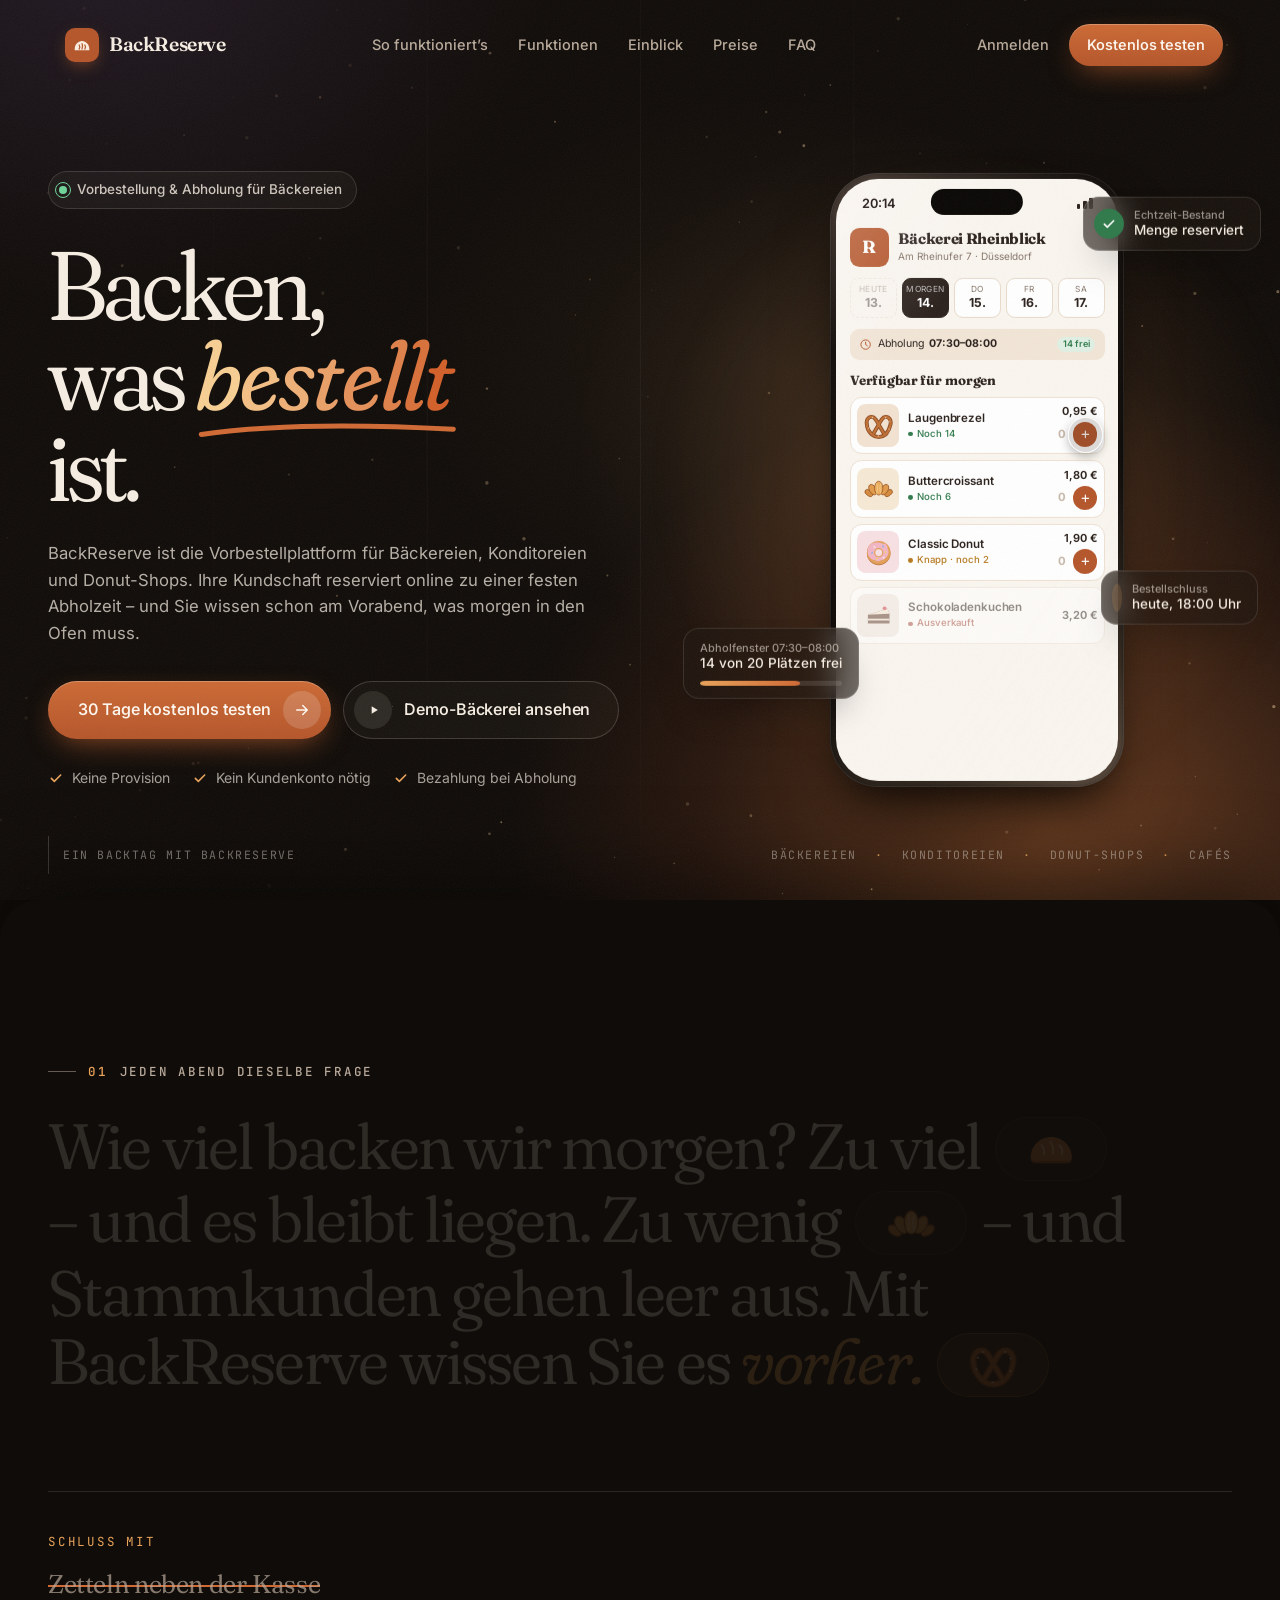
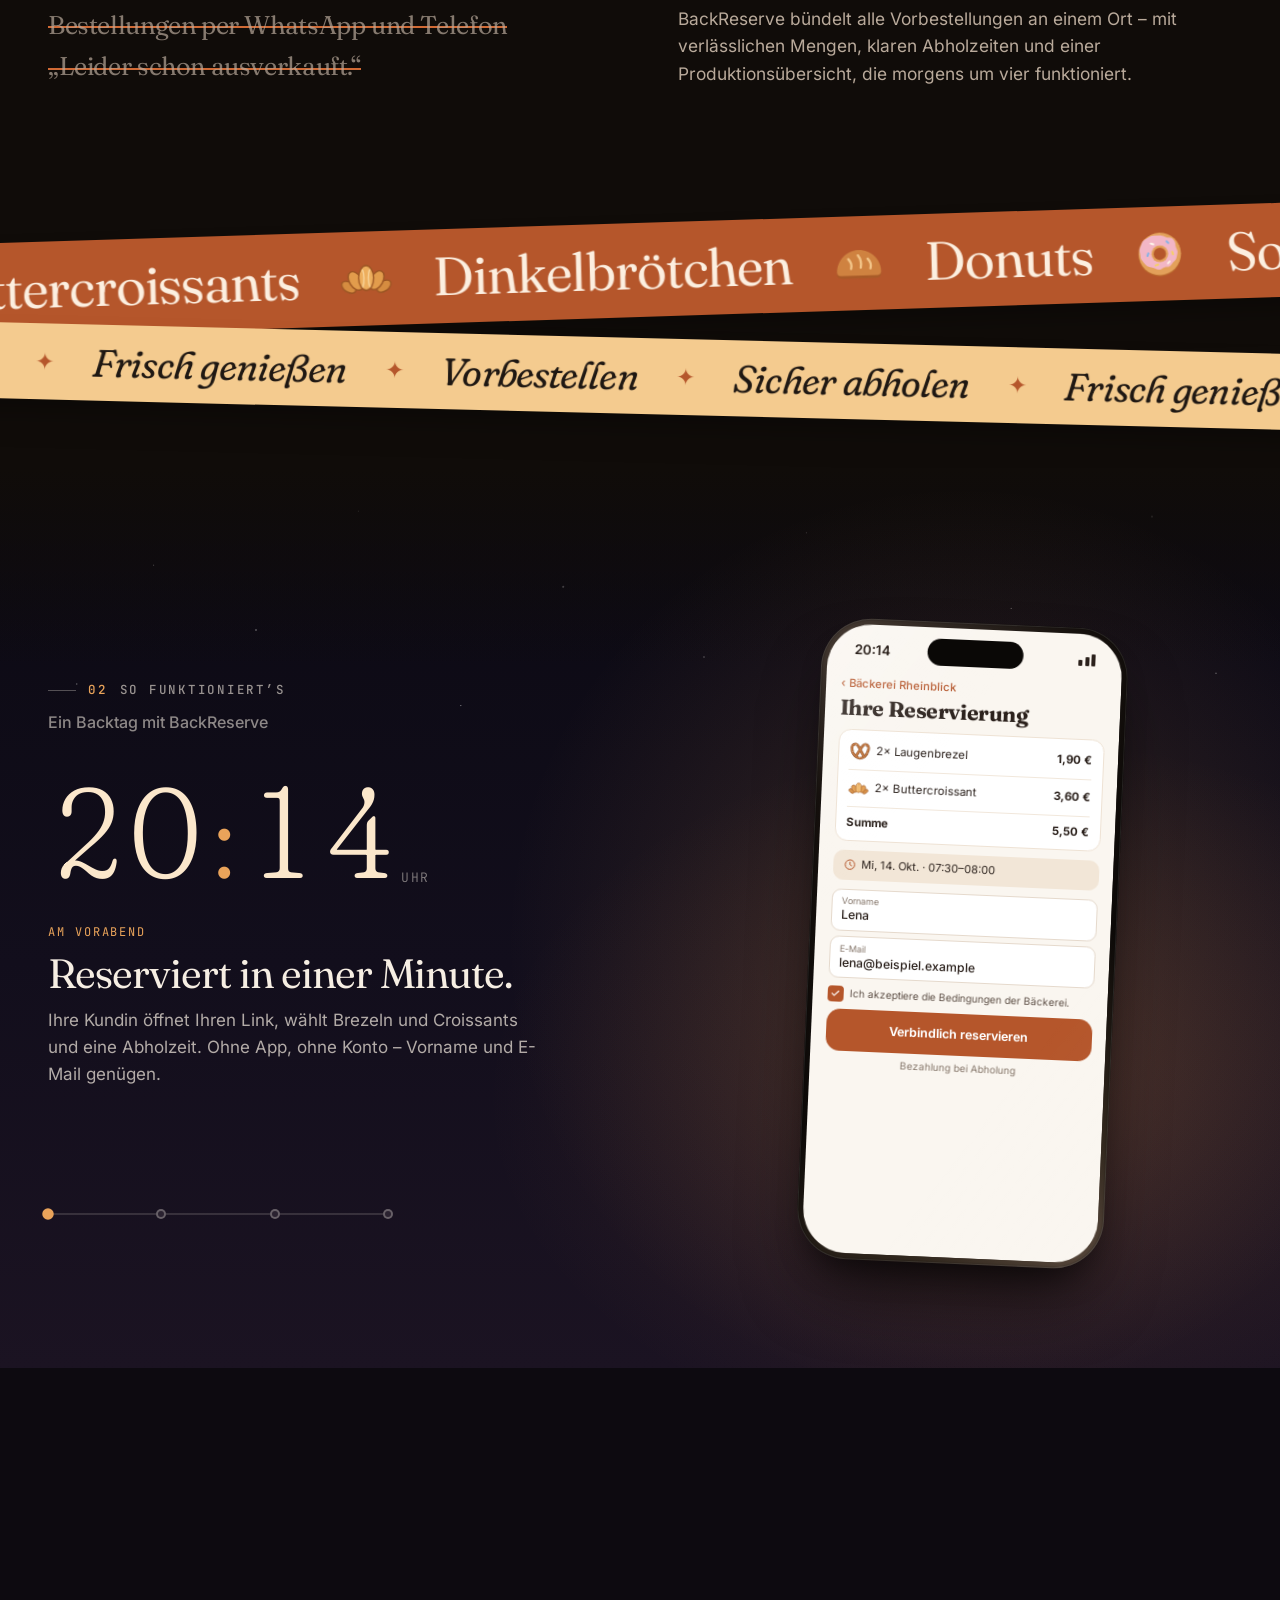
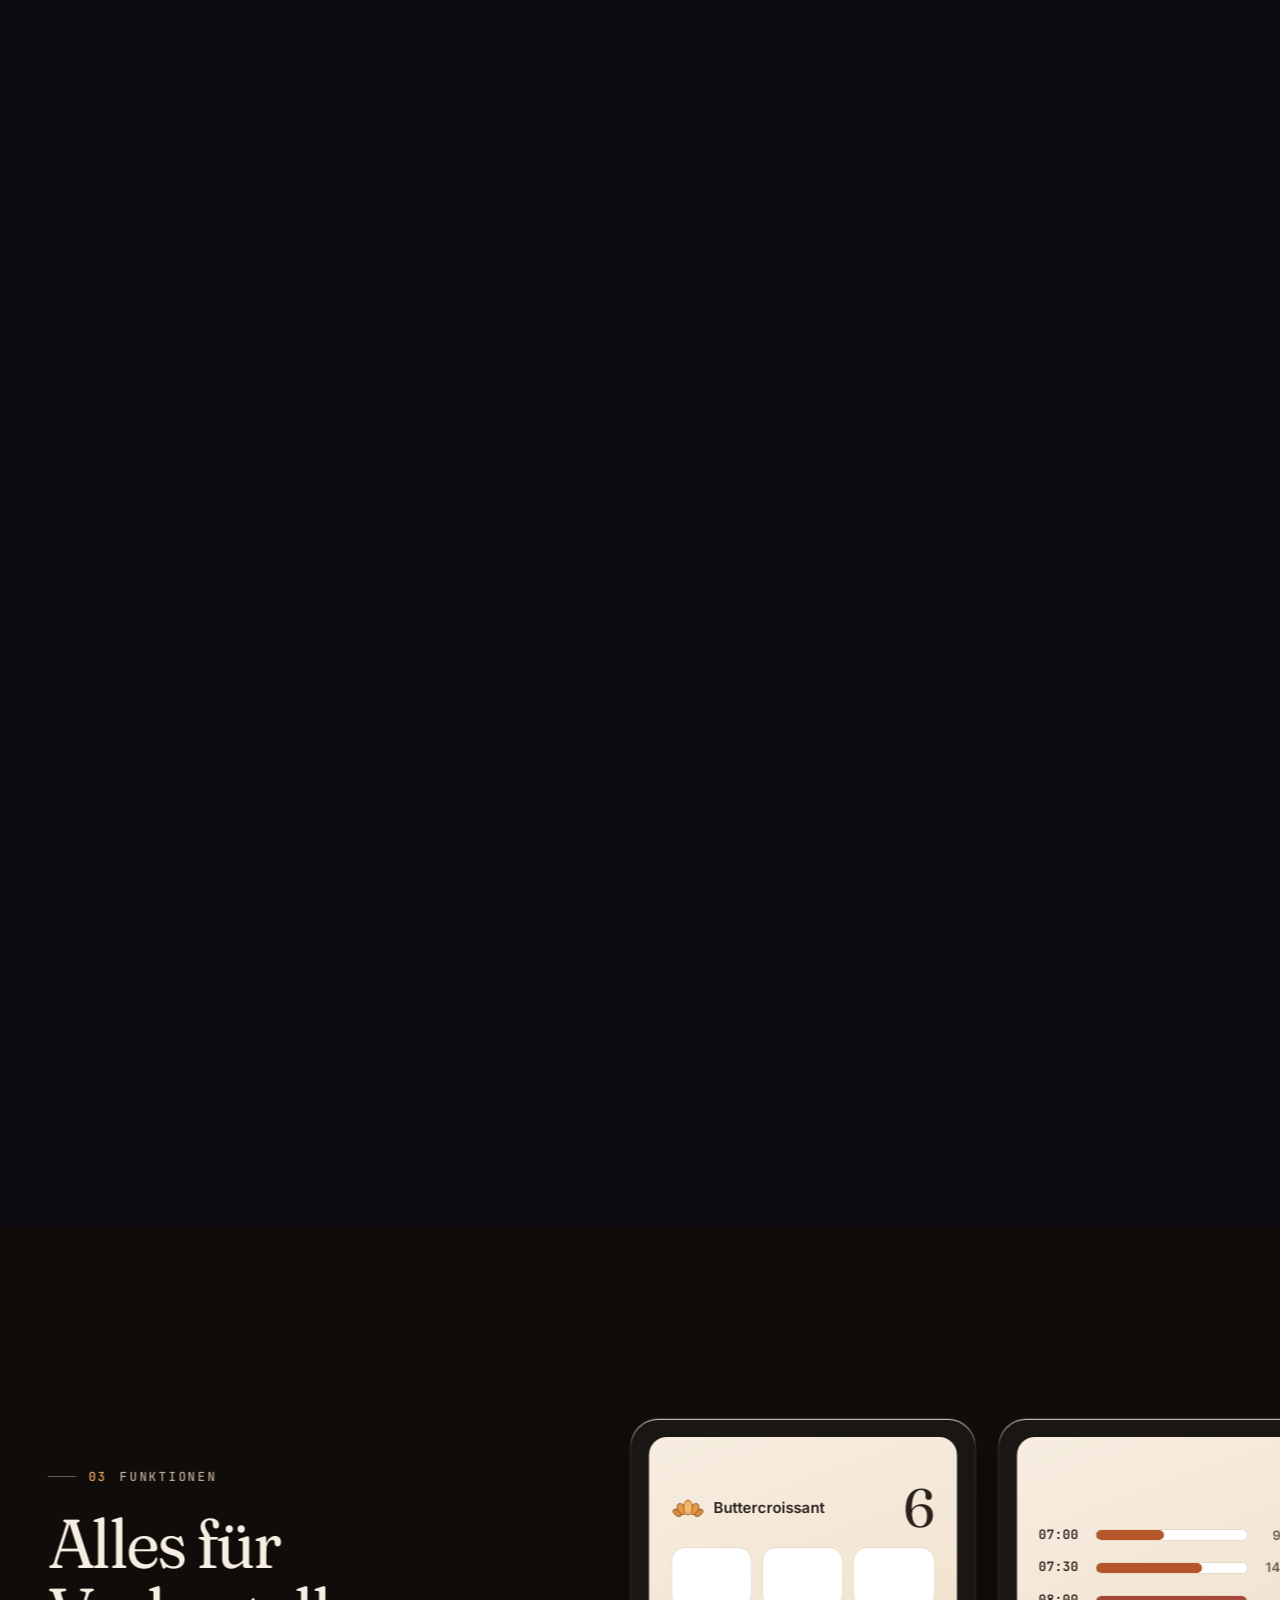
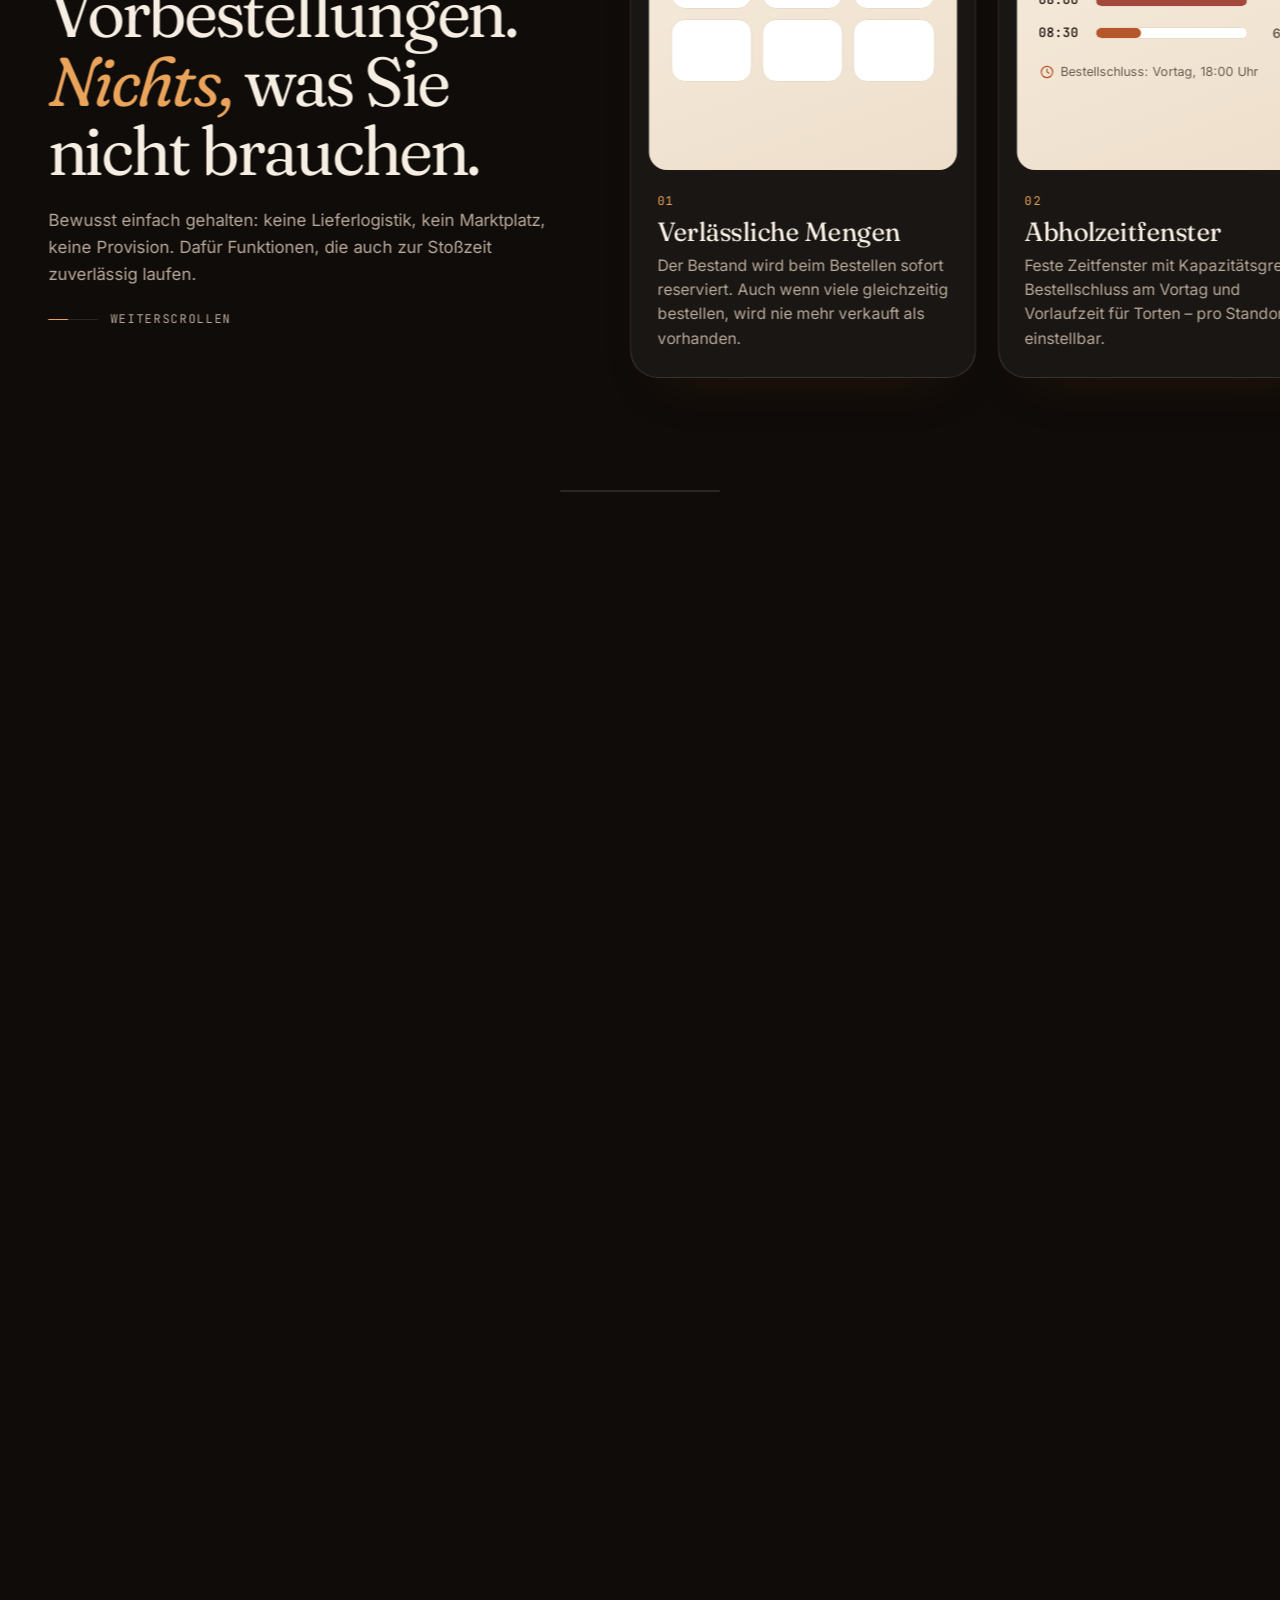
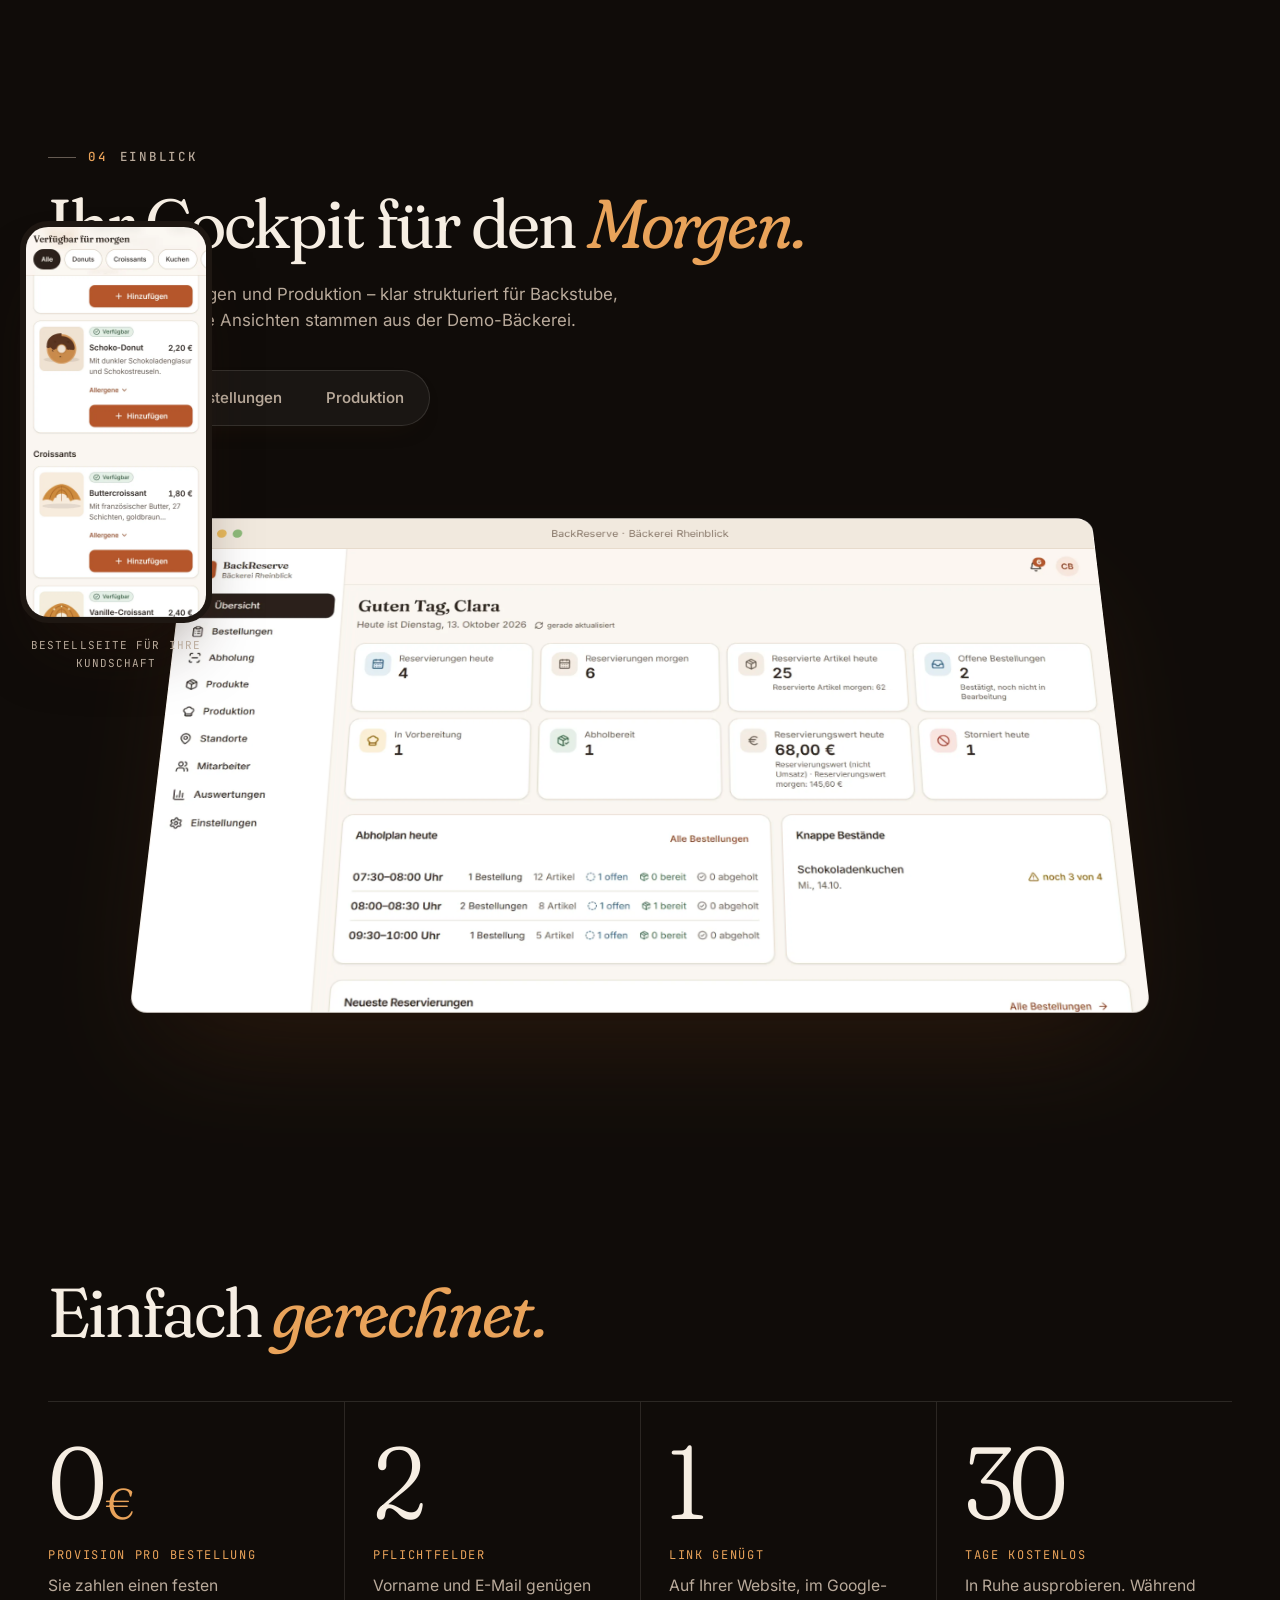
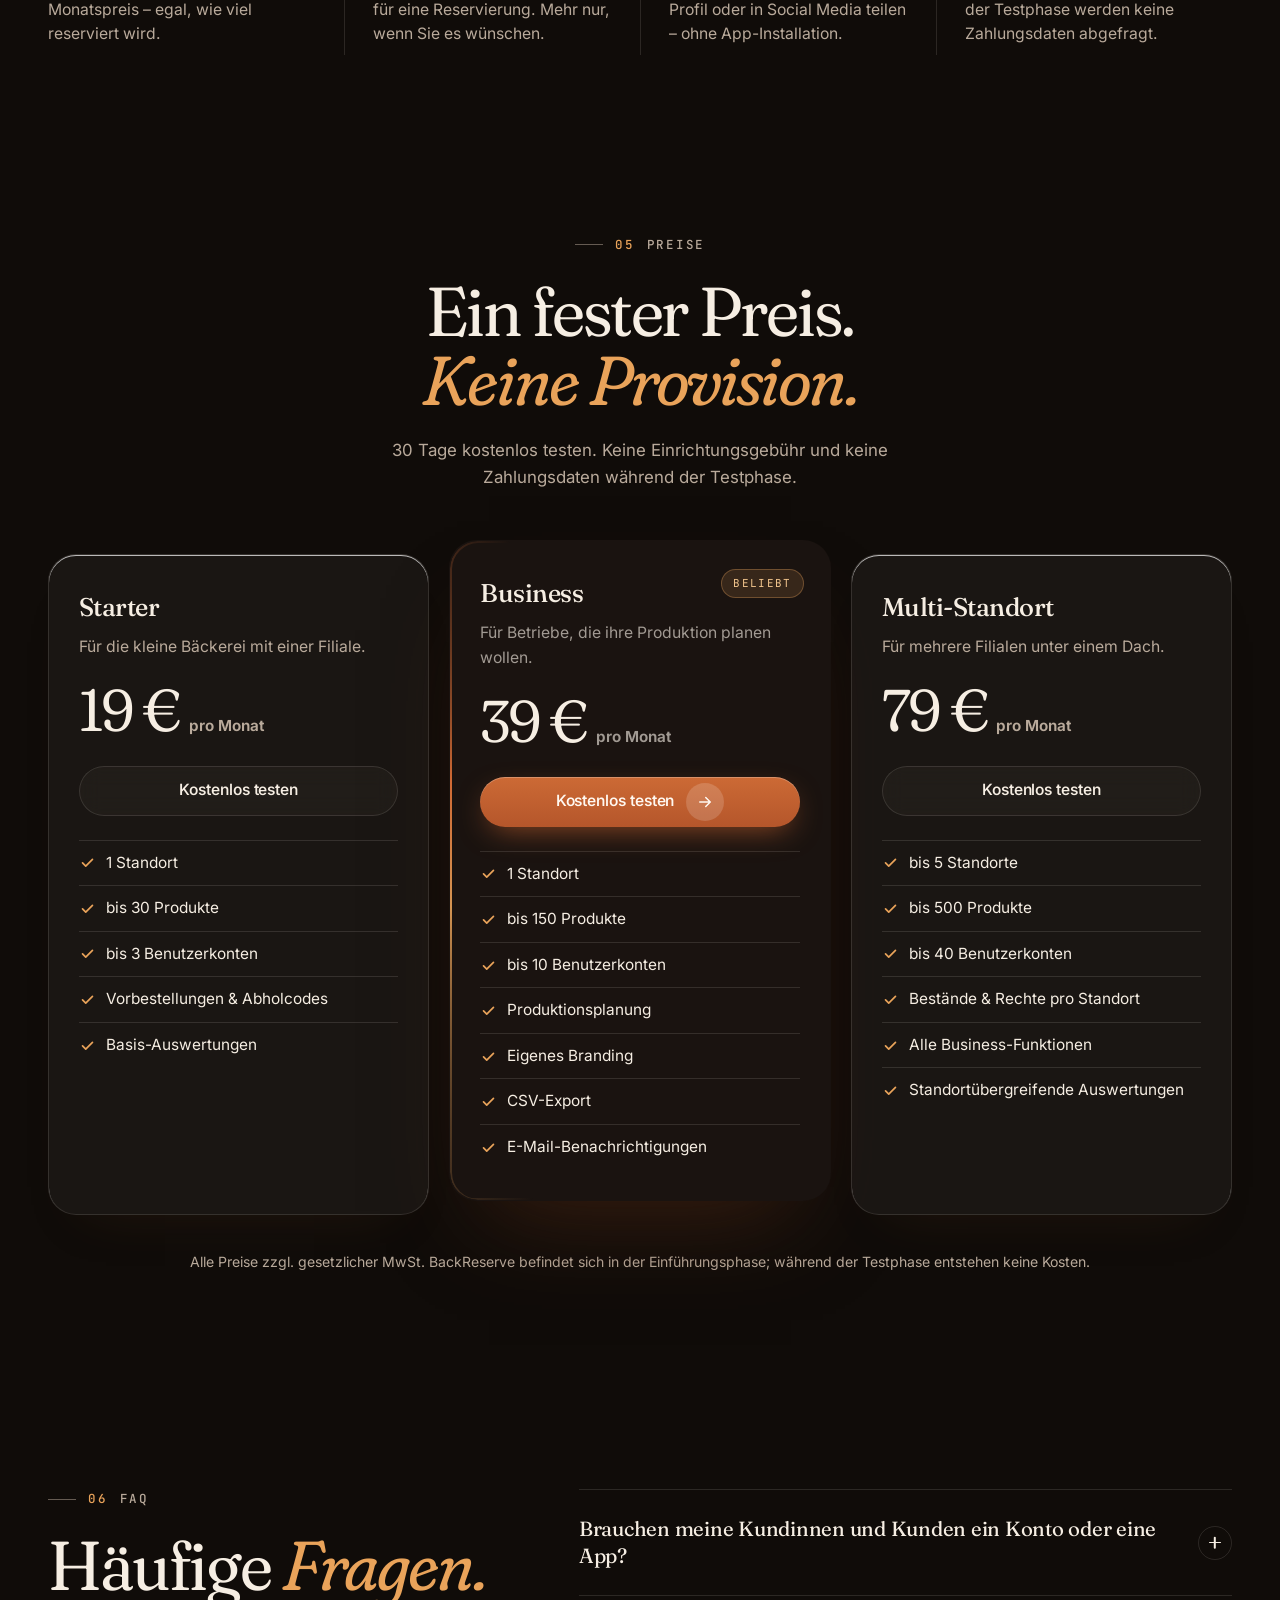
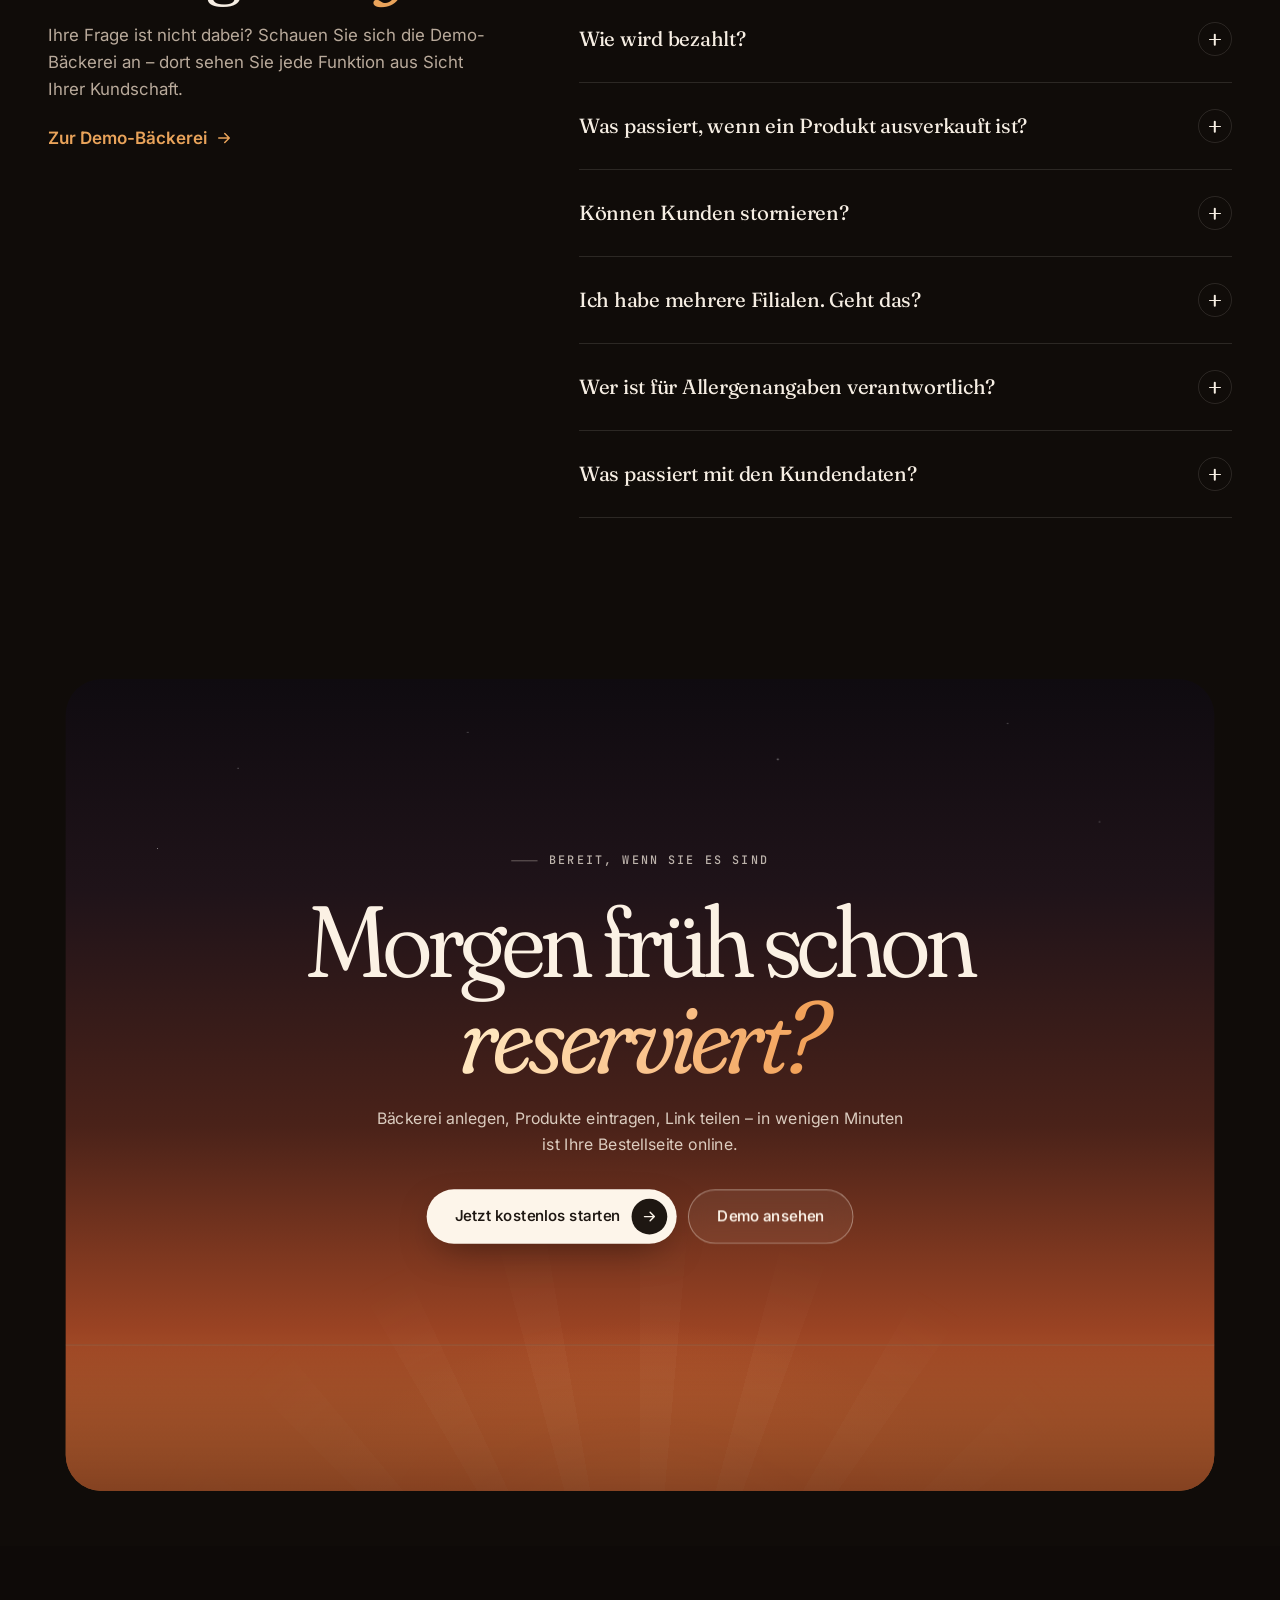
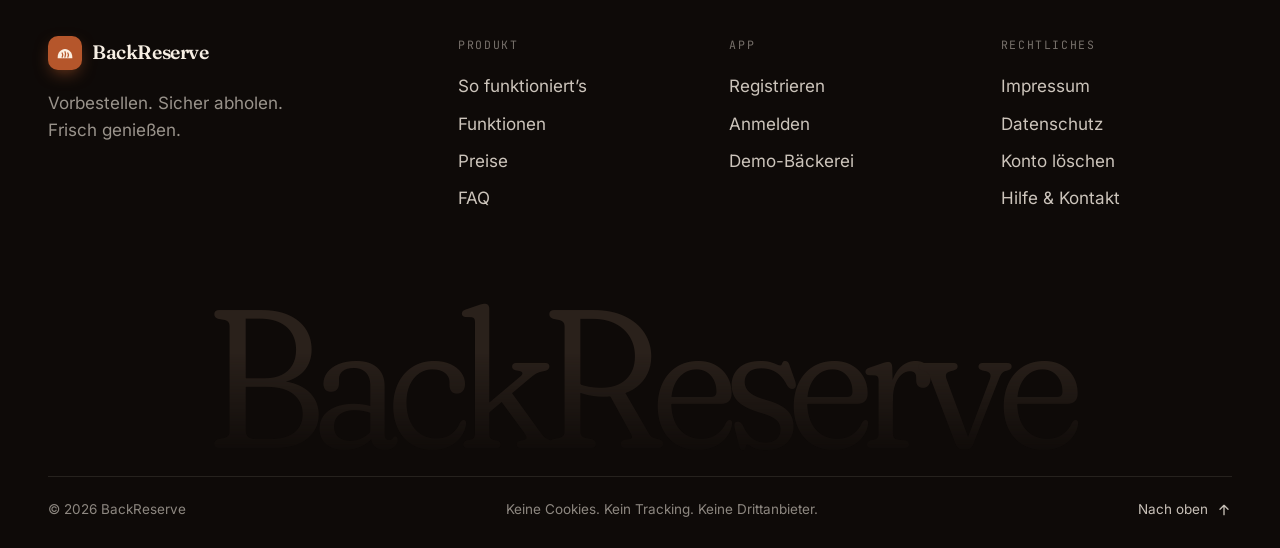
<file: index.html>
<!doctype html>
<html lang="de">
<head>
  <meta charset="utf-8" />
  <meta name="viewport" content="width=device-width, initial-scale=1, viewport-fit=cover" />
  <title>BackReserve – Vorbestellung und Abholung für Bäckereien</title>
  <meta name="description" content="BackReserve: Ihre Kundschaft reserviert Brötchen, Croissants und Kuchen online und holt sie zur gewählten Zeit ab. Ohne Provision, ohne Kundenkonto, Bezahlung bei Abholung." />
  <meta name="referrer" content="no-referrer" />
  <meta name="theme-color" content="#100C09" />
  <meta name="color-scheme" content="dark light" />
  <link rel="canonical" href="https://metur100.github.io/Back.Reserver.Landing/" />
  <meta property="og:title" content="BackReserve – Backen, was bestellt ist." />
  <meta property="og:description" content="Die Vorbestell- und Abholplattform für Bäckereien, Konditoreien und Donut-Shops." />
  <meta property="og:type" content="website" />
  <meta property="og:locale" content="de_DE" />
  <meta property="og:url" content="https://metur100.github.io/Back.Reserver.Landing/" />
  <meta property="og:image" content="https://metur100.github.io/Back.Reserver.Landing/assets/img/og.png" />
  <meta property="og:image:width" content="1200" />
  <meta property="og:image:height" content="630" />
  <meta name="twitter:card" content="summary_large_image" />
  <link rel="icon" type="image/svg+xml" href="assets/img/favicon.svg" />
  <link rel="preload" href="assets/fonts/fraunces-full.woff2" as="font" type="font/woff2" crossorigin />
  <link rel="preload" href="assets/fonts/fraunces-full-italic.woff2" as="font" type="font/woff2" crossorigin />
  <link rel="preload" href="assets/fonts/inter-var.woff2" as="font" type="font/woff2" crossorigin />
  <script>
    // Runs before first paint: enables the animated layout only when JavaScript is available.
    (function (d) {
      var c = d.documentElement.classList;
      c.add('js');
      if (window.matchMedia && matchMedia('(prefers-reduced-motion: reduce)').matches) c.add('reduced');
      try { if (sessionStorage.getItem('br-intro') === '1') c.add('no-intro'); } catch (e) { c.add('no-intro'); }
      // Failsafe: never keep content hidden if the main script fails to load.
      setTimeout(function () { c.add('is-ready'); }, 5000);
    })(document);
  </script>
  <link rel="stylesheet" href="assets/styles.css" />
</head>
<body data-theme="night">
  <a class="skip-link" href="#main">Zum Inhalt springen</a>

  <!-- Illustrations (decorative, reused via <use>) -->
  <svg class="sprite" aria-hidden="true" focusable="false">
    <symbol id="i-brezel" viewBox="0 0 64 64">
      <path d="M22 47L32 30C36 22 40 14 46 14C54 14 58 22 56 30C54 40 52 44 46 50C38 57 26 57 18 50C12 44 8 38 8 30C6 22 10 14 18 14C24 14 28 22 32 30L42 47" fill="none" stroke="#8A4A22" stroke-width="8" stroke-linecap="round" stroke-linejoin="round"/>
      <path d="M22 47L32 30C36 22 40 14 46 14C54 14 58 22 56 30C54 40 52 44 46 50C38 57 26 57 18 50C12 44 8 38 8 30C6 22 10 14 18 14C24 14 28 22 32 30L42 47" fill="none" stroke="#C27236" stroke-width="4.6" stroke-linecap="round" stroke-linejoin="round"/>
      <g fill="#FFF6EA"><rect x="12" y="22" width="2.6" height="1.8" rx=".9"/><rect x="18" y="15" width="2.6" height="1.8" rx=".9"/><rect x="45" y="15" width="2.6" height="1.8" rx=".9"/><rect x="52" y="23" width="2.6" height="1.8" rx=".9"/><rect x="10" y="36" width="2.6" height="1.8" rx=".9"/><rect x="52" y="38" width="2.6" height="1.8" rx=".9"/><rect x="30" y="52" width="2.6" height="1.8" rx=".9"/></g>
    </symbol>
    <symbol id="i-croissant" viewBox="0 0 64 64">
      <g stroke="#9A5422" stroke-width="1.6">
        <ellipse cx="12" cy="41" rx="5.5" ry="9" transform="rotate(-55 12 41)" fill="#D58C40"/>
        <ellipse cx="52" cy="41" rx="5.5" ry="9" transform="rotate(55 52 41)" fill="#D58C40"/>
        <ellipse cx="20" cy="34" rx="7" ry="11.5" transform="rotate(-30 20 34)" fill="#E29C4C"/>
        <ellipse cx="44" cy="34" rx="7" ry="11.5" transform="rotate(30 44 34)" fill="#E29C4C"/>
        <ellipse cx="32" cy="31" rx="8.5" ry="14" fill="#EDAE5D"/>
      </g>
      <path d="M28 22c2 4 2 14 0 19M36 22c-2 4-2 14 0 19" stroke="#F8D49A" stroke-width="1.6" stroke-linecap="round" fill="none"/>
    </symbol>
    <symbol id="i-donut" viewBox="0 0 64 64">
      <defs><mask id="donut-hole"><rect width="64" height="64" fill="#fff"/><circle cx="32" cy="32" r="7" fill="#000"/></mask></defs>
      <g mask="url(#donut-hole)">
        <circle cx="32" cy="33.5" r="24" fill="#B9692C"/>
        <circle cx="32" cy="32" r="24" fill="#E3A15A"/>
        <path d="M32 11c5 0 7 3 11 3s7 4 7 8 3 6 2 10-1 7-4 9-3 6-8 6-6 3-9 3-6-3-9-3-6-2-8-5-4-4-4-8-2-6 0-10 2-7 6-9 6-4 10-4z" fill="#F2B6C6"/>
        <circle cx="32" cy="32" r="9.5" fill="#E3A15A"/>
      </g>
      <g stroke-linecap="round" stroke-width="2.2">
        <path d="M22 20l3 1" stroke="#FFF6EA"/><path d="M40 18l2 2" stroke="#7DB3E8"/><path d="M46 30l1 3" stroke="#F6D25E"/>
        <path d="M18 34l1-3" stroke="#7DB3E8"/><path d="M27 45l3-1" stroke="#F6D25E"/><path d="M41 43l2-2" stroke="#FFF6EA"/>
      </g>
    </symbol>
    <symbol id="i-loaf" viewBox="0 0 64 64">
      <path d="M7 44c0-15 11-26 25-26s25 11 25 26c0 3-2 5-5 5H12c-3 0-5-2-5-5z" fill="#A85A27"/>
      <path d="M7 42c0-14 11-25 25-25s25 11 25 25c0 2-2 4-4 4H11c-2 0-4-2-4-4z" fill="#CF8240"/>
      <path d="M20 27c3 3 4 7 3 11M31 23c3 4 4 9 3 14M42 27c3 3 4 7 3 11" stroke="#F3C68A" stroke-width="2.6" stroke-linecap="round" fill="none"/>
    </symbol>
    <symbol id="i-cake" viewBox="0 0 64 64">
      <path d="M10 30l40-12 4 10v20H10z" fill="#5A3322"/>
      <path d="M10 30l40-12 4 10-44 2z" fill="#F4E3CF"/>
      <path d="M10 38h44v4H10z" fill="#F4E3CF"/>
      <circle cx="44" cy="17" r="4" fill="#C9333F"/>
    </symbol>
    <symbol id="i-arrow" viewBox="0 0 24 24"><path d="M5 12h13M13 6l6 6-6 6" fill="none" stroke="currentColor" stroke-width="2" stroke-linecap="round" stroke-linejoin="round"/></symbol>
    <symbol id="i-check" viewBox="0 0 24 24"><path d="M5 12.5l4.5 4.5L19 7.5" fill="none" stroke="currentColor" stroke-width="2.4" stroke-linecap="round" stroke-linejoin="round"/></symbol>
    <symbol id="i-clock" viewBox="0 0 24 24"><circle cx="12" cy="12" r="8.5" fill="none" stroke="currentColor" stroke-width="1.8"/><path d="M12 7.5V12l3 2" fill="none" stroke="currentColor" stroke-width="1.8" stroke-linecap="round"/></symbol>
    <symbol id="i-play" viewBox="0 0 24 24"><path d="M8 5.5v13l10.5-6.5z" fill="currentColor"/></symbol>
    <symbol id="i-plus" viewBox="0 0 24 24"><path d="M12 6v12M6 12h12" fill="none" stroke="currentColor" stroke-width="2.2" stroke-linecap="round"/></symbol>
    <symbol id="i-search" viewBox="0 0 24 24"><circle cx="11" cy="11" r="6.5" fill="none" stroke="currentColor" stroke-width="2"/><path d="M16 16l4 4" stroke="currentColor" stroke-width="2" stroke-linecap="round"/></symbol>
    <symbol id="i-mark" viewBox="0 0 32 32"><path d="M7 21c0-5.5 4-10 9-10s9 4.5 9 10v1.5H7z" fill="currentColor"/><path d="M12.5 16c1 1.5 1 3.5 0 5M16 14.5c1 2 1 4.5 0 6.5M19.5 16c1 1.5 1 3.5 0 5" stroke="var(--mark-cut, #100C09)" stroke-width="1.6" stroke-linecap="round" fill="none"/></symbol>
  </svg>

  <!-- Intro: the bakery wakes up (shown once per session, skipped for reduced motion) -->
  <div class="intro" aria-hidden="true">
    <div class="intro-center">
      <p class="intro-clock"><span data-intro-clock>03:56</span></p>
      <p class="intro-label">Die Backstube erwacht</p>
    </div>
    <div class="intro-bar"><span></span></div>
  </div>

  <div class="grain" aria-hidden="true"></div>
  <div class="scroll-progress" aria-hidden="true"><span></span></div>

  <header class="nav" data-nav>
    <div class="nav-pill">
      <a class="brand" href="#top" aria-label="BackReserve – zum Seitenanfang">
        <span class="brand-mark" aria-hidden="true"><svg viewBox="0 0 32 32"><use href="#i-mark"/></svg></span>
        <span class="brand-name">BackReserve</span>
      </a>
      <nav class="nav-links" aria-label="Hauptnavigation">
        <a href="#ablauf">So funktioniert’s</a>
        <a href="#funktionen">Funktionen</a>
        <a href="#einblick">Einblick</a>
        <a href="#preise">Preise</a>
        <a href="#faq">FAQ</a>
      </nav>
      <div class="nav-actions">
        <a class="nav-login" href="https://metur100.github.io/Back.Reserver.App/login">Anmelden</a>
        <a class="btn btn-primary btn-sm" data-magnetic href="https://metur100.github.io/Back.Reserver.App/registrieren"><span class="btn-label">Kostenlos testen</span></a>
        <button class="menu-toggle" type="button" aria-expanded="false" aria-controls="menu">
          <span class="sr-only" data-menu-label>Menü öffnen</span>
          <span class="menu-icon" aria-hidden="true"><i></i><i></i></span>
        </button>
      </div>
    </div>
  </header>

  <div class="menu" id="menu" hidden>
    <nav aria-label="Mobile Navigation">
      <a href="#ablauf"><span>01</span>So funktioniert’s</a>
      <a href="#funktionen"><span>02</span>Funktionen</a>
      <a href="#einblick"><span>03</span>Einblick</a>
      <a href="#preise"><span>04</span>Preise</a>
      <a href="#faq"><span>05</span>FAQ</a>
    </nav>
    <div class="menu-foot">
      <a class="btn btn-primary" href="https://metur100.github.io/Back.Reserver.App/registrieren"><span class="btn-label">30 Tage kostenlos testen</span></a>
      <a class="btn btn-ghost" href="https://metur100.github.io/Back.Reserver.App/login"><span class="btn-label">Anmelden</span></a>
    </div>
  </div>

  <main id="main">
    <!-- ============ HERO ============ -->
    <section class="hero" id="top" data-theme-section="night" aria-labelledby="hero-title">
      <div class="hero-bg" aria-hidden="true">
        <div class="hero-glow"></div>
        <div class="hero-light"></div>
        <canvas class="hero-dust" data-dust></canvas>
        <div class="hero-lines"></div>
      </div>

      <div class="hero-inner">
        <div class="hero-copy">
          <p class="hero-eyebrow" data-hero-in style="--hi:0"><span class="live-dot" aria-hidden="true"></span>Vorbestellung &amp; Abholung für Bäckereien</p>
          <h1 class="hero-title" id="hero-title" data-split="chars" data-proximity>
            <span class="ln">Backen,</span>
            <span class="ln">was <em>bestellt<svg class="swash" viewBox="0 0 300 26" preserveAspectRatio="none" aria-hidden="true"><path d="M6 18C70 7 170 3 294 11"/></svg></em></span>
            <span class="ln">ist.</span>
          </h1>
          <p class="hero-lead" data-hero-in style="--hi:6">BackReserve ist die Vorbestellplattform für Bäckereien, Konditoreien und Donut-Shops. Ihre Kundschaft reserviert online zu einer festen Abholzeit – und Sie wissen schon am Vorabend, was morgen in den Ofen muss.</p>
          <div class="hero-actions" data-hero-in style="--hi:7">
            <a class="btn btn-primary btn-lg" data-magnetic href="https://metur100.github.io/Back.Reserver.App/registrieren">
              <span class="btn-label">30 Tage kostenlos testen</span>
              <span class="btn-icon" aria-hidden="true"><svg><use href="#i-arrow"/></svg></span>
            </a>
            <a class="btn btn-ghost btn-lg" data-magnetic href="https://metur100.github.io/Back.Reserver.App/b/baeckerei-rheinblick">
              <span class="btn-icon btn-icon-play" aria-hidden="true"><svg><use href="#i-play"/></svg></span>
              <span class="btn-label">Demo-Bäckerei ansehen</span>
            </a>
          </div>
          <ul class="hero-proof" data-hero-in style="--hi:8" aria-label="Vorteile auf einen Blick">
            <li><svg aria-hidden="true"><use href="#i-check"/></svg>Keine Provision</li>
            <li><svg aria-hidden="true"><use href="#i-check"/></svg>Kein Kundenkonto nötig</li>
            <li><svg aria-hidden="true"><use href="#i-check"/></svg>Bezahlung bei Abholung</li>
          </ul>
        </div>

        <!-- Animated product demo (decorative) -->
        <div class="hero-stage" data-hero-stage aria-hidden="true">
          <div class="stage-halo"></div>

          <div class="receipt" data-depth="0.5">
            <div class="receipt-paper">
              <p class="r-head">Bäckerei Rheinblick</p>
              <p class="r-sub">Reservierung · Mi, 14.10.</p>
              <p class="r-rule"></p>
              <p class="r-row"><span>1× Laugenbrezel</span><span>0,95</span></p>
              <p class="r-row"><span>2× Buttercroissant</span><span>3,60</span></p>
              <p class="r-row"><span>1× Classic Donut</span><span>1,90</span></p>
              <p class="r-rule"></p>
              <p class="r-row r-total"><span>Summe</span><span>6,45 €</span></p>
              <p class="r-row"><span>Abholung</span><span>07:30–08:00</span></p>
              <p class="r-note">Bezahlung bei Abholung</p>
              <div class="r-code"><span class="qr" data-qr="BR-7K4M9X"></span><span><small>Abholcode</small><b>BR-7K4M9X</b></span></div>
            </div>
          </div>

          <div class="phone phone-hero" data-depth="1">
            <div class="phone-frame">
              <div class="phone-screen">
                <div class="status"><span>20:14</span><i class="island"></i><span class="status-r"><i></i><i></i><i></i></span></div>
                <div class="app shop" data-shop>
                  <div class="shop-head">
                    <span class="shop-logo">R</span>
                    <span><b class="shop-name">Bäckerei Rheinblick</b><small>Am Rheinufer 7 · Düsseldorf</small></span>
                  </div>
                  <div class="shop-days">
                    <span class="day is-off"><small>Heute</small><b>13.</b></span>
                    <span class="day is-on"><small>Morgen</small><b>14.</b></span>
                    <span class="day"><small>Do</small><b>15.</b></span>
                    <span class="day"><small>Fr</small><b>16.</b></span>
                    <span class="day"><small>Sa</small><b>17.</b></span>
                  </div>
                  <p class="shop-slot"><svg><use href="#i-clock"/></svg>Abholung <b>07:30–08:00</b><span class="slot-free">14 frei</span></p>
                  <p class="shop-h">Verfügbar für morgen</p>
                  <ul class="shop-list">
                    <li class="item" data-item data-price="0.95" data-stock="14">
                      <span class="item-img tint-a"><svg><use href="#i-brezel"/></svg></span>
                      <span class="item-body"><b>Laugenbrezel</b><span class="stock"><i></i><span data-stock-label>Noch 14</span></span></span>
                      <span class="item-side"><span class="price">0,95 €</span><span class="stepper"><span class="qty" data-qty>0</span><span class="plus" data-plus><svg><use href="#i-plus"/></svg></span></span></span>
                    </li>
                    <li class="item" data-item data-price="1.80" data-stock="6">
                      <span class="item-img tint-b"><svg><use href="#i-croissant"/></svg></span>
                      <span class="item-body"><b>Buttercroissant</b><span class="stock"><i></i><span data-stock-label>Noch 6</span></span></span>
                      <span class="item-side"><span class="price">1,80 €</span><span class="stepper"><span class="qty" data-qty>0</span><span class="plus" data-plus><svg><use href="#i-plus"/></svg></span></span></span>
                    </li>
                    <li class="item is-low" data-item data-price="1.90" data-stock="2">
                      <span class="item-img tint-c"><svg><use href="#i-donut"/></svg></span>
                      <span class="item-body"><b>Classic Donut</b><span class="stock"><i></i><span data-stock-label>Knapp · noch 2</span></span></span>
                      <span class="item-side"><span class="price">1,90 €</span><span class="stepper"><span class="qty" data-qty>0</span><span class="plus" data-plus><svg><use href="#i-plus"/></svg></span></span></span>
                    </li>
                    <li class="item is-out">
                      <span class="item-img tint-d"><svg><use href="#i-cake"/></svg></span>
                      <span class="item-body"><b>Schokoladenkuchen</b><span class="stock"><i></i><span>Ausverkauft</span></span></span>
                      <span class="item-side"><span class="price">3,20 €</span></span>
                    </li>
                  </ul>
                  <div class="cart" data-cart>
                    <span class="cart-bag"><span data-cart-count>0</span></span>
                    <span class="cart-info"><small>Warenkorb</small><b data-cart-total>0,00 €</b></span>
                    <span class="cart-btn" data-cart-btn>Reservieren</span>
                  </div>
                  <div class="toast" data-toast><svg><use href="#i-check"/></svg><span>Reserviert · <b>BR-7K4M9X</b></span></div>
                  <span class="tap" data-tap></span>
                </div>
              </div>
            </div>
          </div>

          <div class="chip chip-a" data-depth="1.6"><i class="chip-ok"><svg><use href="#i-check"/></svg></i><span><small>Echtzeit-Bestand</small>Menge reserviert</span></div>
          <div class="chip chip-b" data-depth="1.3"><span><small>Abholfenster 07:30–08:00</small>14 von 20 Plätzen frei</span><i class="chip-bar"><i></i></i></div>
          <div class="chip chip-c" data-depth="2"><svg class="chip-clock"><use href="#i-clock"/></svg><span><small>Bestellschluss</small>heute, 18:00 Uhr</span></div>
        </div>
      </div>

      <div class="hero-foot" data-hero-in style="--hi:9">
        <a class="scroll-cue" href="#problem"><span class="scroll-cue-line" aria-hidden="true"></span>Ein Backtag mit BackReserve</a>
        <p class="hero-foot-note"><span>Bäckereien</span><span>Konditoreien</span><span>Donut-Shops</span><span>Cafés</span></p>
      </div>
    </section>

    <!-- ============ STATEMENT ============ -->
    <section class="statement" id="problem" data-theme-section="night" aria-labelledby="problem-title">
      <div class="container">
        <p class="eyebrow" data-reveal><span class="eyebrow-no">01</span>Jeden Abend dieselbe Frage</p>
        <h2 class="sr-only" id="problem-title">Das Problem: Wie viel backen wir morgen?</h2>
        <p class="statement-text" data-words data-scene data-start="0.85" data-end="0.45">
          Wie viel backen wir morgen? Zu viel <span class="pill-ic" aria-hidden="true"><svg><use href="#i-loaf"/></svg></span> – und es bleibt liegen. Zu wenig <span class="pill-ic" aria-hidden="true"><svg><use href="#i-croissant"/></svg></span> – und Stammkunden gehen leer aus. Mit BackReserve wissen Sie es <em>vorher.</em> <span class="pill-ic pill-ic-accent" aria-hidden="true"><svg><use href="#i-brezel"/></svg></span>
        </p>

        <div class="statement-grid">
          <div class="strike-list" data-reveal>
            <p class="strike-title">Schluss mit</p>
            <ul>
              <li data-strike style="--sd:0"><span>Zetteln neben der Kasse</span></li>
              <li data-strike style="--sd:1"><span>Bestellungen per WhatsApp und Telefon</span></li>
              <li data-strike style="--sd:2"><span>„Leider schon ausverkauft.“</span></li>
            </ul>
          </div>
          <p class="statement-aside" data-reveal style="--rd:200">BackReserve bündelt alle Vorbestellungen an einem Ort – mit verlässlichen Mengen, klaren Abholzeiten und einer Produktionsübersicht, die morgens um vier funktioniert.</p>
        </div>
      </div>
    </section>

    <!-- ============ MARQUEE ============ -->
    <div class="marquee" aria-hidden="true" data-marquee>
      <div class="marquee-row" data-marquee-row="1">
        <div class="marquee-track">
          <span>Laugenbrezeln</span><svg><use href="#i-brezel"/></svg><span>Buttercroissants</span><svg><use href="#i-croissant"/></svg><span>Dinkelbrötchen</span><svg><use href="#i-loaf"/></svg><span>Donuts</span><svg><use href="#i-donut"/></svg><span>Sonntagstorten</span><svg><use href="#i-cake"/></svg><span>Zimtschnecken</span><svg><use href="#i-croissant"/></svg>
        </div>
      </div>
      <div class="marquee-row marquee-row-alt" data-marquee-row="-1">
        <div class="marquee-track">
          <span>Vorbestellen</span><i>✦</i><span>Sicher abholen</span><i>✦</i><span>Frisch genießen</span><i>✦</i><span>Vorbestellen</span><i>✦</i><span>Sicher abholen</span><i>✦</i><span>Frisch genießen</span><i>✦</i>
        </div>
      </div>
    </div>

    <!-- ============ STORY (pinned) ============ -->
    <section class="story" id="ablauf" data-theme-section="night" data-story data-step="0" aria-labelledby="story-title">
      <div class="story-sticky">
        <div class="story-sky" aria-hidden="true">
          <div class="sky sky-0"><i class="stars"></i></div>
          <div class="sky sky-1"><i class="stars"></i></div>
          <div class="sky sky-2"></div>
          <div class="sky sky-3"></div>
        </div>

        <div class="story-inner">
          <div class="story-text">
            <p class="eyebrow"><span class="eyebrow-no">02</span>So funktioniert’s</p>
            <h2 class="story-title" id="story-title">Ein Backtag mit BackReserve</h2>

            <div class="story-clock" aria-hidden="true">
              <span class="roll" data-roll="0"><span>0<br>1<br>2<br>3<br>4<br>5<br>6<br>7<br>8<br>9</span></span><span class="roll" data-roll="1"><span>0<br>1<br>2<br>3<br>4<br>5<br>6<br>7<br>8<br>9</span></span><span class="colon">:</span><span class="roll" data-roll="2"><span>0<br>1<br>2<br>3<br>4<br>5<br>6<br>7<br>8<br>9</span></span><span class="roll" data-roll="3"><span>0<br>1<br>2<br>3<br>4<br>5<br>6<br>7<br>8<br>9</span></span>
              <span class="clock-unit">Uhr</span>
            </div>

            <ol class="story-steps">
              <li class="step" data-time="20:14">
                <p class="step-kicker">Am Vorabend</p>
                <h3>Reserviert in einer Minute.</h3>
                <p>Ihre Kundin öffnet Ihren Link, wählt Brezeln und Croissants und eine Abholzeit. Ohne App, ohne Konto – Vorname und E-Mail genügen.</p>
              </li>
              <li class="step" data-time="20:15">
                <p class="step-kicker">Im selben Moment</p>
                <h3>Reserviert ist reserviert.</h3>
                <p>Die Ware wird sofort fest eingeplant – auch wenn viele gleichzeitig bestellen. Die Bestätigung mit Abholcode und QR-Code kommt per E-Mail.</p>
              </li>
              <li class="step" data-time="04:00">
                <p class="step-kicker">In der Backstube</p>
                <h3>Gebacken wird, was bestellt ist.</h3>
                <p>Die Produktionsübersicht zeigt je Produkt und Abholfenster, was reserviert ist. Planen statt schätzen – und weniger, das abends übrig bleibt.</p>
              </li>
              <li class="step" data-time="07:32">
                <p class="step-kicker">An der Theke</p>
                <h3>Übergabe in Sekunden.</h3>
                <p>Code nennen oder QR scannen, prüfen, als abgeholt markieren. Bezahlt wird wie gewohnt an der Kasse.</p>
              </li>
            </ol>

            <div class="story-rail" aria-hidden="true">
              <span class="rail-fill"></span>
              <i></i><i></i><i></i><i></i>
            </div>
          </div>

          <div class="story-device" aria-hidden="true">
            <div class="phone phone-story">
              <div class="phone-frame">
                <div class="phone-screen">
                  <div class="status"><span data-status-time>20:14</span><i class="island"></i><span class="status-r"><i></i><i></i><i></i></span></div>

                  <!-- Screen 0: checkout -->
                  <div class="app screen" data-s="0">
                    <p class="scr-back">‹ Bäckerei Rheinblick</p>
                    <p class="scr-title">Ihre Reservierung</p>
                    <div class="co-items">
                      <p><span><svg><use href="#i-brezel"/></svg>2× Laugenbrezel</span><b>1,90 €</b></p>
                      <p><span><svg><use href="#i-croissant"/></svg>2× Buttercroissant</span><b>3,60 €</b></p>
                      <p class="co-sum"><span>Summe</span><b>5,50 €</b></p>
                    </div>
                    <p class="co-slot"><svg><use href="#i-clock"/></svg>Mi, 14. Okt. · 07:30–08:00</p>
                    <div class="field"><small>Vorname</small><span class="type" style="--ch:4">Lena</span></div>
                    <div class="field"><small>E-Mail</small><span class="type type-2" style="--ch:19">lena@beispiel.example</span></div>
                    <p class="co-consent"><i><svg><use href="#i-check"/></svg></i>Ich akzeptiere die Bedingungen der Bäckerei.</p>
                    <span class="co-btn">Verbindlich reservieren</span>
                    <p class="co-note">Bezahlung bei Abholung</p>
                  </div>

                  <!-- Screen 1: confirmation -->
                  <div class="app screen screen-confirm" data-s="1">
                    <svg class="big-check" viewBox="0 0 64 64"><circle cx="32" cy="32" r="28"/><path d="M20 33l8 8 16-17"/></svg>
                    <p class="scr-title center">Reserviert!</p>
                    <p class="scr-sub center">Wir haben Ihnen eine Bestätigung per E-Mail gesendet.</p>
                    <div class="code-card">
                      <small>Ihr Abholcode</small>
                      <b>BR-7K4M9X</b>
                      <span class="qr qr-lg" data-qr="BR-7K4M9X-L"></span>
                      <p><svg><use href="#i-clock"/></svg>Mi, 14. Okt. · 07:30–08:00</p>
                    </div>
                    <span class="cf-btn">Zum Kalender hinzufügen</span>
                    <p class="cf-note">Stornieren möglich bis Di, 18:00 Uhr</p>
                  </div>

                  <!-- Screen 2: production -->
                  <div class="app screen screen-prod" data-s="2">
                    <p class="scr-title">Produktion</p>
                    <p class="scr-sub">Mittwoch, 14. Oktober</p>
                    <div class="prod-stats"><p><small>Reserviert</small><b>230</b></p><p><small>Geplant</small><b>314</b></p><p><small>Frei</small><b>84</b></p></div>
                    <div class="prod-legend"><span><i class="lg-a"></i>reserviert</span><span><i class="lg-b"></i>geplant</span></div>
                    <ul class="prod-list">
                      <li style="--r:.72; --pi:0"><p><b>Laugenbrezel</b><span>86 / 120</span></p><i><i></i></i></li>
                      <li style="--r:.84; --pi:1"><p><b>Buttercroissant</b><span>42 / 50</span></p><i><i></i></i></li>
                      <li style="--r:.58; --pi:2"><p><b>Classic Donut</b><span>35 / 60</span></p><i><i></i></i></li>
                      <li style="--r:.8; --pi:3"><p><b>Dinkelbrötchen</b><span>64 / 80</span></p><i><i></i></i></li>
                      <li class="is-low" style="--r:.75; --pi:4"><p><b>Schokoladenkuchen</b><span>3 / 4</span></p><i><i></i></i></li>
                    </ul>
                    <p class="prod-slots"><span>07:00</span><span class="on">07:30</span><span>08:00</span><span>08:30</span></p>
                    <div class="tabbar"><span><i></i>Übersicht</span><span><i></i>Bestellungen</span><span><i></i>Abholung</span><span class="on"><i></i>Produktion</span></div>
                  </div>

                  <!-- Screen 3: pickup -->
                  <div class="app screen screen-pickup" data-s="3">
                    <p class="scr-title">Abholung</p>
                    <p class="scr-sub">Abholcode eingeben oder QR-Code scannen.</p>
                    <div class="pick-input"><span class="type type-code" style="--ch:9">BR-7K4M9X</span></div>
                    <span class="pick-btn"><svg><use href="#i-search"/></svg>Suchen</span>
                    <div class="pick-card">
                      <small>BR-7K4M9X</small>
                      <b>Lena Schneider</b>
                      <p><svg><use href="#i-clock"/></svg>Mi, 14. Okt. · 07:30–08:00</p>
                      <p class="pick-items">2× Laugenbrezel · 2× Buttercroissant</p>
                      <span class="pick-done"><svg><use href="#i-check"/></svg>Als abgeholt markieren</span>
                      <span class="stamp">Abgeholt</span>
                    </div>
                    <div class="tabbar"><span><i></i>Übersicht</span><span><i></i>Bestellungen</span><span class="on"><i></i>Abholung</span><span><i></i>Produktion</span></div>
                  </div>
                </div>
              </div>
            </div>
          </div>
        </div>
      </div>
    </section>

    <!-- ============ FEATURES (horizontal) ============ -->
    <section class="features" id="funktionen" data-theme-section="day" aria-labelledby="features-title">
      <div class="hscroll" data-hscroll>
        <div class="hscroll-sticky">
          <div class="hscroll-track" data-hscroll-track>
            <div class="h-intro">
              <p class="eyebrow"><span class="eyebrow-no">03</span>Funktionen</p>
              <h2 id="features-title" class="h2">Alles für Vorbestellungen. <em>Nichts,</em> was Sie nicht brauchen.</h2>
              <p class="lead">Bewusst einfach gehalten: keine Lieferlogistik, kein Marktplatz, keine Provision. Dafür Funktionen, die auch zur Stoßzeit zuverlässig laufen.</p>
              <p class="h-hint" aria-hidden="true"><span></span>Weiterscrollen</p>
            </div>

            <article class="fcard" data-fcard>
              <div class="fviz viz-stock" aria-hidden="true">
                <div class="vs-head"><span><svg><use href="#i-croissant"/></svg>Buttercroissant</span><b class="vs-count"><span>6<br>5<br>4<br>3<br>2<br>1<br>0</span></b></div>
                <div class="vs-grid"><i style="--k:0"></i><i style="--k:1"></i><i style="--k:2"></i><i style="--k:3"></i><i style="--k:4"></i><i style="--k:5"></i></div>
                <p class="vs-sold">Ausverkauft – nichts überbucht</p>
              </div>
              <p class="fno">01</p>
              <h3>Verlässliche Mengen</h3>
              <p>Der Bestand wird beim Bestellen sofort reserviert. Auch wenn viele gleichzeitig bestellen, wird nie mehr verkauft als vorhanden.</p>
            </article>

            <article class="fcard" data-fcard>
              <div class="fviz viz-slots" aria-hidden="true">
                <p><span>07:00</span><i style="--w:.45"><i></i></i><b>9/20</b></p>
                <p><span>07:30</span><i style="--w:.7"><i></i></i><b>14/20</b></p>
                <p class="full"><span>08:00</span><i style="--w:1"><i></i></i><b>voll</b></p>
                <p><span>08:30</span><i style="--w:.3"><i></i></i><b>6/20</b></p>
                <p class="vsl-note"><svg><use href="#i-clock"/></svg>Bestellschluss: Vortag, 18:00 Uhr</p>
              </div>
              <p class="fno">02</p>
              <h3>Abholzeitfenster</h3>
              <p>Feste Zeitfenster mit Kapazitätsgrenze, Bestellschluss am Vortag und Vorlaufzeit für Torten – pro Standort einstellbar.</p>
            </article>

            <article class="fcard" data-fcard>
              <div class="fviz viz-code" aria-hidden="true">
                <span class="qr qr-anim" data-qr="FEATURE-QR"></span>
                <p class="vc-code"><span>BR-</span><span>7</span><span>K</span><span>4</span><span>M</span><span>9</span><span>X</span></p>
                <p class="vc-mail"><i>@</i>Bestätigung gesendet</p>
              </div>
              <p class="fno">03</p>
              <h3>Abholcode &amp; QR-Code</h3>
              <p>Jede Reservierung erhält einen gut lesbaren Code und einen QR-Code per E-Mail. Das Team findet die Bestellung in Sekunden.</p>
            </article>

            <article class="fcard" data-fcard>
              <div class="fviz viz-bars" aria-hidden="true">
                <div class="vb-chart">
                  <span style="--h:.62; --g:.9"><i></i></span><span style="--h:.84; --g:.95"><i></i></span><span style="--h:.48; --g:.7"><i></i></span><span style="--h:.92; --g:1"><i></i></span><span style="--h:.7; --g:.85"><i></i></span><span style="--h:.36; --g:.55"><i></i></span>
                </div>
                <p class="vb-legend"><span><i class="a"></i>reserviert</span><span><i class="b"></i>geplant</span></p>
              </div>
              <p class="fno">04</p>
              <h3>Produktionsübersicht</h3>
              <p>Geplant, reserviert, noch verfügbar – je Produkt und Abholfenster. Mengen vom Vortag übernehmen Sie mit einem Klick.</p>
            </article>

            <article class="fcard" data-fcard>
              <div class="fviz viz-locs" aria-hidden="true">
                <div class="vl-map"><i class="pin p1"></i><i class="pin p2"></i><i class="pin p3"></i><svg viewBox="0 0 200 120" preserveAspectRatio="none"><path d="M0 70C40 60 60 90 100 74S160 40 200 52" /></svg></div>
                <p><b>Altstadt</b><span>Bestand 120</span></p>
                <p><b>Oberkassel</b><span>Bestand 80</span></p>
                <p><b>Bilk</b><span>Bestand 60</span></p>
              </div>
              <p class="fno">05</p>
              <h3>Mehrere Filialen</h3>
              <p>Bestände, Abholzeiten und Rechte pro Standort. Filialleitungen sehen nur, was sie betrifft.</p>
            </article>

            <article class="fcard" data-fcard>
              <div class="fviz viz-team" aria-hidden="true">
                <p style="--t:0"><i class="av av1">CB</i><b>Inhaberin</b><span class="tg on"></span></p>
                <p style="--t:1"><i class="av av2">JM</i><b>Filialleitung</b><span class="tg on"></span></p>
                <p style="--t:2"><i class="av av3">TK</i><b>Theke</b><span class="tg"></span></p>
                <span class="vt-invite">Einladung per E-Mail</span>
              </div>
              <p class="fno">06</p>
              <h3>Team &amp; Rollen</h3>
              <p>Inhaber, Filialleitung und Mitarbeitende mit passenden Rechten. Einladung per E-Mail – ohne Passwörter weiterzugeben.</p>
            </article>

            <article class="fcard" data-fcard>
              <div class="fviz viz-chart" aria-hidden="true">
                <svg viewBox="0 0 240 120" preserveAspectRatio="none"><defs><linearGradient id="vch-fill" x1="0" x2="0" y1="0" y2="1"><stop offset="0" stop-color="#B5562B" stop-opacity=".28"/><stop offset="1" stop-color="#B5562B" stop-opacity="0"/></linearGradient></defs><path class="area" d="M0 96L30 84 60 88 90 62 120 70 150 44 180 52 210 30 240 22V120H0z"/><path class="line" d="M0 96L30 84 60 88 90 62 120 70 150 44 180 52 210 30 240 22"/></svg>
                <span class="vch-csv">CSV exportieren</span>
              </div>
              <p class="fno">07</p>
              <h3>Auswertungen</h3>
              <p>Reservierungen pro Tag, Produkt und Zeitfenster, Stornierungen und Nicht-Abholungen. Export als CSV.</p>
            </article>

            <article class="fcard" data-fcard>
              <div class="fviz viz-privacy" aria-hidden="true">
                <svg class="shield" viewBox="0 0 24 24"><path d="M12 3l8 3v6c0 4.5-3.4 8.2-8 9-4.6-.8-8-4.5-8-9V6z"/><path d="M9 12l2 2 4-4"/></svg>
                <p class="anon"><span class="anon-a">Lena Schneider</span><span class="anon-b">L••• S•••••••</span></p>
                <p class="anon-note">automatisch anonymisiert nach Frist</p>
              </div>
              <p class="fno">08</p>
              <h3>Datensparsam</h3>
              <p>Vorname und E-Mail genügen. Kontaktdaten abgeschlossener Bestellungen werden nach einer einstellbaren Frist automatisch anonymisiert.</p>
            </article>

            <article class="fcard fcard-end" data-fcard>
              <div class="end-art" aria-hidden="true"><svg class="ea-1"><use href="#i-donut"/></svg><svg class="ea-2"><use href="#i-croissant"/></svg><svg class="ea-3"><use href="#i-brezel"/></svg></div>
              <p class="fno">09</p>
              <h3>Web &amp; App</h3>
              <p>Die Bestellseite läuft in jedem Browser. Für das Team gibt es zusätzlich eine App mit QR-Scanner – für Android und iOS, in Vorbereitung.</p>
              <a class="btn btn-dark" data-magnetic href="https://metur100.github.io/Back.Reserver.App/b/baeckerei-rheinblick"><span class="btn-label">Demo ausprobieren</span><span class="btn-icon" aria-hidden="true"><svg><use href="#i-arrow"/></svg></span></a>
            </article>
          </div>
          <div class="hscroll-progress" aria-hidden="true"><span></span></div>
        </div>
      </div>
    </section>

    <!-- ============ SHOWCASE ============ -->
    <section class="showcase" id="einblick" data-theme-section="day" aria-labelledby="showcase-title">
      <div class="container">
        <div class="section-head">
          <p class="eyebrow" data-reveal><span class="eyebrow-no">04</span>Einblick</p>
          <h2 class="h2" id="showcase-title" data-split="words" data-reveal-words>Ihr Cockpit für den <em>Morgen.</em></h2>
          <p class="lead" data-reveal style="--rd:150">Übersicht, Bestellungen und Produktion – klar strukturiert für Backstube, Theke und Büro. Alle Ansichten stammen aus der Demo-Bäckerei.</p>
        </div>

        <div class="tabs" role="tablist" aria-label="Ansichten" data-tabs data-reveal style="--rd:250">
          <button type="button" role="tab" id="tab-0" aria-selected="true" aria-controls="shot-panel" data-tab="0"><span>Übersicht</span><i></i></button>
          <button type="button" role="tab" id="tab-1" aria-selected="false" aria-controls="shot-panel" data-tab="1" tabindex="-1"><span>Bestellungen</span><i></i></button>
          <button type="button" role="tab" id="tab-2" aria-selected="false" aria-controls="shot-panel" data-tab="2" tabindex="-1"><span>Produktion</span><i></i></button>
        </div>
      </div>

      <div class="showcase-stage" data-scene data-start="1" data-end="0.55">
        <div class="browser">
          <div class="browser-bar" aria-hidden="true"><i></i><i></i><i></i><span>BackReserve · Bäckerei Rheinblick</span></div>
          <div class="browser-view" id="shot-panel" role="tabpanel" aria-labelledby="tab-0" data-shots>
            <img class="is-on" src="assets/img/app-dashboard.webp" width="2400" height="1267" alt="Übersicht im Bäckerei-Dashboard: Reservierungen heute und morgen, Abholplan nach Zeitfenstern und knappe Bestände" />
            <img src="assets/img/app-orders.webp" width="2400" height="1267" loading="lazy" alt="Bestellliste mit Abholcode, Zeitfenster, Kunde, Summe und Status sowie Schaltflächen zum Vorbereiten und Übergeben" />
            <img src="assets/img/app-production.webp" width="2400" height="1267" loading="lazy" alt="Produktionsübersicht mit geplanten, reservierten, abgeholten und verfügbaren Mengen je Produkt" />
          </div>
        </div>
        <figure class="float-phone float-phone-l" data-parallax="-0.12">
          <img src="assets/img/app-shop-mobile.webp" width="780" height="1688" loading="lazy" alt="Bestellseite auf dem Smartphone mit Produkten, Preisen und Verfügbarkeit" />
          <figcaption>Bestellseite für Ihre Kundschaft</figcaption>
        </figure>
        <figure class="float-phone float-phone-r" data-parallax="0.16">
          <img src="assets/img/app-pickup-mobile.webp" width="780" height="1688" loading="lazy" alt="Abholbildschirm mit eingegebenem Abholcode und gefundener Bestellung" />
          <figcaption>Abholung an der Theke</figcaption>
        </figure>
      </div>
    </section>

    <!-- ============ FACTS ============ -->
    <section class="facts" data-theme-section="day" aria-labelledby="facts-title">
      <div class="container">
        <h2 class="h2 facts-title" id="facts-title" data-split="words" data-reveal-words>Einfach <em>gerechnet.</em></h2>
        <div class="facts-grid">
          <div class="fact" data-reveal>
            <p class="fact-num"><span data-count data-from="25" data-to="0">0</span><small>€</small></p>
            <p class="fact-label">Provision pro Bestellung</p>
            <p class="fact-text">Sie zahlen einen festen Monatspreis – egal, wie viel reserviert wird.</p>
          </div>
          <div class="fact" data-reveal style="--rd:100">
            <p class="fact-num"><span data-count data-from="12" data-to="2">2</span></p>
            <p class="fact-label">Pflichtfelder</p>
            <p class="fact-text">Vorname und E-Mail genügen für eine Reservierung. Mehr nur, wenn Sie es wünschen.</p>
          </div>
          <div class="fact" data-reveal style="--rd:200">
            <p class="fact-num"><span data-count data-from="9" data-to="1">1</span></p>
            <p class="fact-label">Link genügt</p>
            <p class="fact-text">Auf Ihrer Website, im Google-Profil oder in Social Media teilen – ohne App-Installation.</p>
          </div>
          <div class="fact" data-reveal style="--rd:300">
            <p class="fact-num"><span data-count data-from="0" data-to="30">30</span></p>
            <p class="fact-label">Tage kostenlos</p>
            <p class="fact-text">In Ruhe ausprobieren. Während der Testphase werden keine Zahlungsdaten abgefragt.</p>
          </div>
        </div>
      </div>
    </section>

    <!-- ============ PRICING ============ -->
    <section class="pricing" id="preise" data-theme-section="day" aria-labelledby="pricing-title">
      <div class="container">
        <div class="section-head center">
          <p class="eyebrow" data-reveal><span class="eyebrow-no">05</span>Preise</p>
          <h2 class="h2" id="pricing-title" data-split="words" data-reveal-words>Ein fester Preis. <em>Keine Provision.</em></h2>
          <p class="lead" data-reveal style="--rd:150">30 Tage kostenlos testen. Keine Einrichtungsgebühr und keine Zahlungsdaten während der Testphase.</p>
        </div>

        <div class="plans">
          <article class="plan" data-spot data-reveal>
            <h3>Starter</h3>
            <p class="plan-desc">Für die kleine Bäckerei mit einer Filiale.</p>
            <p class="price"><span class="amount">19&nbsp;€</span><span class="per">pro Monat</span></p>
            <a class="btn btn-ghost btn-block" href="https://metur100.github.io/Back.Reserver.App/registrieren"><span class="btn-label">Kostenlos testen</span></a>
            <ul>
              <li><svg aria-hidden="true"><use href="#i-check"/></svg>1 Standort</li>
              <li><svg aria-hidden="true"><use href="#i-check"/></svg>bis 30 Produkte</li>
              <li><svg aria-hidden="true"><use href="#i-check"/></svg>bis 3 Benutzerkonten</li>
              <li><svg aria-hidden="true"><use href="#i-check"/></svg>Vorbestellungen &amp; Abholcodes</li>
              <li><svg aria-hidden="true"><use href="#i-check"/></svg>Basis-Auswertungen</li>
            </ul>
          </article>
          <article class="plan plan-featured" data-spot data-reveal style="--rd:120">
            <p class="badge">Beliebt</p>
            <h3>Business</h3>
            <p class="plan-desc">Für Betriebe, die ihre Produktion planen wollen.</p>
            <p class="price"><span class="amount">39&nbsp;€</span><span class="per">pro Monat</span></p>
            <a class="btn btn-primary btn-block" data-magnetic href="https://metur100.github.io/Back.Reserver.App/registrieren"><span class="btn-label">Kostenlos testen</span><span class="btn-icon" aria-hidden="true"><svg><use href="#i-arrow"/></svg></span></a>
            <ul>
              <li><svg aria-hidden="true"><use href="#i-check"/></svg>1 Standort</li>
              <li><svg aria-hidden="true"><use href="#i-check"/></svg>bis 150 Produkte</li>
              <li><svg aria-hidden="true"><use href="#i-check"/></svg>bis 10 Benutzerkonten</li>
              <li><svg aria-hidden="true"><use href="#i-check"/></svg>Produktionsplanung</li>
              <li><svg aria-hidden="true"><use href="#i-check"/></svg>Eigenes Branding</li>
              <li><svg aria-hidden="true"><use href="#i-check"/></svg>CSV-Export</li>
              <li><svg aria-hidden="true"><use href="#i-check"/></svg>E-Mail-Benachrichtigungen</li>
            </ul>
          </article>
          <article class="plan" data-spot data-reveal style="--rd:240">
            <h3>Multi-Standort</h3>
            <p class="plan-desc">Für mehrere Filialen unter einem Dach.</p>
            <p class="price"><span class="amount">79&nbsp;€</span><span class="per">pro Monat</span></p>
            <a class="btn btn-ghost btn-block" href="https://metur100.github.io/Back.Reserver.App/registrieren"><span class="btn-label">Kostenlos testen</span></a>
            <ul>
              <li><svg aria-hidden="true"><use href="#i-check"/></svg>bis 5 Standorte</li>
              <li><svg aria-hidden="true"><use href="#i-check"/></svg>bis 500 Produkte</li>
              <li><svg aria-hidden="true"><use href="#i-check"/></svg>bis 40 Benutzerkonten</li>
              <li><svg aria-hidden="true"><use href="#i-check"/></svg>Bestände &amp; Rechte pro Standort</li>
              <li><svg aria-hidden="true"><use href="#i-check"/></svg>Alle Business-Funktionen</li>
              <li><svg aria-hidden="true"><use href="#i-check"/></svg>Standortübergreifende Auswertungen</li>
            </ul>
          </article>
        </div>
        <p class="fine-print" data-reveal>Alle Preise zzgl. gesetzlicher MwSt. BackReserve befindet sich in der Einführungsphase; während der Testphase entstehen keine Kosten.</p>
      </div>
    </section>

    <!-- ============ FAQ ============ -->
    <section class="faq" id="faq" data-theme-section="day" aria-labelledby="faq-title">
      <div class="container faq-grid">
        <div class="faq-side">
          <p class="eyebrow" data-reveal><span class="eyebrow-no">06</span>FAQ</p>
          <h2 class="h2" id="faq-title" data-split="words" data-reveal-words>Häufige <em>Fragen.</em></h2>
          <p class="lead" data-reveal style="--rd:150">Ihre Frage ist nicht dabei? Schauen Sie sich die Demo-Bäckerei an – dort sehen Sie jede Funktion aus Sicht Ihrer Kundschaft.</p>
          <a class="text-link" data-reveal style="--rd:250" href="https://metur100.github.io/Back.Reserver.App/b/baeckerei-rheinblick">Zur Demo-Bäckerei<svg aria-hidden="true"><use href="#i-arrow"/></svg></a>
        </div>
        <div class="faq-list" data-faq>
          <details data-reveal>
            <summary>Brauchen meine Kundinnen und Kunden ein Konto oder eine App?<i aria-hidden="true"></i></summary>
            <div class="faq-a"><p>Nein. Die Bestellseite funktioniert in jedem Browser. Für eine Reservierung reichen Vorname und E-Mail-Adresse; Nachname und Telefonnummer können Sie optional verlangen.</p></div>
          </details>
          <details data-reveal>
            <summary>Wie wird bezahlt?<i aria-hidden="true"></i></summary>
            <div class="faq-a"><p>Ganz klassisch bei der Abholung in Ihrer Bäckerei. BackReserve wickelt keine Zahlungen ab und speichert keine Kartendaten.</p></div>
          </details>
          <details data-reveal>
            <summary>Was passiert, wenn ein Produkt ausverkauft ist?<i aria-hidden="true"></i></summary>
            <div class="faq-a"><p>Sobald die freigegebene Menge reserviert ist, wird das Produkt für diesen Tag als ausverkauft angezeigt. Bereits bestätigte Reservierungen bleiben selbstverständlich gültig.</p></div>
          </details>
          <details data-reveal>
            <summary>Können Kunden stornieren?<i aria-hidden="true"></i></summary>
            <div class="faq-a"><p>Ja, bis zu einer von Ihnen festgelegten Frist – zum Beispiel bis 18:00 Uhr am Vortag. Die Menge steht danach automatisch wieder zur Verfügung.</p></div>
          </details>
          <details data-reveal>
            <summary>Ich habe mehrere Filialen. Geht das?<i aria-hidden="true"></i></summary>
            <div class="faq-a"><p>Ja. Jede Filiale hat eigene Abholzeiten, Kapazitäten und Tagesmengen. Mitarbeitende sehen nur die Standorte, denen sie zugeordnet sind.</p></div>
          </details>
          <details data-reveal>
            <summary>Wer ist für Allergenangaben verantwortlich?<i aria-hidden="true"></i></summary>
            <div class="faq-a"><p>Sie als Bäckerei. BackReserve zeigt Ihre Angaben zu Allergenen und Zutaten genau so an, wie Sie sie hinterlegen, und ergänzt Ihren Hinweistext – es werden keine Angaben automatisch erzeugt.</p></div>
          </details>
          <details data-reveal>
            <summary>Was passiert mit den Kundendaten?<i aria-hidden="true"></i></summary>
            <div class="faq-a"><p>Kundendaten werden nur für die Reservierung genutzt. Nach einer von Ihnen einstellbaren Frist werden Kontaktdaten abgeschlossener Bestellungen automatisch anonymisiert.</p></div>
          </details>
        </div>
      </div>
    </section>

    <!-- ============ FINALE ============ -->
    <section class="finale" data-theme-section="day" aria-labelledby="finale-title">
      <div class="finale-card" data-scene data-start="1" data-end="0.5">
      <div class="finale-sky" aria-hidden="true">
        <div class="sun"><i class="rays"></i></div>
        <div class="horizon"></div>
      </div>
      <div class="container finale-inner">
        <p class="eyebrow eyebrow-light" data-reveal>Bereit, wenn Sie es sind</p>
        <h2 class="finale-title" id="finale-title" data-split="chars" data-reveal-chars><span class="ln">Morgen früh schon</span> <span class="ln"><em>reserviert?</em></span></h2>
        <p class="finale-lead" data-reveal style="--rd:200">Bäckerei anlegen, Produkte eintragen, Link teilen – in wenigen Minuten ist Ihre Bestellseite online.</p>
        <div class="finale-actions" data-reveal style="--rd:320">
          <a class="btn btn-light btn-lg" data-magnetic href="https://metur100.github.io/Back.Reserver.App/registrieren"><span class="btn-label">Jetzt kostenlos starten</span><span class="btn-icon" aria-hidden="true"><svg><use href="#i-arrow"/></svg></span></a>
          <a class="btn btn-ghost-light btn-lg" data-magnetic href="https://metur100.github.io/Back.Reserver.App/b/baeckerei-rheinblick"><span class="btn-label">Demo ansehen</span></a>
        </div>
      </div>
      </div>
    </section>
  </main>

  <footer class="footer">
    <div class="container">
      <div class="footer-top">
        <div class="footer-brand">
          <a class="brand" href="#top" aria-label="BackReserve – zum Seitenanfang">
            <span class="brand-mark" aria-hidden="true"><svg viewBox="0 0 32 32"><use href="#i-mark"/></svg></span>
            <span class="brand-name">BackReserve</span>
          </a>
          <p>Vorbestellen. Sicher abholen. Frisch genießen.</p>
        </div>
        <nav class="footer-col" aria-label="Produkt">
          <p>Produkt</p>
          <a href="#ablauf">So funktioniert’s</a>
          <a href="#funktionen">Funktionen</a>
          <a href="#preise">Preise</a>
          <a href="#faq">FAQ</a>
        </nav>
        <nav class="footer-col" aria-label="App">
          <p>App</p>
          <a href="https://metur100.github.io/Back.Reserver.App/registrieren">Registrieren</a>
          <a href="https://metur100.github.io/Back.Reserver.App/login">Anmelden</a>
          <a href="https://metur100.github.io/Back.Reserver.App/b/baeckerei-rheinblick">Demo-Bäckerei</a>
        </nav>
        <nav class="footer-col" aria-label="Rechtliches">
          <p>Rechtliches</p>
          <a href="impressum.html">Impressum</a>
          <a href="datenschutz.html">Datenschutz</a>
          <a href="konto-loeschen.html">Konto löschen</a>
          <a href="support.html">Hilfe &amp; Kontakt</a>
        </nav>
      </div>
      <p class="footer-word" aria-hidden="true" data-split="chars" data-reveal-chars>BackReserve</p>
      <div class="footer-bottom">
        <p>© <span data-year>2026</span> BackReserve</p>
        <p>Keine Cookies. Kein Tracking. Keine Drittanbieter.</p>
        <a class="to-top" href="#top">Nach oben<svg aria-hidden="true"><use href="#i-arrow"/></svg></a>
      </div>
    </div>
  </footer>

  <script src="assets/main.js" defer></script>
</body>
</html>
</file>
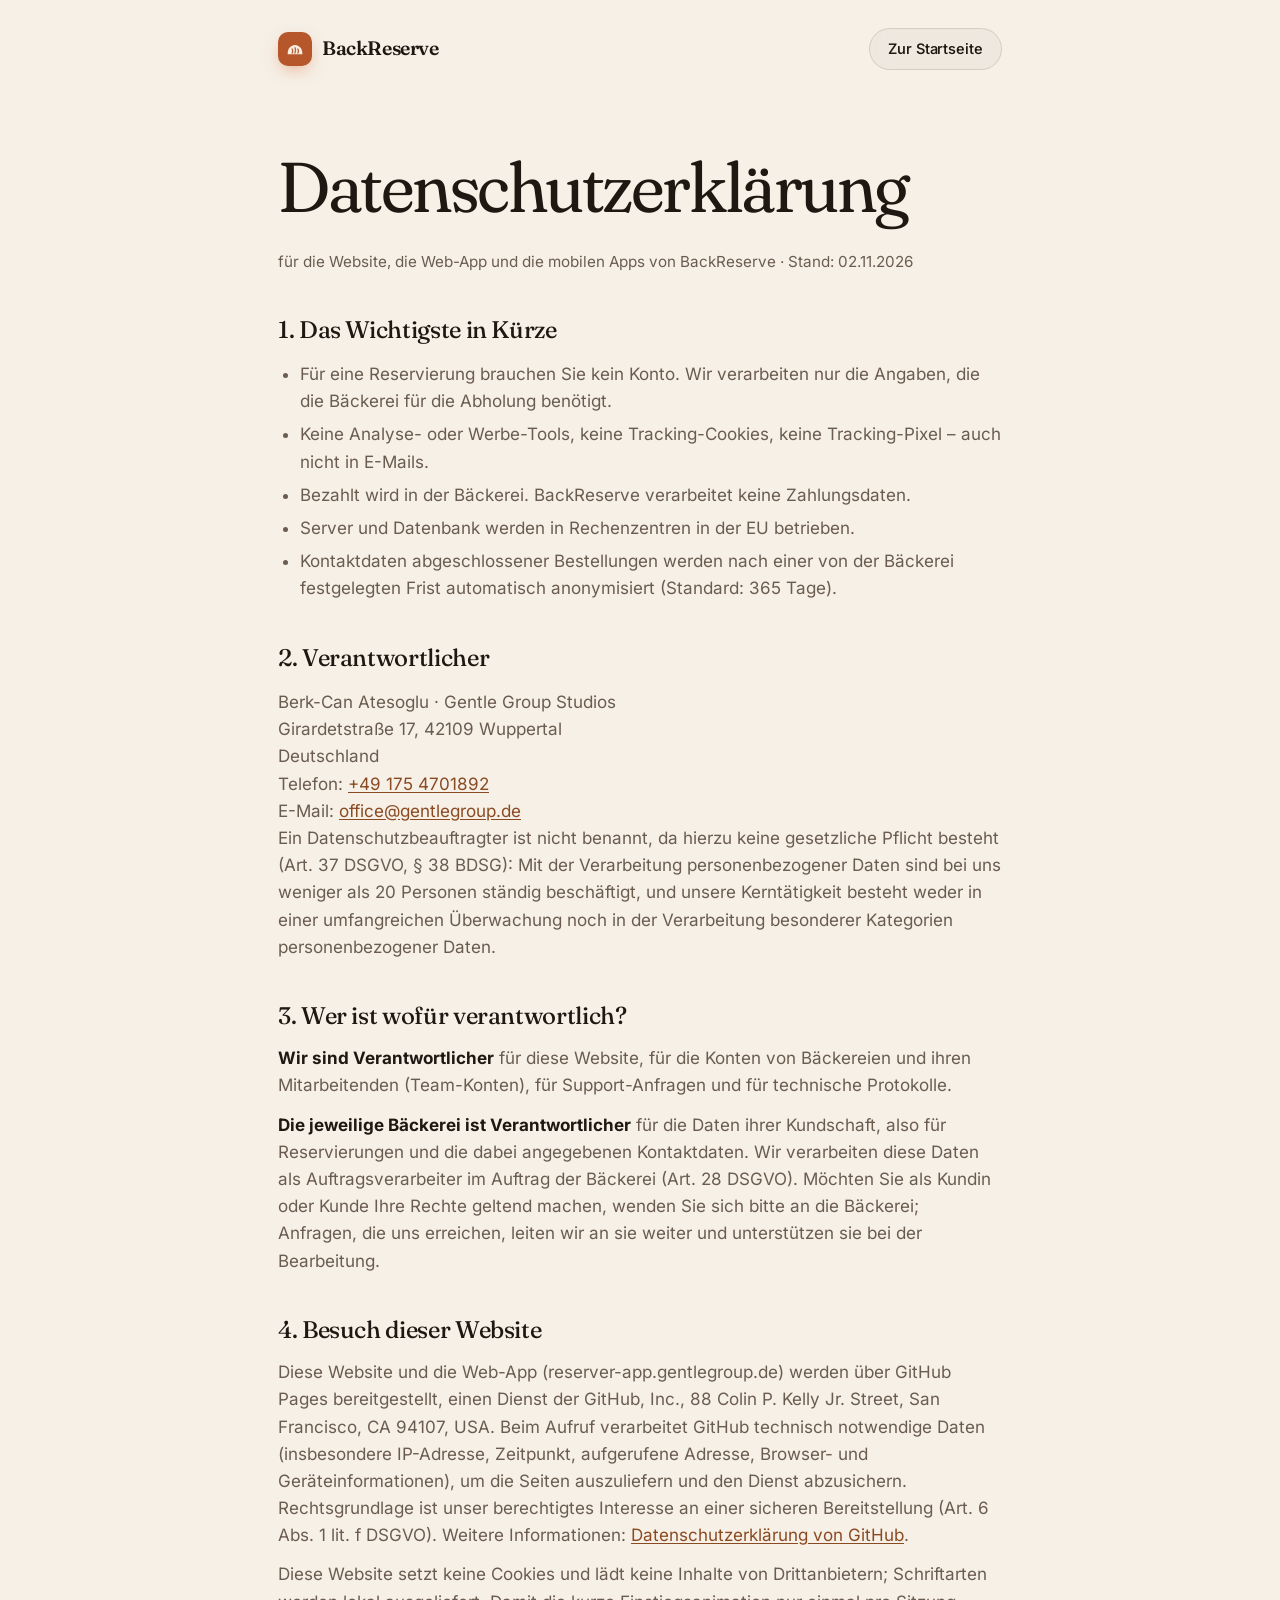
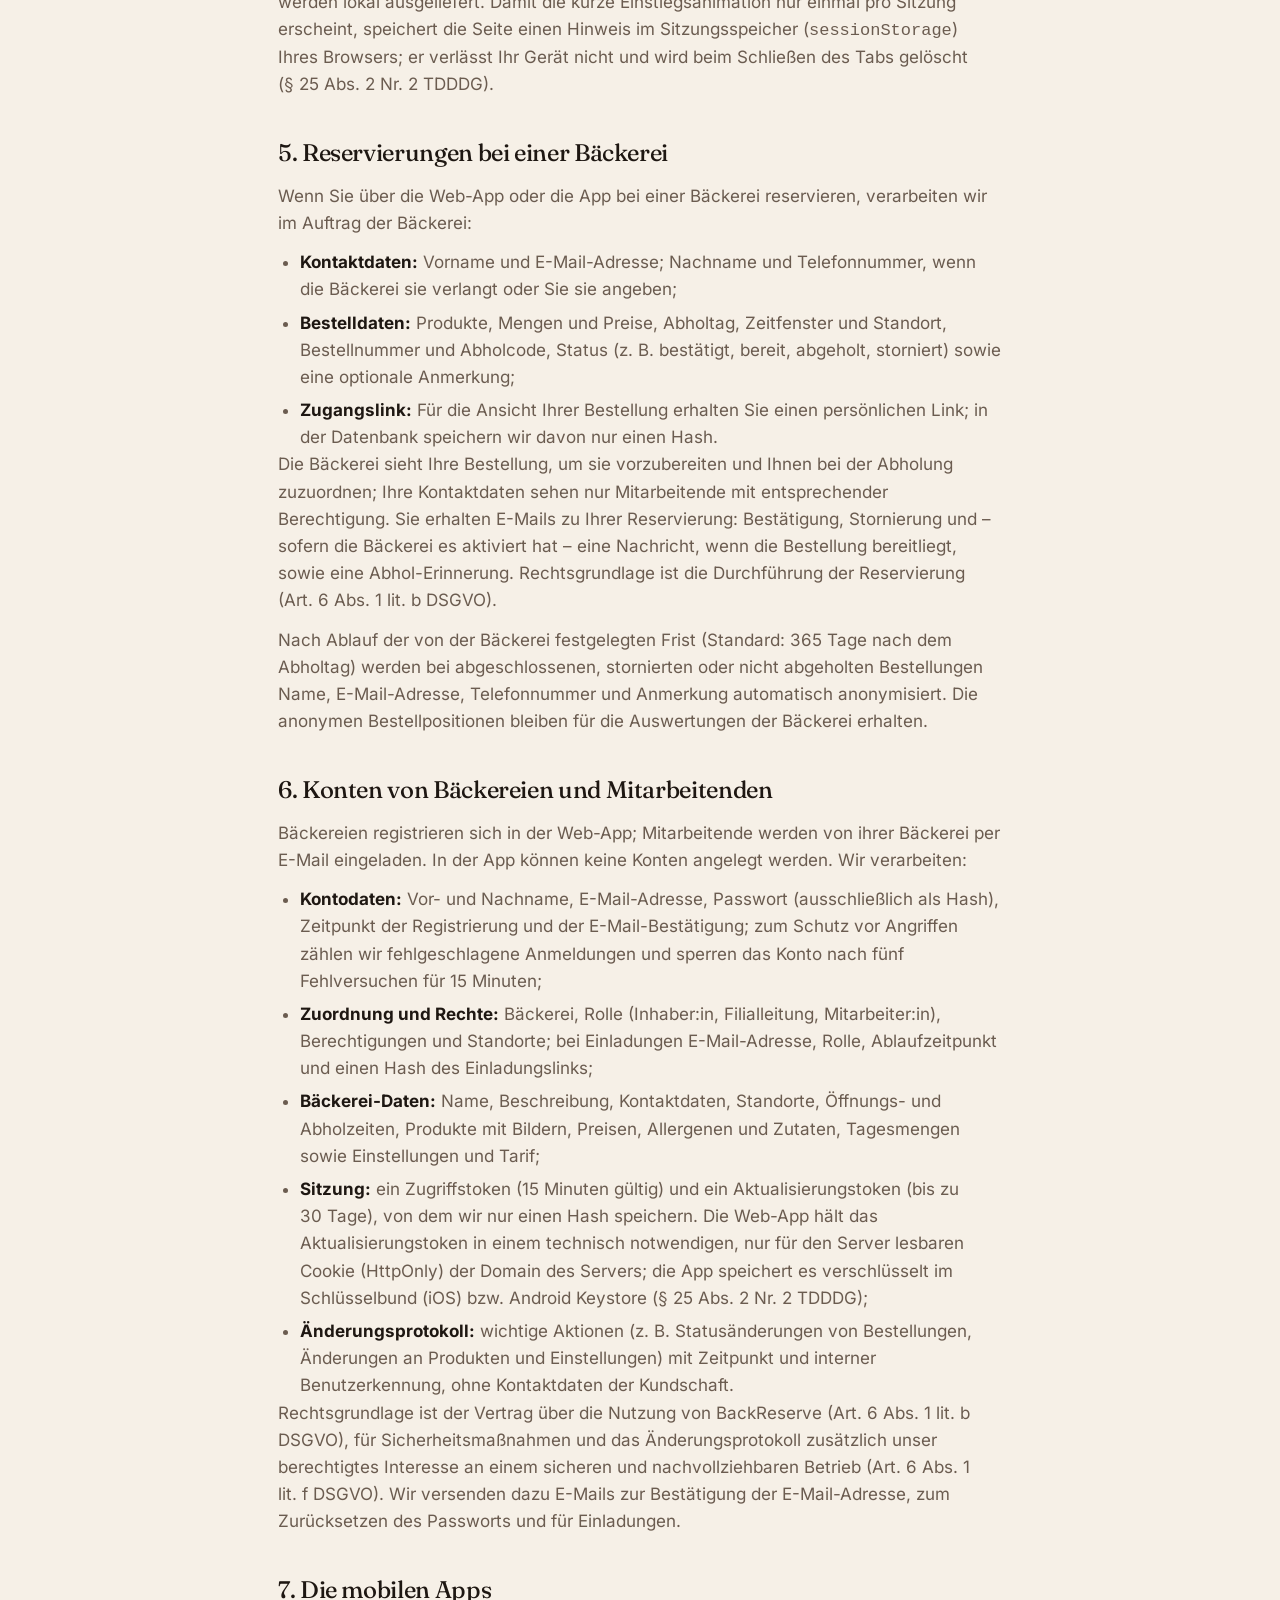
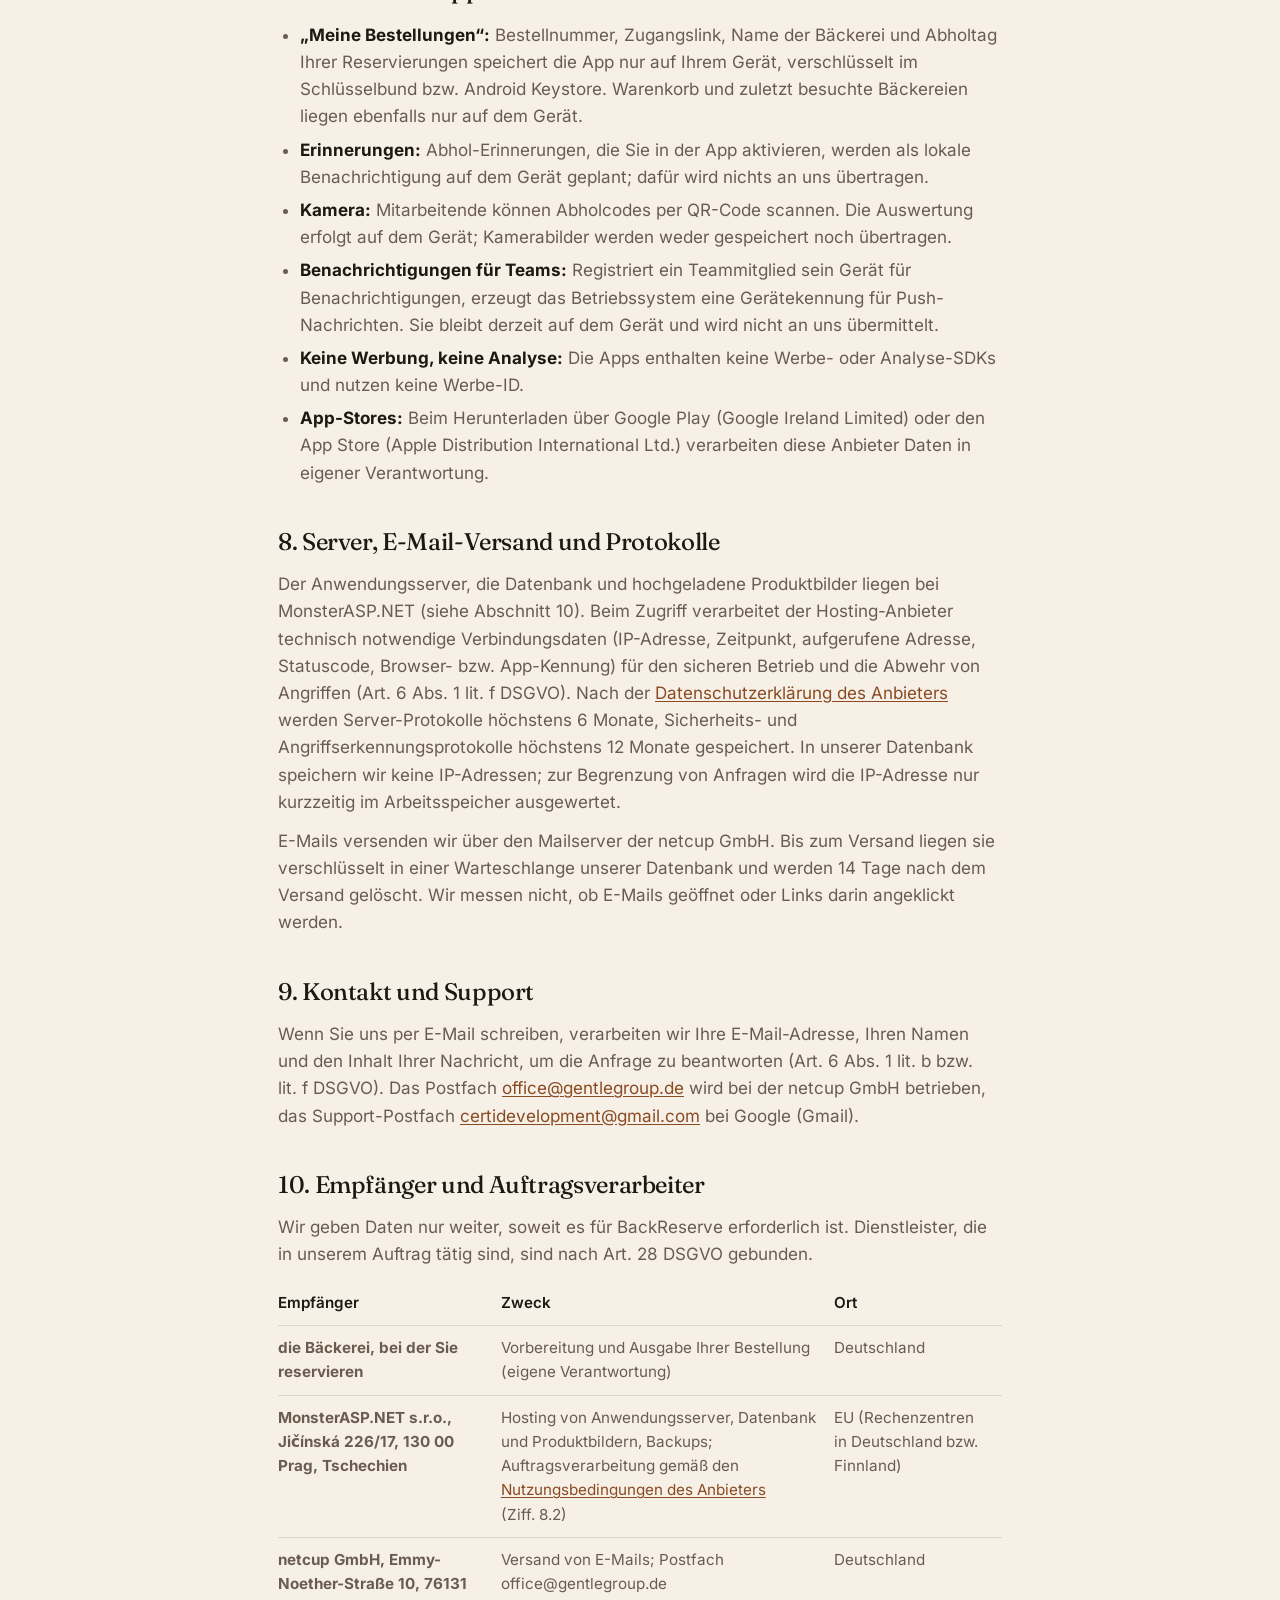
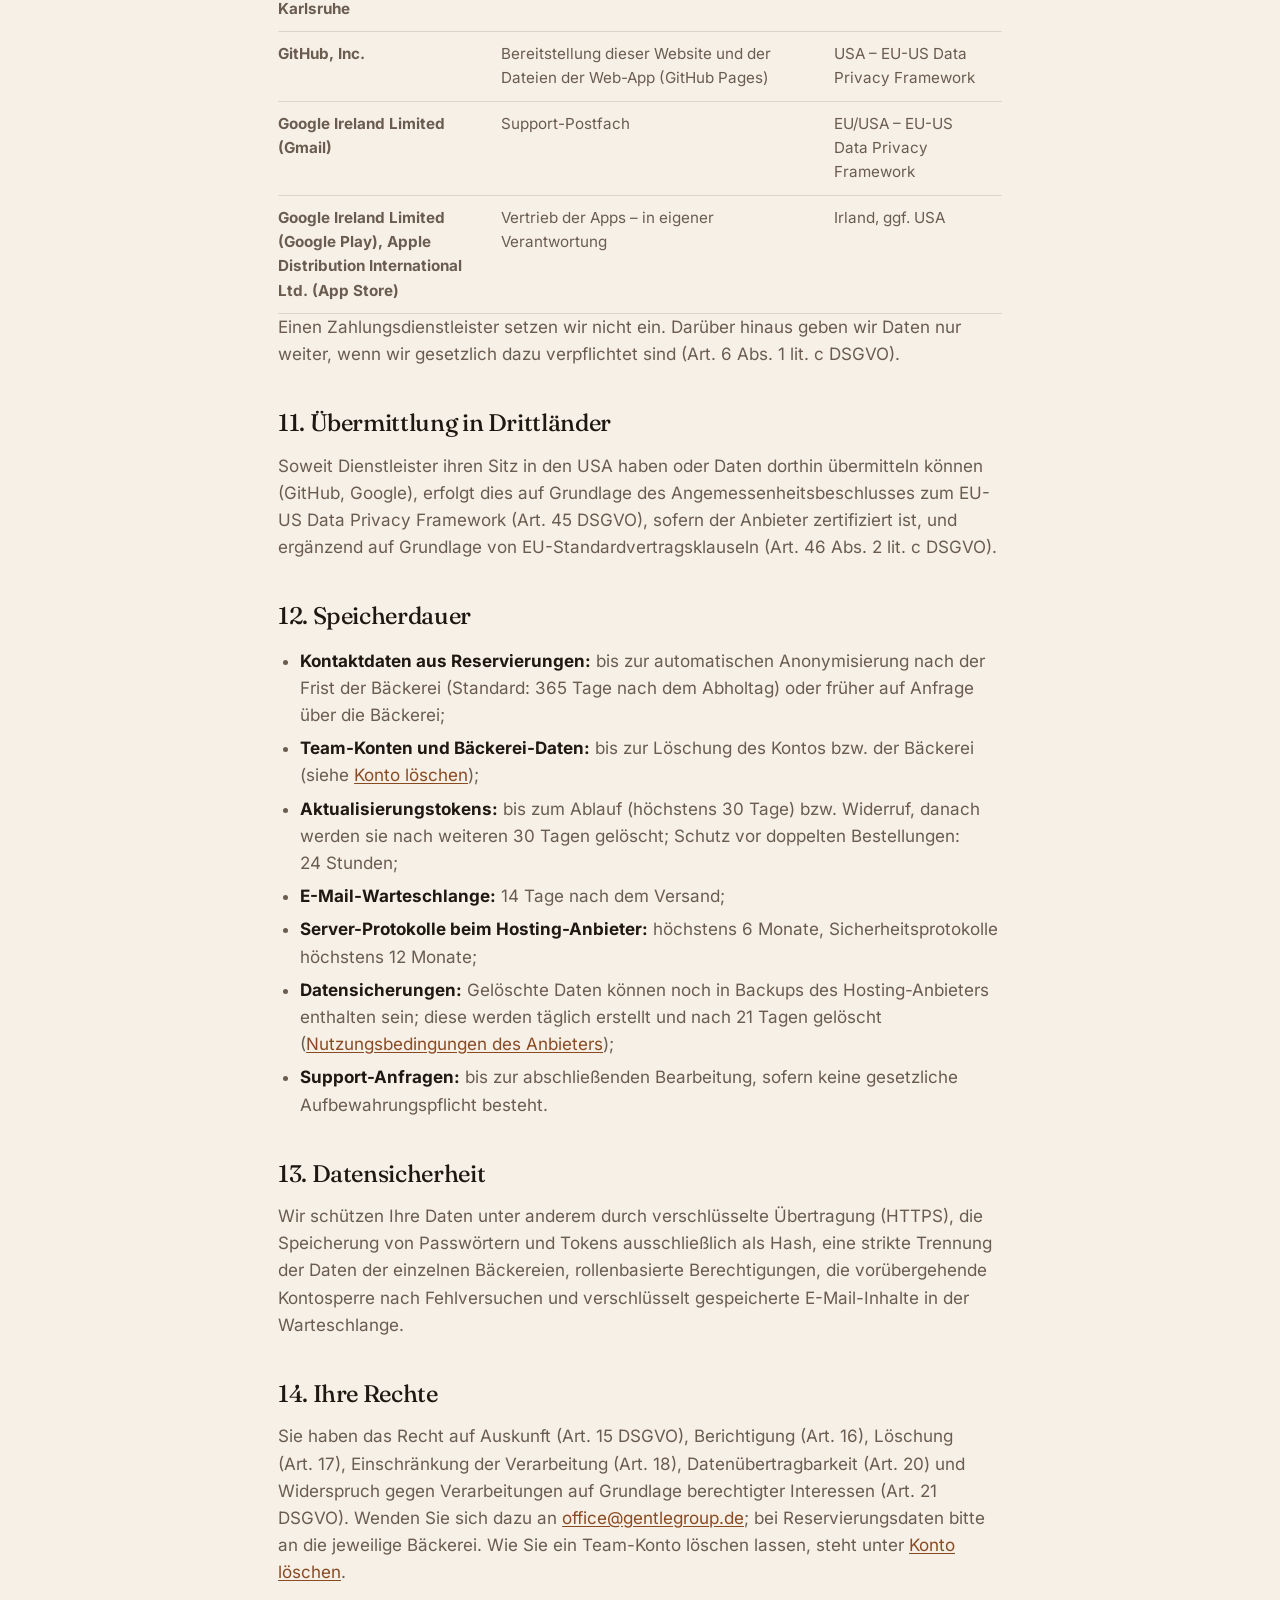
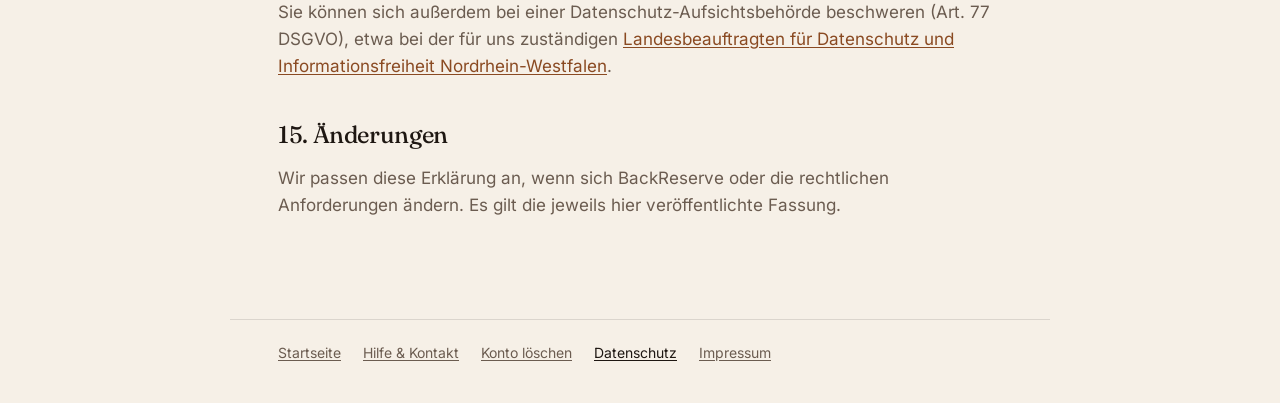
<file: datenschutz.html>
<!doctype html>
<html lang="de">
<head>
  <meta charset="utf-8" />
  <meta name="viewport" content="width=device-width, initial-scale=1" />
  <title>Datenschutzerklärung – BackReserve</title>
  <meta name="description" content="Datenschutzerklärung für die Website, die Web-App und die mobilen Apps von BackReserve." />
  <meta name="referrer" content="no-referrer" />
  <link rel="icon" type="image/svg+xml" href="assets/img/favicon.svg" />
  <link rel="stylesheet" href="assets/styles.css" />
</head>
<body data-theme="day" class="legal-page">
  <svg class="sprite" aria-hidden="true" focusable="false"><symbol id="i-mark" viewBox="0 0 32 32"><path d="M7 21c0-5.5 4-10 9-10s9 4.5 9 10v1.5H7z" fill="currentColor"/><path d="M12.5 16c1 1.5 1 3.5 0 5M16 14.5c1 2 1 4.5 0 6.5M19.5 16c1 1.5 1 3.5 0 5" stroke="var(--mark-cut, #100C09)" stroke-width="1.6" stroke-linecap="round" fill="none"/></symbol></svg>
  <header class="legal-head">
    <a class="brand" href="./"><span class="brand-mark" aria-hidden="true"><svg viewBox="0 0 32 32"><use href="#i-mark"/></svg></span><span class="brand-name">BackReserve</span></a>
    <a class="btn btn-ghost btn-sm" href="./"><span class="btn-label">Zur Startseite</span></a>
  </header>
  <main class="legal">
    <h1>Datenschutz&shy;erklärung</h1>
    <p class="meta">für die Website, die Web-App und die mobilen Apps von BackReserve · Stand: 02.11.2026</p>
    <h2 id="kurz">1. Das Wichtigste in Kürze</h2>
    <ul>
      <li>Für eine Reservierung brauchen Sie kein Konto. Wir verarbeiten nur die Angaben, die die Bäckerei für die Abholung benötigt.</li>
      <li>Keine Analyse- oder Werbe-Tools, keine Tracking-Cookies, keine Tracking-Pixel – auch nicht in E-Mails.</li>
      <li>Bezahlt wird in der Bäckerei. BackReserve verarbeitet keine Zahlungsdaten.</li>
      <li>Server und Datenbank werden in Rechenzentren in der EU betrieben.</li>
      <li>Kontaktdaten abgeschlossener Bestellungen werden nach einer von der Bäckerei festgelegten Frist automatisch anonymisiert (Standard: 365&nbsp;Tage).</li>
    </ul>

    <h2 id="verantwortlicher">2. Verantwortlicher</h2>
    <address>
      Berk-Can Atesoglu · Gentle Group Studios<br />
      Girardetstraße 17, 42109 Wuppertal<br />
      Deutschland<br />
      Telefon: <a href="tel:+491754701892">+49&nbsp;175&nbsp;4701892</a><br />
      E-Mail: <a href="mailto:office@gentlegroup.de">office@gentlegroup.de</a>
    </address>
    <p>Ein Datenschutzbeauftragter ist nicht benannt, da hierzu keine gesetzliche Pflicht besteht (Art.&nbsp;37 DSGVO, §&nbsp;38 BDSG): Mit der Verarbeitung personenbezogener Daten sind bei uns weniger als 20 Personen ständig beschäftigt, und unsere Kerntätigkeit besteht weder in einer umfangreichen Überwachung noch in der Verarbeitung besonderer Kategorien personenbezogener Daten.</p>

    <h2 id="rollen">3. Wer ist wofür verantwortlich?</h2>
    <p><strong>Wir sind Verantwortlicher</strong> für diese Website, für die Konten von Bäckereien und ihren Mitarbeitenden (Team-Konten), für Support-Anfragen und für technische Protokolle.</p>
    <p><strong>Die jeweilige Bäckerei ist Verantwortlicher</strong> für die Daten ihrer Kundschaft, also für Reservierungen und die dabei angegebenen Kontaktdaten. Wir verarbeiten diese Daten als Auftragsverarbeiter im Auftrag der Bäckerei (Art.&nbsp;28 DSGVO). Möchten Sie als Kundin oder Kunde Ihre Rechte geltend machen, wenden Sie sich bitte an die Bäckerei; Anfragen, die uns erreichen, leiten wir an sie weiter und unterstützen sie bei der Bearbeitung.</p>

    <h2 id="website">4. Besuch dieser Website</h2>
    <p>Diese Website und die Web-App (reserver-app.gentlegroup.de) werden über GitHub Pages bereitgestellt, einen Dienst der GitHub, Inc., 88 Colin P. Kelly Jr. Street, San Francisco, CA 94107, USA. Beim Aufruf verarbeitet GitHub technisch notwendige Daten (insbesondere IP-Adresse, Zeitpunkt, aufgerufene Adresse, Browser- und Geräteinformationen), um die Seiten auszuliefern und den Dienst abzusichern. Rechtsgrundlage ist unser berechtigtes Interesse an einer sicheren Bereitstellung (Art.&nbsp;6 Abs.&nbsp;1 lit.&nbsp;f DSGVO). Weitere Informationen: <a href="https://docs.github.com/de/site-policy/privacy-policies/github-general-privacy-statement">Datenschutzerklärung von GitHub</a>.</p>
    <p>Diese Website setzt keine Cookies und lädt keine Inhalte von Drittanbietern; Schriftarten werden lokal ausgeliefert. Damit die kurze Einstiegsanimation nur einmal pro Sitzung erscheint, speichert die Seite einen Hinweis im Sitzungsspeicher (<code>sessionStorage</code>) Ihres Browsers; er verlässt Ihr Gerät nicht und wird beim Schließen des Tabs gelöscht (§&nbsp;25 Abs.&nbsp;2 Nr.&nbsp;2 TDDDG).</p>

    <h2 id="reservierung">5. Reservierungen bei einer Bäckerei</h2>
    <p>Wenn Sie über die Web-App oder die App bei einer Bäckerei reservieren, verarbeiten wir im Auftrag der Bäckerei:</p>
    <ul>
      <li><strong>Kontaktdaten:</strong> Vorname und E-Mail-Adresse; Nachname und Telefonnummer, wenn die Bäckerei sie verlangt oder Sie sie angeben;</li>
      <li><strong>Bestelldaten:</strong> Produkte, Mengen und Preise, Abholtag, Zeitfenster und Standort, Bestellnummer und Abholcode, Status (z.&nbsp;B. bestätigt, bereit, abgeholt, storniert) sowie eine optionale Anmerkung;</li>
      <li><strong>Zugangslink:</strong> Für die Ansicht Ihrer Bestellung erhalten Sie einen persönlichen Link; in der Datenbank speichern wir davon nur einen Hash.</li>
    </ul>
    <p>Die Bäckerei sieht Ihre Bestellung, um sie vorzubereiten und Ihnen bei der Abholung zuzuordnen; Ihre Kontaktdaten sehen nur Mitarbeitende mit entsprechender Berechtigung. Sie erhalten E-Mails zu Ihrer Reservierung: Bestätigung, Stornierung und – sofern die Bäckerei es aktiviert hat – eine Nachricht, wenn die Bestellung bereitliegt, sowie eine Abhol-Erinnerung. Rechtsgrundlage ist die Durchführung der Reservierung (Art.&nbsp;6 Abs.&nbsp;1 lit.&nbsp;b DSGVO).</p>
    <p>Nach Ablauf der von der Bäckerei festgelegten Frist (Standard: 365&nbsp;Tage nach dem Abholtag) werden bei abgeschlossenen, stornierten oder nicht abgeholten Bestellungen Name, E-Mail-Adresse, Telefonnummer und Anmerkung automatisch anonymisiert. Die anonymen Bestellpositionen bleiben für die Auswertungen der Bäckerei erhalten.</p>

    <h2 id="konten">6. Konten von Bäckereien und Mitarbeitenden</h2>
    <p>Bäckereien registrieren sich in der Web-App; Mitarbeitende werden von ihrer Bäckerei per E-Mail eingeladen. In der App können keine Konten angelegt werden. Wir verarbeiten:</p>
    <ul>
      <li><strong>Kontodaten:</strong> Vor- und Nachname, E-Mail-Adresse, Passwort (ausschließlich als Hash), Zeitpunkt der Registrierung und der E-Mail-Bestätigung; zum Schutz vor Angriffen zählen wir fehlgeschlagene Anmeldungen und sperren das Konto nach fünf Fehlversuchen für 15&nbsp;Minuten;</li>
      <li><strong>Zuordnung und Rechte:</strong> Bäckerei, Rolle (Inhaber:in, Filialleitung, Mitarbeiter:in), Berechtigungen und Standorte; bei Einladungen E-Mail-Adresse, Rolle, Ablaufzeitpunkt und einen Hash des Einladungslinks;</li>
      <li><strong>Bäckerei-Daten:</strong> Name, Beschreibung, Kontaktdaten, Standorte, Öffnungs- und Abholzeiten, Produkte mit Bildern, Preisen, Allergenen und Zutaten, Tagesmengen sowie Einstellungen und Tarif;</li>
      <li><strong>Sitzung:</strong> ein Zugriffstoken (15&nbsp;Minuten gültig) und ein Aktualisierungstoken (bis zu 30&nbsp;Tage), von dem wir nur einen Hash speichern. Die Web-App hält das Aktualisierungstoken in einem technisch notwendigen, nur für den Server lesbaren Cookie (HttpOnly) der Domain des Servers; die App speichert es verschlüsselt im Schlüsselbund (iOS) bzw. Android Keystore (§&nbsp;25 Abs.&nbsp;2 Nr.&nbsp;2 TDDDG);</li>
      <li><strong>Änderungsprotokoll:</strong> wichtige Aktionen (z.&nbsp;B. Statusänderungen von Bestellungen, Änderungen an Produkten und Einstellungen) mit Zeitpunkt und interner Benutzerkennung, ohne Kontaktdaten der Kundschaft.</li>
    </ul>
    <p>Rechtsgrundlage ist der Vertrag über die Nutzung von BackReserve (Art.&nbsp;6 Abs.&nbsp;1 lit.&nbsp;b DSGVO), für Sicherheitsmaßnahmen und das Änderungsprotokoll zusätzlich unser berechtigtes Interesse an einem sicheren und nachvollziehbaren Betrieb (Art.&nbsp;6 Abs.&nbsp;1 lit.&nbsp;f DSGVO). Wir versenden dazu E-Mails zur Bestätigung der E-Mail-Adresse, zum Zurücksetzen des Passworts und für Einladungen.</p>

    <h2 id="app">7. Die mobilen Apps</h2>
    <ul>
      <li><strong>„Meine Bestellungen“:</strong> Bestellnummer, Zugangslink, Name der Bäckerei und Abholtag Ihrer Reservierungen speichert die App nur auf Ihrem Gerät, verschlüsselt im Schlüsselbund bzw. Android Keystore. Warenkorb und zuletzt besuchte Bäckereien liegen ebenfalls nur auf dem Gerät.</li>
      <li><strong>Erinnerungen:</strong> Abhol-Erinnerungen, die Sie in der App aktivieren, werden als lokale Benachrichtigung auf dem Gerät geplant; dafür wird nichts an uns übertragen.</li>
      <li><strong>Kamera:</strong> Mitarbeitende können Abholcodes per QR-Code scannen. Die Auswertung erfolgt auf dem Gerät; Kamerabilder werden weder gespeichert noch übertragen.</li>
      <li><strong>Benachrichtigungen für Teams:</strong> Registriert ein Teammitglied sein Gerät für Benachrichtigungen, erzeugt das Betriebssystem eine Gerätekennung für Push-Nachrichten. Sie bleibt derzeit auf dem Gerät und wird nicht an uns übermittelt.</li>
      <li><strong>Keine Werbung, keine Analyse:</strong> Die Apps enthalten keine Werbe- oder Analyse-SDKs und nutzen keine Werbe-ID.</li>
      <li><strong>App-Stores:</strong> Beim Herunterladen über Google Play (Google Ireland Limited) oder den App Store (Apple Distribution International Ltd.) verarbeiten diese Anbieter Daten in eigener Verantwortung.</li>
    </ul>

    <h2 id="server">8. Server, E-Mail-Versand und Protokolle</h2>
    <p>Der Anwendungsserver, die Datenbank und hochgeladene Produktbilder liegen bei MonsterASP.NET (siehe Abschnitt 10). Beim Zugriff verarbeitet der Hosting-Anbieter technisch notwendige Verbindungsdaten (IP-Adresse, Zeitpunkt, aufgerufene Adresse, Statuscode, Browser- bzw. App-Kennung) für den sicheren Betrieb und die Abwehr von Angriffen (Art.&nbsp;6 Abs.&nbsp;1 lit.&nbsp;f DSGVO). Nach der <a href="https://www.monsterasp.net/Privacy/">Datenschutzerklärung des Anbieters</a> werden Server-Protokolle höchstens 6&nbsp;Monate, Sicherheits- und Angriffserkennungsprotokolle höchstens 12&nbsp;Monate gespeichert. In unserer Datenbank speichern wir keine IP-Adressen; zur Begrenzung von Anfragen wird die IP-Adresse nur kurzzeitig im Arbeitsspeicher ausgewertet.</p>
    <p>E-Mails versenden wir über den Mailserver der netcup GmbH. Bis zum Versand liegen sie verschlüsselt in einer Warteschlange unserer Datenbank und werden 14&nbsp;Tage nach dem Versand gelöscht. Wir messen nicht, ob E-Mails geöffnet oder Links darin angeklickt werden.</p>

    <h2 id="kontakt">9. Kontakt und Support</h2>
    <p>Wenn Sie uns per E-Mail schreiben, verarbeiten wir Ihre E-Mail-Adresse, Ihren Namen und den Inhalt Ihrer Nachricht, um die Anfrage zu beantworten (Art.&nbsp;6 Abs.&nbsp;1 lit.&nbsp;b bzw. lit.&nbsp;f DSGVO). Das Postfach <a href="mailto:office@gentlegroup.de">office@gentlegroup.de</a> wird bei der netcup GmbH betrieben, das Support-Postfach <a href="mailto:certidevelopment@gmail.com">certidevelopment@gmail.com</a> bei Google (Gmail).</p>

    <h2 id="empfaenger">10. Empfänger und Auftragsverarbeiter</h2>
    <p>Wir geben Daten nur weiter, soweit es für BackReserve erforderlich ist. Dienstleister, die in unserem Auftrag tätig sind, sind nach Art.&nbsp;28 DSGVO gebunden.</p>
    <div class="table-wrap">
      <table>
        <thead><tr><th scope="col">Empfänger</th><th scope="col">Zweck</th><th scope="col">Ort</th></tr></thead>
        <tbody>
          <tr><th scope="row">die Bäckerei, bei der Sie reservieren</th><td>Vorbereitung und Ausgabe Ihrer Bestellung (eigene Verantwortung)</td><td>Deutschland</td></tr>
          <tr><th scope="row">MonsterASP.NET s.r.o., Jičínská 226/17, 130 00 Prag, Tschechien</th><td>Hosting von Anwendungsserver, Datenbank und Produktbildern, Backups; Auftragsverarbeitung gemäß den <a href="https://www.monsterasp.net/Terms/">Nutzungsbedingungen des Anbieters</a> (Ziff.&nbsp;8.2)</td><td>EU (Rechenzentren in Deutschland bzw. Finnland)</td></tr>
          <tr><th scope="row">netcup GmbH, Emmy-Noether-Straße 10, 76131 Karlsruhe</th><td>Versand von E-Mails; Postfach office@gentlegroup.de</td><td>Deutschland</td></tr>
          <tr><th scope="row">GitHub, Inc.</th><td>Bereitstellung dieser Website und der Dateien der Web-App (GitHub Pages)</td><td>USA – EU-US Data Privacy Framework</td></tr>
          <tr><th scope="row">Google Ireland Limited (Gmail)</th><td>Support-Postfach</td><td>EU/USA – EU-US Data Privacy Framework</td></tr>
          <tr><th scope="row">Google Ireland Limited (Google Play), Apple Distribution International Ltd. (App Store)</th><td>Vertrieb der Apps – in eigener Verantwortung</td><td>Irland, ggf. USA</td></tr>
        </tbody>
      </table>
    </div>
    <p>Einen Zahlungsdienstleister setzen wir nicht ein. Darüber hinaus geben wir Daten nur weiter, wenn wir gesetzlich dazu verpflichtet sind (Art.&nbsp;6 Abs.&nbsp;1 lit.&nbsp;c DSGVO).</p>

    <h2 id="drittland">11. Übermittlung in Drittländer</h2>
    <p>Soweit Dienstleister ihren Sitz in den USA haben oder Daten dorthin übermitteln können (GitHub, Google), erfolgt dies auf Grundlage des Angemessenheitsbeschlusses zum EU-US Data Privacy Framework (Art.&nbsp;45 DSGVO), sofern der Anbieter zertifiziert ist, und ergänzend auf Grundlage von EU-Standardvertragsklauseln (Art.&nbsp;46 Abs.&nbsp;2 lit.&nbsp;c DSGVO).</p>

    <h2 id="speicherdauer">12. Speicherdauer</h2>
    <ul>
      <li><strong>Kontaktdaten aus Reservierungen:</strong> bis zur automatischen Anonymisierung nach der Frist der Bäckerei (Standard: 365&nbsp;Tage nach dem Abholtag) oder früher auf Anfrage über die Bäckerei;</li>
      <li><strong>Team-Konten und Bäckerei-Daten:</strong> bis zur Löschung des Kontos bzw. der Bäckerei (siehe <a href="konto-loeschen.html">Konto löschen</a>);</li>
      <li><strong>Aktualisierungstokens:</strong> bis zum Ablauf (höchstens 30&nbsp;Tage) bzw. Widerruf, danach werden sie nach weiteren 30&nbsp;Tagen gelöscht; Schutz vor doppelten Bestellungen: 24&nbsp;Stunden;</li>
      <li><strong>E-Mail-Warteschlange:</strong> 14&nbsp;Tage nach dem Versand;</li>
      <li><strong>Server-Protokolle beim Hosting-Anbieter:</strong> höchstens 6&nbsp;Monate, Sicherheitsprotokolle höchstens 12&nbsp;Monate;</li>
      <li><strong>Datensicherungen:</strong> Gelöschte Daten können noch in Backups des Hosting-Anbieters enthalten sein; diese werden täglich erstellt und nach 21&nbsp;Tagen gelöscht (<a href="https://www.monsterasp.net/Terms/">Nutzungsbedingungen des Anbieters</a>);</li>
      <li><strong>Support-Anfragen:</strong> bis zur abschließenden Bearbeitung, sofern keine gesetzliche Aufbewahrungspflicht besteht.</li>
    </ul>

    <h2 id="sicherheit">13. Datensicherheit</h2>
    <p>Wir schützen Ihre Daten unter anderem durch verschlüsselte Übertragung (HTTPS), die Speicherung von Passwörtern und Tokens ausschließlich als Hash, eine strikte Trennung der Daten der einzelnen Bäckereien, rollenbasierte Berechtigungen, die vorübergehende Kontosperre nach Fehlversuchen und verschlüsselt gespeicherte E-Mail-Inhalte in der Warteschlange.</p>

    <h2 id="rechte">14. Ihre Rechte</h2>
    <p>Sie haben das Recht auf Auskunft (Art.&nbsp;15 DSGVO), Berichtigung (Art.&nbsp;16), Löschung (Art.&nbsp;17), Einschränkung der Verarbeitung (Art.&nbsp;18), Datenübertragbarkeit (Art.&nbsp;20) und Widerspruch gegen Verarbeitungen auf Grundlage berechtigter Interessen (Art.&nbsp;21 DSGVO). Wenden Sie sich dazu an <a href="mailto:office@gentlegroup.de">office@gentlegroup.de</a>; bei Reservierungsdaten bitte an die jeweilige Bäckerei. Wie Sie ein Team-Konto löschen lassen, steht unter <a href="konto-loeschen.html">Konto löschen</a>.</p>
    <p>Sie können sich außerdem bei einer Datenschutz-Aufsichtsbehörde beschweren (Art.&nbsp;77 DSGVO), etwa bei der für uns zuständigen <a href="https://www.ldi.nrw.de/">Landesbeauftragten für Datenschutz und Informationsfreiheit Nordrhein-Westfalen</a>.</p>

    <h2 id="aenderungen">15. Änderungen</h2>
    <p>Wir passen diese Erklärung an, wenn sich BackReserve oder die rechtlichen Anforderungen ändern. Es gilt die jeweils hier veröffentlichte Fassung.</p>
  </main>
  <footer class="legal-foot" aria-label="Rechtliches">
    <a href="./">Startseite</a>
    <a href="support.html">Hilfe &amp; Kontakt</a>
    <a href="konto-loeschen.html">Konto löschen</a>
    <a href="datenschutz.html" aria-current="page">Datenschutz</a>
    <a href="impressum.html">Impressum</a>
  </footer>
</body>
</html>
</file>
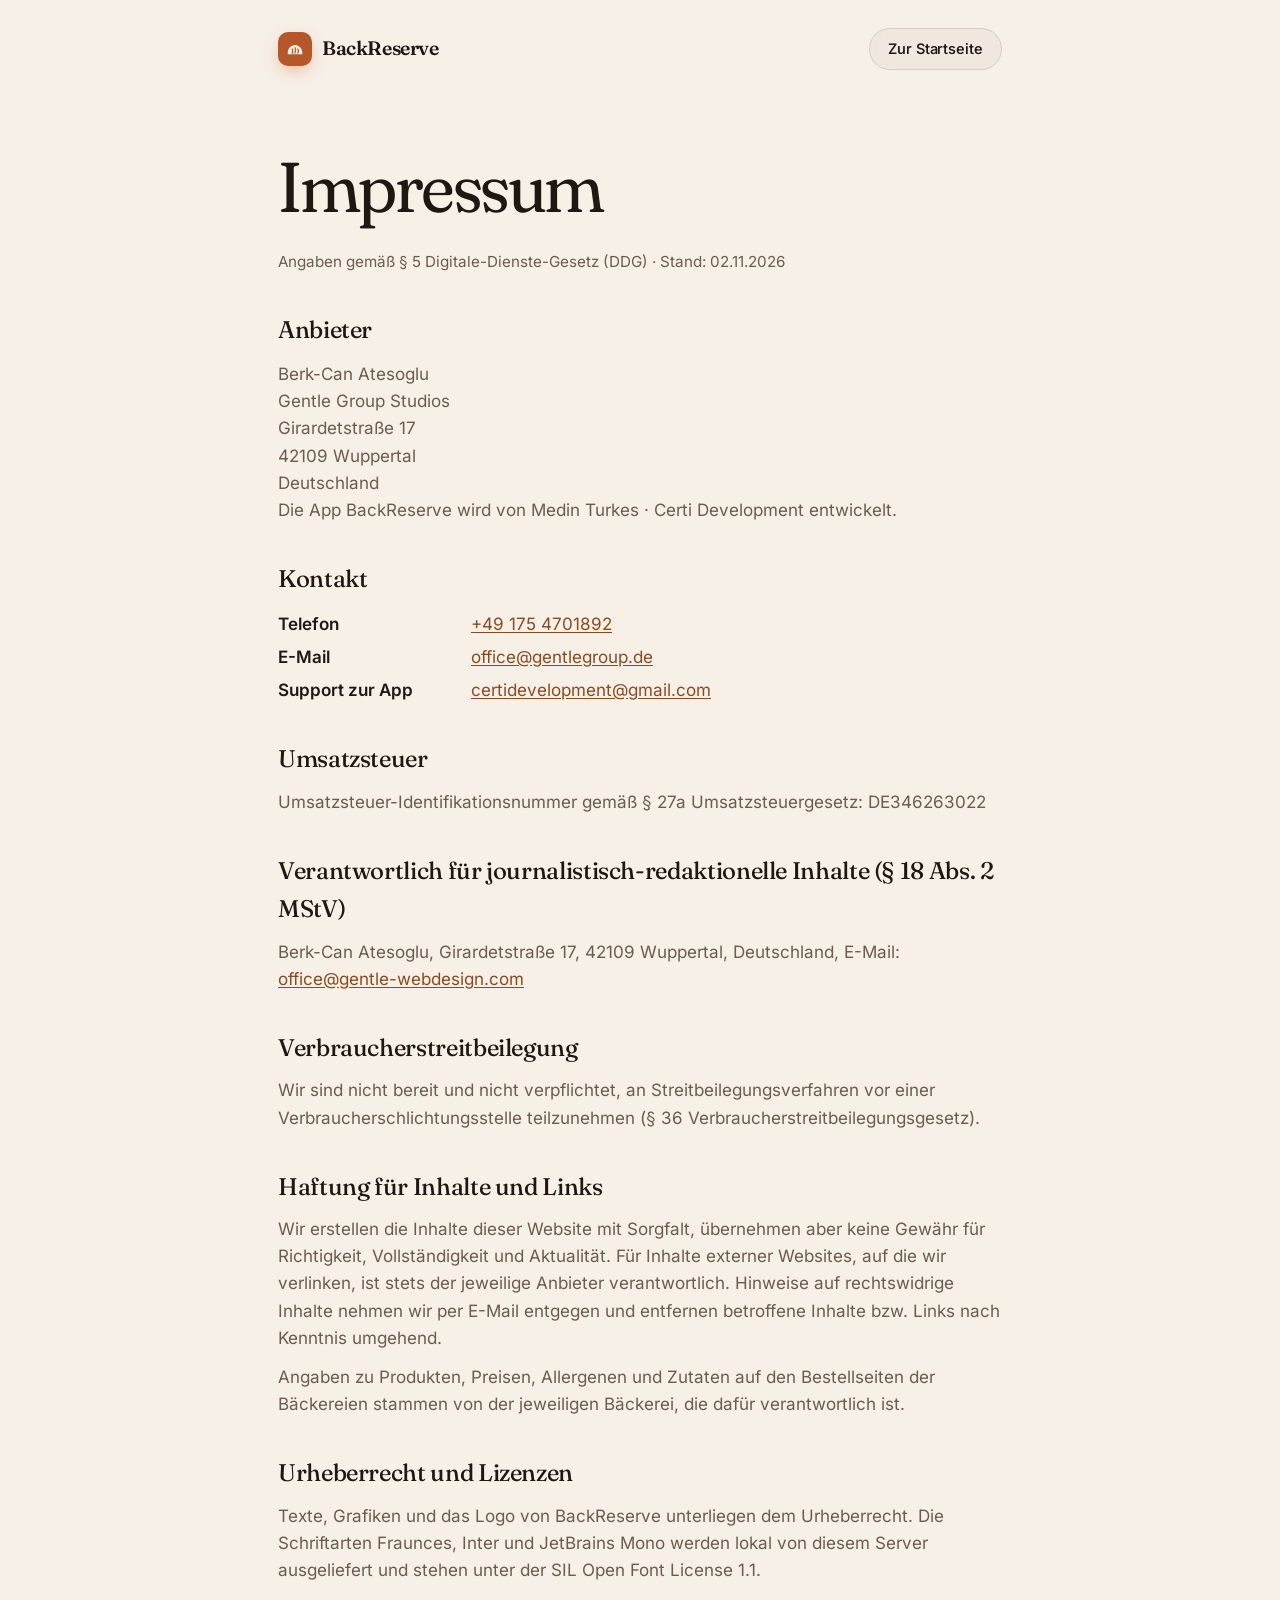
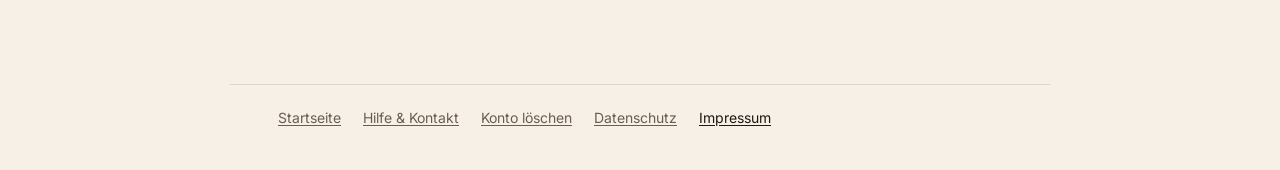
<file: impressum.html>
<!doctype html>
<html lang="de">
<head>
  <meta charset="utf-8" />
  <meta name="viewport" content="width=device-width, initial-scale=1" />
  <title>Impressum – BackReserve</title>
  <meta name="description" content="Impressum von BackReserve: Anbieter, Kontakt und Pflichtangaben nach § 5 DDG." />
  <meta name="referrer" content="no-referrer" />
  <link rel="icon" type="image/svg+xml" href="assets/img/favicon.svg" />
  <link rel="stylesheet" href="assets/styles.css" />
</head>
<body data-theme="day" class="legal-page">
  <svg class="sprite" aria-hidden="true" focusable="false"><symbol id="i-mark" viewBox="0 0 32 32"><path d="M7 21c0-5.5 4-10 9-10s9 4.5 9 10v1.5H7z" fill="currentColor"/><path d="M12.5 16c1 1.5 1 3.5 0 5M16 14.5c1 2 1 4.5 0 6.5M19.5 16c1 1.5 1 3.5 0 5" stroke="var(--mark-cut, #100C09)" stroke-width="1.6" stroke-linecap="round" fill="none"/></symbol></svg>
  <header class="legal-head">
    <a class="brand" href="./"><span class="brand-mark" aria-hidden="true"><svg viewBox="0 0 32 32"><use href="#i-mark"/></svg></span><span class="brand-name">BackReserve</span></a>
    <a class="btn btn-ghost btn-sm" href="./"><span class="btn-label">Zur Startseite</span></a>
  </header>
  <main class="legal">
    <h1>Impressum</h1>
    <p class="meta">Angaben gemäß §&nbsp;5 Digitale-Dienste-Gesetz (DDG) · Stand: 02.11.2026</p>
    <h2>Anbieter</h2>
    <address>
      Berk-Can Atesoglu<br />
      Gentle Group Studios<br />
      Girardetstraße 17<br />
      42109 Wuppertal<br />
      Deutschland
    </address>
    <p>Die App BackReserve wird von Medin Turkes · Certi Development entwickelt.</p>
    <h2>Kontakt</h2>
    <dl>
      <dt>Telefon</dt><dd><a href="tel:+491754701892">+49&nbsp;175&nbsp;4701892</a></dd>
      <dt>E-Mail</dt><dd><a href="mailto:office@gentlegroup.de">office@gentlegroup.de</a></dd>
      <dt>Support zur App</dt><dd><a href="mailto:certidevelopment@gmail.com">certidevelopment@gmail.com</a></dd>
    </dl>
    <h2>Umsatzsteuer</h2>
    <p>Umsatzsteuer-Identifikationsnummer gemäß §&nbsp;27a Umsatzsteuergesetz: DE346263022</p>
    <h2>Verantwortlich für journalistisch-redaktionelle Inhalte (§&nbsp;18 Abs.&nbsp;2 MStV)</h2>
    <p>Berk-Can Atesoglu, Girardetstraße 17, 42109 Wuppertal, Deutschland, E-Mail: <a href="mailto:office@gentle-webdesign.com">office@gentle-webdesign.com</a></p>
    <h2>Verbraucherstreitbeilegung</h2>
    <p>Wir sind nicht bereit und nicht verpflichtet, an Streitbeilegungsverfahren vor einer Verbraucherschlichtungsstelle teilzunehmen (§&nbsp;36 Verbraucherstreitbeilegungsgesetz).</p>
    <h2>Haftung für Inhalte und Links</h2>
    <p>Wir erstellen die Inhalte dieser Website mit Sorgfalt, übernehmen aber keine Gewähr für Richtigkeit, Vollständigkeit und Aktualität. Für Inhalte externer Websites, auf die wir verlinken, ist stets der jeweilige Anbieter verantwortlich. Hinweise auf rechtswidrige Inhalte nehmen wir per E-Mail entgegen und entfernen betroffene Inhalte bzw. Links nach Kenntnis umgehend.</p>
    <p>Angaben zu Produkten, Preisen, Allergenen und Zutaten auf den Bestellseiten der Bäckereien stammen von der jeweiligen Bäckerei, die dafür verantwortlich ist.</p>
    <h2>Urheberrecht und Lizenzen</h2>
    <p>Texte, Grafiken und das Logo von BackReserve unterliegen dem Urheberrecht. Die Schriftarten Fraunces, Inter und JetBrains Mono werden lokal von diesem Server ausgeliefert und stehen unter der SIL Open Font License 1.1.</p>
  </main>
  <footer class="legal-foot" aria-label="Rechtliches">
    <a href="./">Startseite</a>
    <a href="support.html">Hilfe &amp; Kontakt</a>
    <a href="konto-loeschen.html">Konto löschen</a>
    <a href="datenschutz.html">Datenschutz</a>
    <a href="impressum.html" aria-current="page">Impressum</a>
  </footer>
</body>
</html>
</file>
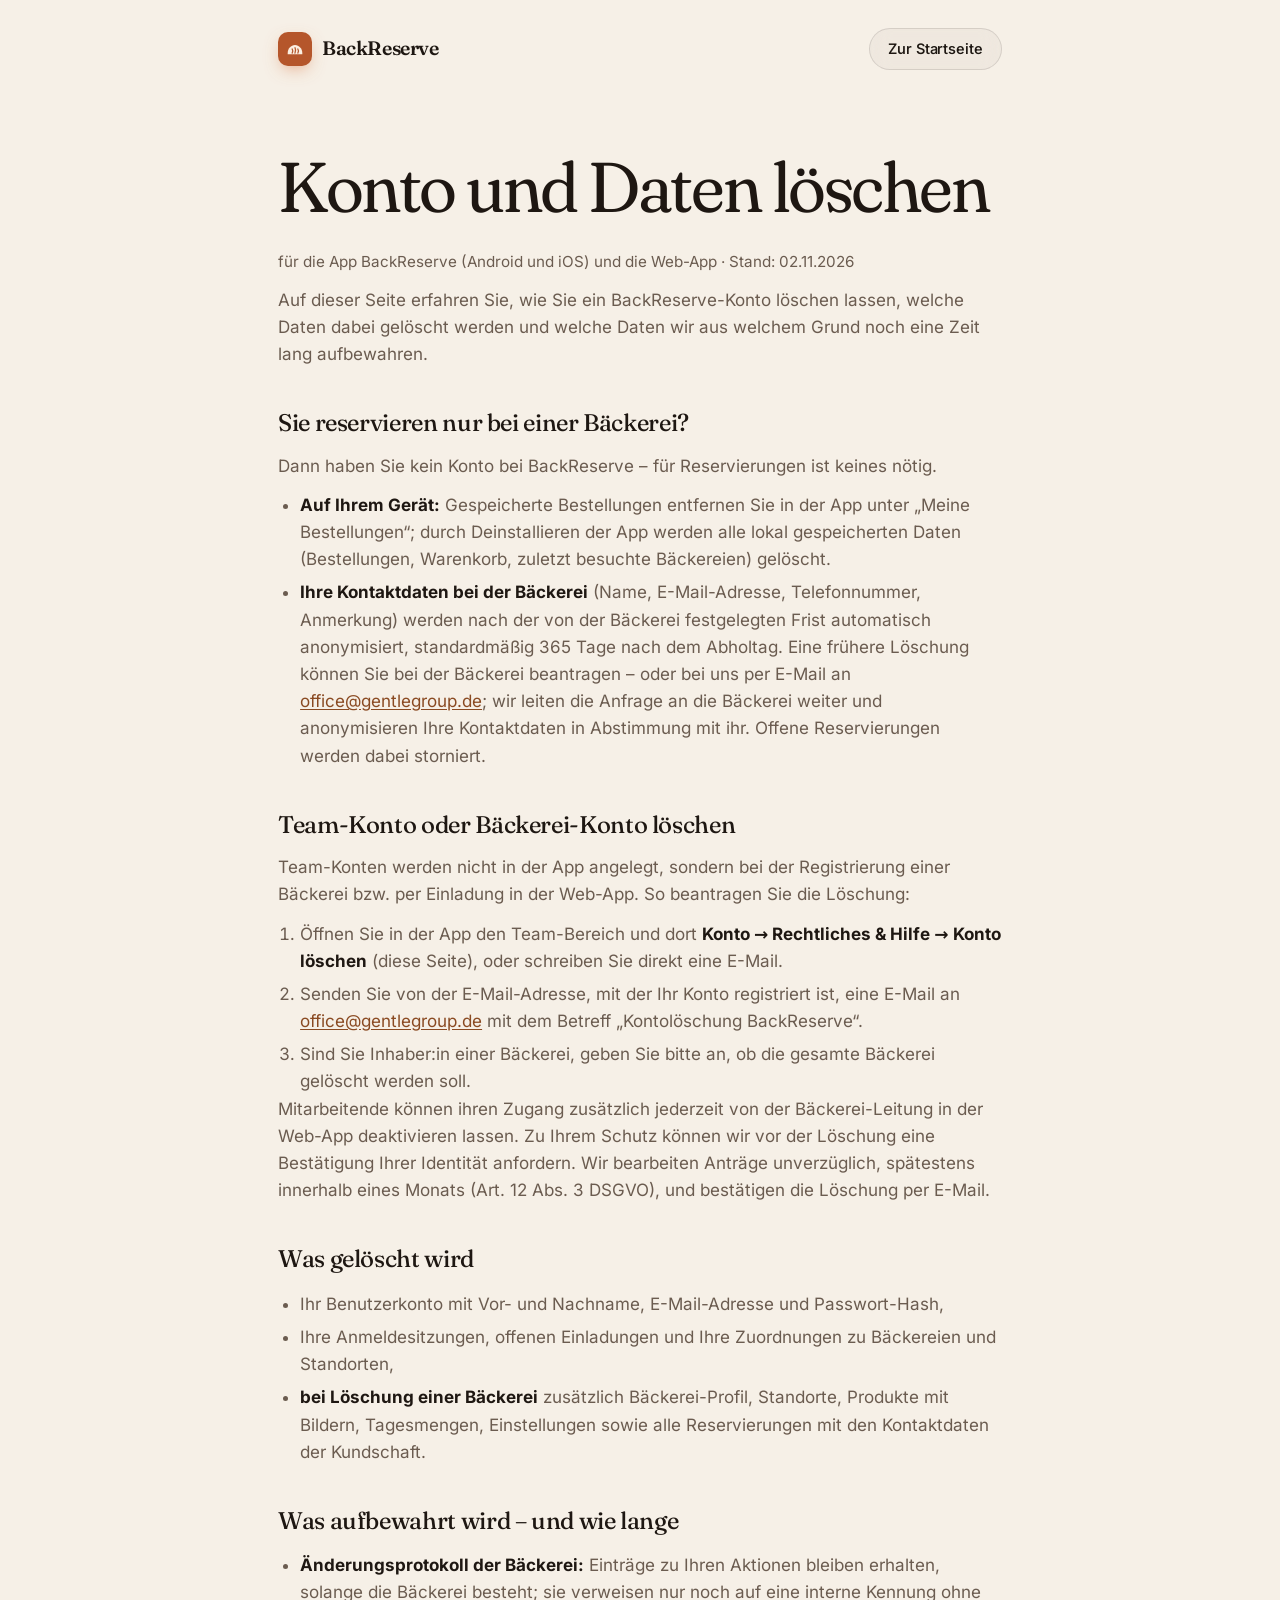
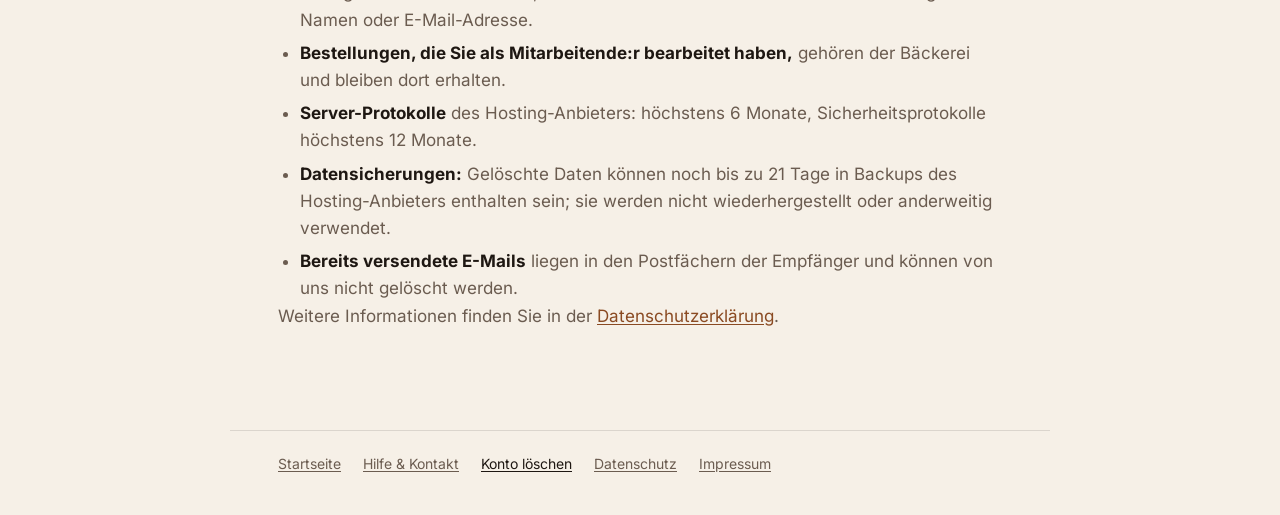
<file: konto-loeschen.html>
<!doctype html>
<html lang="de">
<head>
  <meta charset="utf-8" />
  <meta name="viewport" content="width=device-width, initial-scale=1" />
  <title>Konto und Daten löschen – BackReserve</title>
  <meta name="description" content="So lassen Sie ein BackReserve-Konto löschen: was gelöscht wird, was aufbewahrt wird und wie lange." />
  <meta name="referrer" content="no-referrer" />
  <link rel="icon" type="image/svg+xml" href="assets/img/favicon.svg" />
  <link rel="stylesheet" href="assets/styles.css" />
</head>
<body data-theme="day" class="legal-page">
  <svg class="sprite" aria-hidden="true" focusable="false"><symbol id="i-mark" viewBox="0 0 32 32"><path d="M7 21c0-5.5 4-10 9-10s9 4.5 9 10v1.5H7z" fill="currentColor"/><path d="M12.5 16c1 1.5 1 3.5 0 5M16 14.5c1 2 1 4.5 0 6.5M19.5 16c1 1.5 1 3.5 0 5" stroke="var(--mark-cut, #100C09)" stroke-width="1.6" stroke-linecap="round" fill="none"/></symbol></svg>
  <header class="legal-head">
    <a class="brand" href="./"><span class="brand-mark" aria-hidden="true"><svg viewBox="0 0 32 32"><use href="#i-mark"/></svg></span><span class="brand-name">BackReserve</span></a>
    <a class="btn btn-ghost btn-sm" href="./"><span class="btn-label">Zur Startseite</span></a>
  </header>
  <main class="legal">
    <h1>Konto und Daten löschen</h1>
    <p class="meta">für die App BackReserve (Android und iOS) und die Web-App · Stand: 02.11.2026</p>
    <p>Auf dieser Seite erfahren Sie, wie Sie ein BackReserve-Konto löschen lassen, welche Daten dabei gelöscht werden und welche Daten wir aus welchem Grund noch eine Zeit lang aufbewahren.</p>

    <h2 id="kundschaft">Sie reservieren nur bei einer Bäckerei?</h2>
    <p>Dann haben Sie kein Konto bei BackReserve – für Reservierungen ist keines nötig.</p>
    <ul>
      <li><strong>Auf Ihrem Gerät:</strong> Gespeicherte Bestellungen entfernen Sie in der App unter „Meine Bestellungen“; durch Deinstallieren der App werden alle lokal gespeicherten Daten (Bestellungen, Warenkorb, zuletzt besuchte Bäckereien) gelöscht.</li>
      <li><strong>Ihre Kontaktdaten bei der Bäckerei</strong> (Name, E-Mail-Adresse, Telefonnummer, Anmerkung) werden nach der von der Bäckerei festgelegten Frist automatisch anonymisiert, standardmäßig 365&nbsp;Tage nach dem Abholtag. Eine frühere Löschung können Sie bei der Bäckerei beantragen – oder bei uns per E-Mail an <a href="mailto:office@gentlegroup.de">office@gentlegroup.de</a>; wir leiten die Anfrage an die Bäckerei weiter und anonymisieren Ihre Kontaktdaten in Abstimmung mit ihr. Offene Reservierungen werden dabei storniert.</li>
    </ul>

    <h2 id="team">Team-Konto oder Bäckerei-Konto löschen</h2>
    <p>Team-Konten werden nicht in der App angelegt, sondern bei der Registrierung einer Bäckerei bzw. per Einladung in der Web-App. So beantragen Sie die Löschung:</p>
    <ol>
      <li>Öffnen Sie in der App den Team-Bereich und dort <strong>Konto → Rechtliches &amp; Hilfe → Konto löschen</strong> (diese Seite), oder schreiben Sie direkt eine E-Mail.</li>
      <li>Senden Sie von der E-Mail-Adresse, mit der Ihr Konto registriert ist, eine E-Mail an <a href="mailto:office@gentlegroup.de?subject=Kontol%C3%B6schung%20BackReserve">office@gentlegroup.de</a> mit dem Betreff „Kontolöschung BackReserve“.</li>
      <li>Sind Sie Inhaber:in einer Bäckerei, geben Sie bitte an, ob die gesamte Bäckerei gelöscht werden soll.</li>
    </ol>
    <p>Mitarbeitende können ihren Zugang zusätzlich jederzeit von der Bäckerei-Leitung in der Web-App deaktivieren lassen. Zu Ihrem Schutz können wir vor der Löschung eine Bestätigung Ihrer Identität anfordern. Wir bearbeiten Anträge unverzüglich, spätestens innerhalb eines Monats (Art.&nbsp;12 Abs.&nbsp;3 DSGVO), und bestätigen die Löschung per E-Mail.</p>

    <h2 id="geloescht">Was gelöscht wird</h2>
    <ul>
      <li>Ihr Benutzerkonto mit Vor- und Nachname, E-Mail-Adresse und Passwort-Hash,</li>
      <li>Ihre Anmeldesitzungen, offenen Einladungen und Ihre Zuordnungen zu Bäckereien und Standorten,</li>
      <li><strong>bei Löschung einer Bäckerei</strong> zusätzlich Bäckerei-Profil, Standorte, Produkte mit Bildern, Tagesmengen, Einstellungen sowie alle Reservierungen mit den Kontaktdaten der Kundschaft.</li>
    </ul>

    <h2 id="aufbewahrt">Was aufbewahrt wird – und wie lange</h2>
    <ul>
      <li><strong>Änderungsprotokoll der Bäckerei:</strong> Einträge zu Ihren Aktionen bleiben erhalten, solange die Bäckerei besteht; sie verweisen nur noch auf eine interne Kennung ohne Namen oder E-Mail-Adresse.</li>
      <li><strong>Bestellungen, die Sie als Mitarbeitende:r bearbeitet haben,</strong> gehören der Bäckerei und bleiben dort erhalten.</li>
      <li><strong>Server-Protokolle</strong> des Hosting-Anbieters: höchstens 6&nbsp;Monate, Sicherheitsprotokolle höchstens 12&nbsp;Monate.</li>
      <li><strong>Datensicherungen:</strong> Gelöschte Daten können noch bis zu 21&nbsp;Tage in Backups des Hosting-Anbieters enthalten sein; sie werden nicht wiederhergestellt oder anderweitig verwendet.</li>
      <li><strong>Bereits versendete E-Mails</strong> liegen in den Postfächern der Empfänger und können von uns nicht gelöscht werden.</li>
    </ul>
    <p>Weitere Informationen finden Sie in der <a href="datenschutz.html">Datenschutzerklärung</a>.</p>
  </main>
  <footer class="legal-foot" aria-label="Rechtliches">
    <a href="./">Startseite</a>
    <a href="support.html">Hilfe &amp; Kontakt</a>
    <a href="konto-loeschen.html" aria-current="page">Konto löschen</a>
    <a href="datenschutz.html">Datenschutz</a>
    <a href="impressum.html">Impressum</a>
  </footer>
</body>
</html>
</file>
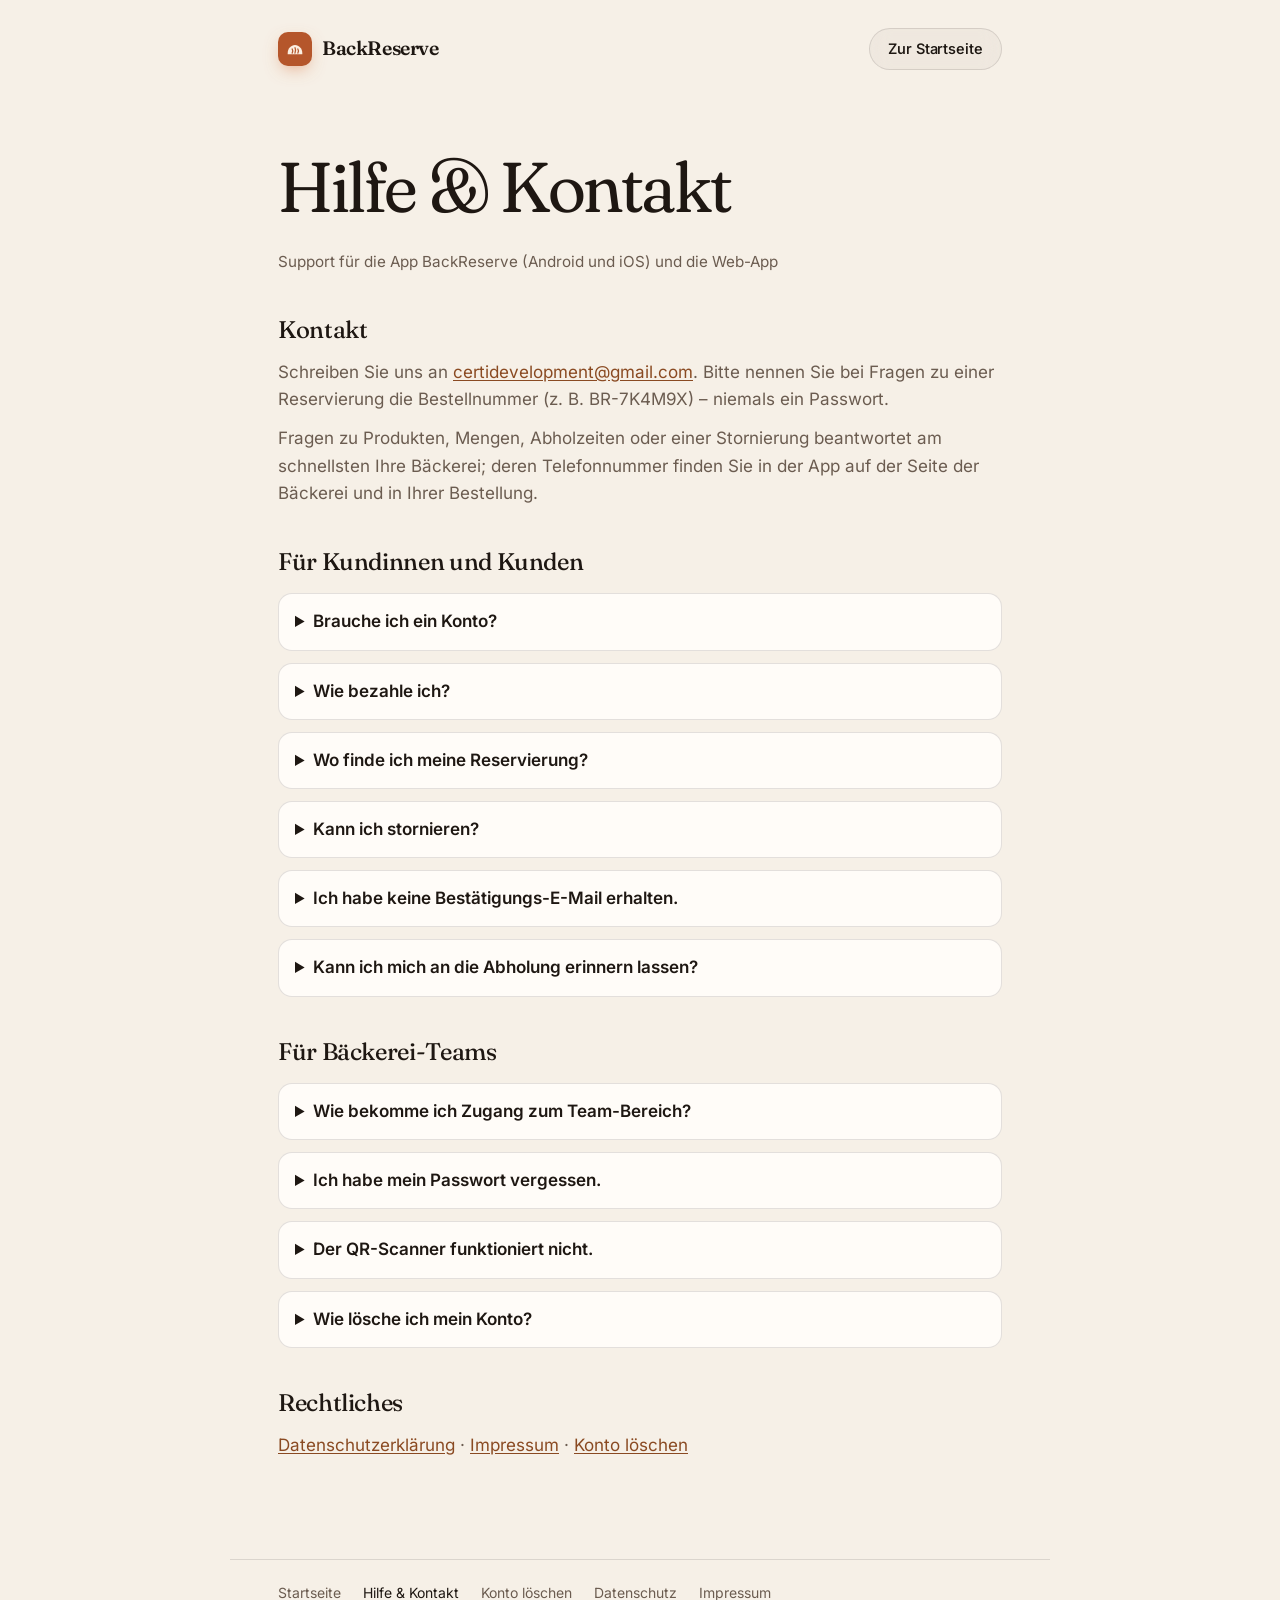
<file: support.html>
<!doctype html>
<html lang="de">
<head>
  <meta charset="utf-8" />
  <meta name="viewport" content="width=device-width, initial-scale=1" />
  <title>Hilfe &amp; Kontakt – BackReserve</title>
  <meta name="description" content="Hilfe und Kontakt für die App BackReserve: häufige Fragen für Kundschaft und Bäckerei-Teams." />
  <meta name="referrer" content="no-referrer" />
  <link rel="icon" type="image/svg+xml" href="assets/img/favicon.svg" />
  <link rel="stylesheet" href="assets/styles.css" />
</head>
<body data-theme="day" class="legal-page">
  <svg class="sprite" aria-hidden="true" focusable="false"><symbol id="i-mark" viewBox="0 0 32 32"><path d="M7 21c0-5.5 4-10 9-10s9 4.5 9 10v1.5H7z" fill="currentColor"/><path d="M12.5 16c1 1.5 1 3.5 0 5M16 14.5c1 2 1 4.5 0 6.5M19.5 16c1 1.5 1 3.5 0 5" stroke="var(--mark-cut, #100C09)" stroke-width="1.6" stroke-linecap="round" fill="none"/></symbol></svg>
  <header class="legal-head">
    <a class="brand" href="./"><span class="brand-mark" aria-hidden="true"><svg viewBox="0 0 32 32"><use href="#i-mark"/></svg></span><span class="brand-name">BackReserve</span></a>
    <a class="btn btn-ghost btn-sm" href="./"><span class="btn-label">Zur Startseite</span></a>
  </header>
  <main class="legal">
    <h1>Hilfe &amp; Kontakt</h1>
    <p class="meta">Support für die App BackReserve (Android und iOS) und die Web-App</p>

    <h2 id="kontakt">Kontakt</h2>
    <p>Schreiben Sie uns an <a href="mailto:certidevelopment@gmail.com?subject=BackReserve%20Support">certidevelopment@gmail.com</a>. Bitte nennen Sie bei Fragen zu einer Reservierung die Bestellnummer (z.&nbsp;B. BR-7K4M9X) – niemals ein Passwort.</p>
    <p>Fragen zu Produkten, Mengen, Abholzeiten oder einer Stornierung beantwortet am schnellsten Ihre Bäckerei; deren Telefonnummer finden Sie in der App auf der Seite der Bäckerei und in Ihrer Bestellung.</p>

    <h2 id="kundschaft">Für Kundinnen und Kunden</h2>
    <details>
      <summary>Brauche ich ein Konto?</summary>
      <p>Nein. Öffnen Sie in der App den Link oder das Kürzel Ihrer Bäckerei (steht auf deren Website oder am Aushang), wählen Sie Produkte, Abholtag und Zeitfenster und geben Sie Vorname und E-Mail-Adresse an. Manche Bäckereien fragen zusätzlich nach Nachname oder Telefonnummer.</p>
    </details>
    <details>
      <summary>Wie bezahle ich?</summary>
      <p>Bei der Abholung direkt in der Bäckerei. BackReserve wickelt keine Zahlungen ab.</p>
    </details>
    <details>
      <summary>Wo finde ich meine Reservierung?</summary>
      <p>Unter „Meine Bestellungen“ auf der Startseite der App sowie über den Link in Ihrer Bestätigungs-E-Mail. Dort sehen Sie den Status, den Abholcode und den QR-Code, den Sie an der Theke vorzeigen.</p>
    </details>
    <details>
      <summary>Kann ich stornieren?</summary>
      <p>Ja, bis zu der Frist, die Ihre Bäckerei festgelegt hat – direkt in der Bestellansicht. Danach wenden Sie sich bitte an die Bäckerei.</p>
    </details>
    <details>
      <summary>Ich habe keine Bestätigungs-E-Mail erhalten.</summary>
      <p>Bitte prüfen Sie den Spam-Ordner. Die Reservierung ist trotzdem gültig und steht in der App unter „Meine Bestellungen“, wenn Sie in der App reserviert haben.</p>
    </details>
    <details>
      <summary>Kann ich mich an die Abholung erinnern lassen?</summary>
      <p>Ja. In der Bestellansicht können Sie eine Erinnerung aktivieren; die App fragt dafür einmalig nach der Erlaubnis für Benachrichtigungen.</p>
    </details>

    <h2 id="team">Für Bäckerei-Teams</h2>
    <details>
      <summary>Wie bekomme ich Zugang zum Team-Bereich?</summary>
      <p>Bäckereien registrieren sich in der <a href="https://reserver-app.gentlegroup.de/registrieren">Web-App</a>; Mitarbeitende werden von ihrer Bäckerei per E-Mail eingeladen. Melden Sie sich anschließend in der App unter „Zum Team-Bereich“ mit derselben E-Mail-Adresse und demselben Passwort an.</p>
    </details>
    <details>
      <summary>Ich habe mein Passwort vergessen.</summary>
      <p>Setzen Sie es in der <a href="https://reserver-app.gentlegroup.de/login">Web-App</a> über „Passwort vergessen“ zurück. Nach fünf Fehlversuchen ist das Konto für 15&nbsp;Minuten gesperrt; ein neues Passwort hebt die Sperre auf.</p>
    </details>
    <details>
      <summary>Der QR-Scanner funktioniert nicht.</summary>
      <p>Erlauben Sie BackReserve den Zugriff auf die Kamera in den Systemeinstellungen. Alternativ geben Sie den Abholcode unter „Abholung“ von Hand ein.</p>
    </details>
    <details>
      <summary>Wie lösche ich mein Konto?</summary>
      <p>Siehe <a href="konto-loeschen.html">Konto und Daten löschen</a>.</p>
    </details>

    <h2 id="rechtliches">Rechtliches</h2>
    <p><a href="datenschutz.html">Datenschutzerklärung</a> · <a href="impressum.html">Impressum</a> · <a href="konto-loeschen.html">Konto löschen</a></p>
  </main>
  <footer class="legal-foot" aria-label="Rechtliches">
    <a href="./">Startseite</a>
    <a href="support.html" aria-current="page">Hilfe &amp; Kontakt</a>
    <a href="konto-loeschen.html">Konto löschen</a>
    <a href="datenschutz.html">Datenschutz</a>
    <a href="impressum.html">Impressum</a>
  </footer>
</body>
</html>
</file>
<file: assets/styles.css>
/* BackReserve – landing page
   Self-hosted fonts, no third-party requests. Animations are progressive: without JavaScript
   or with "reduced motion" all content is visible and static. */

/* ---------- Fonts ---------- */
@font-face {
  font-family: 'Fraunces';
  src: url('fonts/fraunces-full.woff2') format('woff2-variations'), url('fonts/fraunces-full.woff2') format('woff2');
  font-weight: 100 900; font-style: normal; font-display: swap;
}
@font-face {
  font-family: 'Fraunces';
  src: url('fonts/fraunces-full-italic.woff2') format('woff2-variations'), url('fonts/fraunces-full-italic.woff2') format('woff2');
  font-weight: 100 900; font-style: italic; font-display: swap;
}
@font-face {
  font-family: 'Inter';
  src: url('fonts/inter-var.woff2') format('woff2-variations'), url('fonts/inter-var.woff2') format('woff2');
  font-weight: 100 900; font-style: normal; font-display: swap;
}
@font-face {
  font-family: 'JetBrains Mono';
  src: url('fonts/jetbrains-mono-var.woff2') format('woff2-variations'), url('fonts/jetbrains-mono-var.woff2') format('woff2');
  font-weight: 100 800; font-style: normal; font-display: swap;
}

/* ---------- Tokens ---------- */
@property --bg { syntax: '<color>'; inherits: true; initial-value: #100C09; }
@property --bg-2 { syntax: '<color>'; inherits: true; initial-value: #19130F; }
@property --fg { syntax: '<color>'; inherits: true; initial-value: #F6EEE3; }
@property --fg-2 { syntax: '<color>'; inherits: true; initial-value: #B9AA9B; }
@property --line { syntax: '<color>'; inherits: true; initial-value: rgba(246, 238, 227, .12); }
@property --card { syntax: '<color>'; inherits: true; initial-value: rgba(255, 246, 235, .045); }
@property --accent { syntax: '<color>'; inherits: true; initial-value: #E9A35A; }
@property --angle { syntax: '<angle>'; inherits: false; initial-value: 0deg; }

:root {
  --terra: #B5562B;
  --terra-2: #D06A35;
  --amber: #E9A35A;
  --honey: #F4CB8F;
  --crust: #8A4A22;
  --espresso: #1E1712;
  --night: #100C09;
  --cream: #F6F0E7;
  --paper: #FBF7F1;
  --green: #2F7A4B;

  --font-display: 'Fraunces', 'Iowan Old Style', Georgia, serif;
  --font-sans: 'Inter', system-ui, -apple-system, 'Segoe UI', Roboto, sans-serif;
  --font-mono: 'JetBrains Mono', ui-monospace, 'SFMono-Regular', Menlo, Consolas, monospace;

  --ease-out: cubic-bezier(.16, 1, .3, 1);
  --ease-in-out: cubic-bezier(.65, 0, .35, 1);
  --ease-spring: cubic-bezier(.34, 1.56, .64, 1);

  --gutter: clamp(16px, 4vw, 48px);
  --maxw: 1320px;
  --radius-xl: clamp(24px, 3vw, 40px);
}

body[data-theme='night'] {
  --bg: #100C09; --bg-2: #19130F; --fg: #F6EEE3; --fg-2: #B9AA9B;
  --line: rgba(246, 238, 227, .12); --card: rgba(255, 246, 235, .045); --accent: #E9A35A;
}
body[data-theme='day'] {
  --bg: #F6F0E7; --bg-2: #EEE5D8; --fg: #1E1712; --fg-2: #6B5C50;
  --line: rgba(30, 23, 18, .12); --card: #FFFCF8; --accent: #B5562B;
}

/* ---------- Base ---------- */
*, *::before, *::after { box-sizing: border-box; }
html { -webkit-text-size-adjust: 100%; text-size-adjust: 100%; scroll-behavior: smooth; }
html.reduced, html.intro-running { scroll-behavior: auto; }
html.intro-running, html.menu-open { overflow: hidden; }
body {
  margin: 0;
  background: var(--bg);
  color: var(--fg);
  font-family: var(--font-sans);
  font-size: 17px;
  line-height: 1.6;
  -webkit-font-smoothing: antialiased;
  -moz-osx-font-smoothing: grayscale;
  text-rendering: optimizeLegibility;
  overflow-x: clip;
  transition: --bg .9s var(--ease-in-out), --bg-2 .9s var(--ease-in-out), --fg .9s var(--ease-in-out),
    --fg-2 .9s var(--ease-in-out), --line .9s var(--ease-in-out), --card .9s var(--ease-in-out), --accent .9s var(--ease-in-out);
}
img, svg { display: block; max-width: 100%; }
img { height: auto; }
a { color: inherit; text-decoration: none; }
button { font: inherit; color: inherit; background: none; border: 0; padding: 0; cursor: pointer; }
p, h1, h2, h3, ul, ol, figure { margin: 0; }
ul, ol { padding: 0; list-style: none; }
em { font-style: italic; }
::selection { background: var(--amber); color: #1E1712; }
:focus-visible { outline: 2px solid var(--amber); outline-offset: 3px; border-radius: 6px; }

.sr-only {
  position: absolute !important; width: 1px; height: 1px; padding: 0; margin: -1px;
  overflow: hidden; clip: rect(0 0 0 0); white-space: nowrap; border: 0;
}
.skip-link {
  position: fixed; left: 16px; top: -60px; z-index: 200; padding: 10px 16px; border-radius: 10px;
  background: var(--amber); color: #1E1712; font-weight: 600; transition: top .2s;
}
.skip-link:focus { top: 16px; }
.sprite { position: absolute; width: 0; height: 0; overflow: hidden; }
.container { width: 100%; max-width: var(--maxw); margin: 0 auto; padding: 0 var(--gutter); }
.center { text-align: center; }

/* ---------- Type ---------- */
.h2 {
  font-family: var(--font-display);
  font-weight: 380;
  font-size: clamp(2.5rem, 5.4vw, 5.25rem);
  line-height: 1;
  letter-spacing: -.03em;
  font-variation-settings: 'SOFT' 50, 'WONK' 0;
  text-wrap: balance;
}
.h2 em, .finale-title em, .statement-text em {
  font-style: italic;
  color: var(--accent);
  font-variation-settings: 'SOFT' 100, 'WONK' 1;
}
.lead { font-size: clamp(1.05rem, 1.25vw, 1.22rem); line-height: 1.6; color: var(--fg-2); max-width: 56ch; text-wrap: pretty; }
.eyebrow {
  display: inline-flex; align-items: center; gap: 12px;
  font-family: var(--font-mono); font-size: 12.5px; font-weight: 500;
  letter-spacing: .14em; text-transform: uppercase; color: var(--fg-2);
}
.eyebrow::before { content: ''; width: 28px; height: 1px; background: currentColor; opacity: .5; }
.eyebrow-no { color: var(--accent); }
.section-head { max-width: 780px; display: grid; gap: 22px; }
.section-head.center { margin: 0 auto; justify-items: center; }
.section-head.center .lead { margin: 0 auto; }

/* ---------- Buttons ---------- */
.btn {
  --h: 50px;
  position: relative; isolation: isolate;
  display: inline-flex; align-items: center; justify-content: center; gap: 12px;
  height: var(--h); padding: 0 24px; border-radius: 999px;
  font-weight: 550; font-size: 15.5px; letter-spacing: -.005em; white-space: nowrap;
  overflow: hidden;
  transition: background-color .3s, color .3s, border-color .3s, box-shadow .4s var(--ease-out), translate .45s var(--ease-out);
}
.btn-sm { --h: 42px; padding: 0 18px; font-size: 14.5px; }
.btn-lg { --h: 58px; padding: 0 30px; font-size: 16px; }
.btn-lg:has(.btn-icon) { padding-right: 10px; }
.btn-lg:has(.btn-icon-play) { padding: 0 28px 0 10px; }
.btn-block { width: 100%; }
.btn-icon {
  display: grid; place-items: center; width: 38px; height: 38px; border-radius: 50%;
  background: rgba(255, 255, 255, .16); transition: transform .5s var(--ease-out), background-color .3s;
}
.btn-icon svg { width: 18px; height: 18px; }
.btn:hover .btn-icon:not(.btn-icon-play) { transform: translateX(3px); }
.btn-icon-play svg { width: 14px; height: 14px; margin-left: 2px; }
.btn-primary {
  color: #FFF8F0;
  background: linear-gradient(180deg, #CC6A35, var(--terra));
  box-shadow: 0 1px 0 rgba(255, 255, 255, .25) inset, 0 10px 30px -10px rgba(213, 105, 50, .7);
}
.btn-primary::after {
  content: ''; position: absolute; inset: 0; z-index: -1;
  background: linear-gradient(105deg, transparent 30%, rgba(255, 236, 210, .45) 50%, transparent 70%);
  transform: translateX(-120%); transition: transform .9s var(--ease-out);
}
.btn-primary:hover::after { transform: translateX(120%); }
.btn-primary:hover { box-shadow: 0 1px 0 rgba(255, 255, 255, .25) inset, 0 16px 40px -12px rgba(213, 105, 50, .85); }
.btn-ghost { color: var(--fg); border: 1px solid var(--line); background: color-mix(in srgb, var(--fg) 3%, transparent); backdrop-filter: blur(10px); -webkit-backdrop-filter: blur(10px); }
.btn-ghost:hover { background: color-mix(in srgb, var(--fg) 9%, transparent); border-color: color-mix(in srgb, var(--fg) 25%, transparent); }
.btn-ghost .btn-icon { background: color-mix(in srgb, var(--fg) 10%, transparent); }
.btn-dark { color: var(--cream); background: var(--espresso); }
.btn-dark:hover { background: #000; }
.btn-light { color: var(--espresso); background: #FDF5EA; box-shadow: 0 14px 40px -14px rgba(0, 0, 0, .5); }
.btn-light .btn-icon { background: var(--espresso); color: #FDF5EA; }
.btn-light:hover { background: #fff; }
.btn-ghost-light { color: #FDF5EA; border: 1px solid rgba(253, 245, 234, .4); background: rgba(253, 245, 234, .06); backdrop-filter: blur(10px); -webkit-backdrop-filter: blur(10px); }
.btn-ghost-light:hover { background: rgba(253, 245, 234, .14); }
.text-link { display: inline-flex; align-items: center; gap: 8px; font-weight: 600; color: var(--accent); }
.text-link svg { width: 18px; height: 18px; transition: transform .4s var(--ease-out); }
.text-link:hover svg { transform: translateX(4px); }

/* ---------- Grain + progress ---------- */
.grain {
  position: fixed; inset: 0; z-index: 90; pointer-events: none; opacity: .055;
  background-image: url("data:image/svg+xml;utf8,<svg xmlns='http://www.w3.org/2000/svg' width='200' height='200'><filter id='n'><feTurbulence type='fractalNoise' baseFrequency='.85' numOctaves='3' stitchTiles='stitch'/><feColorMatrix values='0 0 0 0 .5  0 0 0 0 .45  0 0 0 0 .4  0 0 0 1 0'/></filter><rect width='100%' height='100%' filter='url(%23n)'/></svg>");
  background-size: 200px;
}
.scroll-progress { position: fixed; inset: 0 0 auto; z-index: 70; height: 2px; pointer-events: none; }
.scroll-progress span {
  display: block; height: 100%; transform-origin: 0 50%; transform: scaleX(var(--sp, 0));
  background: linear-gradient(90deg, var(--honey), var(--amber), var(--terra));
}

/* ---------- Intro ---------- */
.intro { display: none; }
.js:not(.reduced):not(.no-intro) .intro {
  position: fixed; inset: 0; z-index: 150; display: grid; place-items: center;
  background: #0B0806; color: var(--cream);
  clip-path: inset(0 0 0 0);
  transition: clip-path 1s var(--ease-in-out);
  animation: intro-failsafe .01s 4.5s forwards;
}
.intro.is-out { clip-path: inset(0 0 100% 0); }
.intro-center { text-align: center; }
.intro-clock {
  font-family: var(--font-display); font-weight: 300; font-size: clamp(4.5rem, 15vw, 11rem);
  line-height: 1; letter-spacing: -.04em; font-variant-numeric: tabular-nums lining-nums;
  font-variation-settings: 'SOFT' 100;
  background: linear-gradient(180deg, #FDF2E2, #E9A35A); -webkit-background-clip: text; background-clip: text; color: transparent;
}
.intro-label { margin-top: 14px; font-family: var(--font-mono); font-size: 12.5px; letter-spacing: .2em; text-transform: uppercase; color: rgba(246, 238, 227, .55); }
.intro-bar { position: absolute; left: 50%; bottom: 12vh; width: 140px; height: 1px; translate: -50% 0; background: rgba(246, 238, 227, .14); overflow: hidden; }
.intro-bar span { display: block; height: 100%; background: var(--amber); transform-origin: 0 50%; animation: intro-bar 1.1s var(--ease-in-out) forwards; }
@keyframes intro-bar { from { transform: scaleX(0); } to { transform: scaleX(1); } }
@keyframes intro-failsafe { to { visibility: hidden; opacity: 0; pointer-events: none; } }

/* ---------- Navigation ---------- */
.nav { position: fixed; top: 14px; left: var(--gutter); right: var(--gutter); z-index: 60; transition: transform .6s var(--ease-out); }
.nav.is-hidden { transform: translateY(calc(-100% - 24px)); }
.nav-pill {
  max-width: 1240px; margin: 0 auto; height: 62px;
  display: flex; align-items: center; justify-content: space-between; gap: 16px;
  padding: 0 8px 0 16px; border-radius: 999px;
  border: 1px solid transparent;
  transition: background-color .5s, border-color .5s, box-shadow .5s, backdrop-filter .5s;
}
.nav.is-scrolled .nav-pill, html.menu-open .nav-pill {
  background: color-mix(in srgb, var(--bg) 72%, transparent);
  border-color: var(--line);
  box-shadow: 0 10px 40px -20px rgba(0, 0, 0, .35);
  backdrop-filter: blur(18px) saturate(1.5); -webkit-backdrop-filter: blur(18px) saturate(1.5);
}
.brand { display: inline-flex; align-items: center; gap: 10px; font-family: var(--font-display); font-weight: 600; font-size: 1.22rem; letter-spacing: -.02em; }
.brand-mark { display: grid; place-items: center; width: 34px; height: 34px; border-radius: 10px; background: var(--terra); color: #FBEFE2; --mark-cut: var(--terra); box-shadow: 0 6px 18px -6px rgba(213, 105, 50, .7); }
.brand-mark svg { width: 26px; height: 26px; }
.nav-links { display: flex; gap: 2px; }
.nav-links a { position: relative; padding: 8px 14px; border-radius: 999px; font-size: 14.5px; font-weight: 500; color: var(--fg-2); transition: color .25s, background-color .25s; }
.nav-links a:hover { color: var(--fg); background: color-mix(in srgb, var(--fg) 7%, transparent); }
.nav-links a.is-active { color: var(--fg); }
.nav-links a.is-active::after { content: ''; position: absolute; left: 50%; bottom: 3px; width: 4px; height: 4px; border-radius: 50%; translate: -50% 0; background: var(--accent); }
.nav-actions { display: flex; align-items: center; gap: 6px; }
.nav-login { padding: 8px 14px; font-size: 14.5px; font-weight: 500; color: var(--fg-2); transition: color .25s; }
.nav-login:hover { color: var(--fg); }
.menu-toggle { display: none; width: 44px; height: 44px; border-radius: 50%; place-items: center; border: 1px solid var(--line); }
.menu-icon { position: relative; width: 18px; height: 10px; }
.menu-icon i { position: absolute; left: 0; width: 100%; height: 1.6px; border-radius: 2px; background: currentColor; transition: transform .45s var(--ease-out), top .45s var(--ease-out); }
.menu-icon i:first-child { top: 0; }
.menu-icon i:last-child { top: 8px; }
.menu-toggle[aria-expanded='true'] .menu-icon i:first-child { top: 4px; transform: rotate(45deg); }
.menu-toggle[aria-expanded='true'] .menu-icon i:last-child { top: 4px; transform: rotate(-45deg); }

.menu {
  position: fixed; inset: 0; z-index: 55; display: flex; flex-direction: column; justify-content: space-between;
  padding: 120px var(--gutter) max(32px, env(safe-area-inset-bottom));
  background: #0F0B08; color: var(--cream);
  clip-path: inset(0 0 100% 0); transition: clip-path .7s var(--ease-in-out);
}
.menu.is-open { clip-path: inset(0 0 0 0); }
.menu[hidden] { display: none; }
.menu nav { display: grid; }
.menu nav a {
  display: flex; align-items: baseline; gap: 16px; padding: 10px 0; border-bottom: 1px solid rgba(246, 238, 227, .1);
  font-family: var(--font-display); font-size: clamp(2rem, 9vw, 3.2rem); font-weight: 380; letter-spacing: -.02em; line-height: 1.15;
  opacity: 0; transform: translateY(30px); transition: opacity .6s var(--ease-out), transform .8s var(--ease-out);
}
.menu nav a span { font-family: var(--font-mono); font-size: 12px; color: var(--amber); letter-spacing: .1em; }
.menu.is-open nav a { opacity: 1; transform: none; }
.menu.is-open nav a:nth-child(2) { transition-delay: .05s; }
.menu.is-open nav a:nth-child(3) { transition-delay: .1s; }
.menu.is-open nav a:nth-child(4) { transition-delay: .15s; }
.menu.is-open nav a:nth-child(5) { transition-delay: .2s; }
.menu-foot { display: grid; gap: 10px; }
.menu-foot .btn-ghost { --fg: #F6EEE3; --line: rgba(246, 238, 227, .2); }

/* ---------- Reveal system ---------- */
.js [data-reveal] { opacity: 0; transform: translateY(34px); transition: opacity 1s var(--ease-out), transform 1.2s var(--ease-out); transition-delay: calc(var(--rd, 0) * 1ms); }
.js [data-reveal].is-in { opacity: 1; transform: none; }
.js [data-split] .w { display: inline-block; white-space: nowrap; }
.js [data-reveal-words] .w { overflow: clip; overflow-clip-margin: .2em; vertical-align: top; padding: 0 .04em .12em; margin: 0 -.04em -.12em; }
.js [data-reveal-words] .wi { display: inline-block; transform: translateY(110%); transition: transform 1.2s var(--ease-out); transition-delay: calc(var(--wi) * 70ms); }
.js [data-reveal-words].is-in .wi { transform: none; }
.js [data-split='chars'] .ch { display: inline-block; }
.js [data-reveal-chars] .ln, .js .footer-word { overflow: clip; overflow-clip-margin: .15em; }
.js [data-reveal-chars] .ch { transform: translateY(105%); transition: transform 1.2s var(--ease-out); transition-delay: calc(var(--ci) * 32ms); }
.js [data-reveal-chars].is-in .ch { transform: none; }

/* ---------- HERO ---------- */
.hero {
  position: relative; z-index: 0; isolation: isolate;
  min-height: 100svh;
  background: #100C09; color: #F6EEE3;
  overflow: hidden;
  --hp: 0; --mx: 0; --my: 0;
}
.hero.is-covered { visibility: hidden; }
.hero-bg { position: absolute; inset: 0; z-index: -1; pointer-events: none; }
.hero-glow {
  position: absolute; inset: 0;
  background:
    radial-gradient(60vmax 50vmax at 82% 92%, rgba(232, 128, 62, .42), rgba(181, 86, 43, .14) 45%, transparent 70%),
    radial-gradient(50vmax 40vmax at 8% -6%, rgba(98, 74, 132, .22), transparent 70%),
    radial-gradient(40vmax 30vmax at 60% 40%, rgba(233, 163, 90, .06), transparent 70%);
  animation: glow-breathe 9s ease-in-out infinite alternate;
}
@keyframes glow-breathe { to { opacity: .78; transform: scale(1.06) translateY(-1.5%); } }
.hero-light {
  position: absolute; inset: 0;
  background: radial-gradient(520px circle at var(--lx, 70%) var(--ly, 50%), rgba(255, 200, 140, .085), transparent 62%);
}
.hero-dust { position: absolute; inset: 0; width: 100%; height: 100%; }
.hero-lines {
  position: absolute; inset: 0;
  background-image: linear-gradient(to right, rgba(246, 238, 227, .045) 1px, transparent 1px);
  background-size: calc(100% / 6) 100%;
  mask-image: radial-gradient(ellipse at 50% 40%, #000 20%, transparent 75%);
  -webkit-mask-image: radial-gradient(ellipse at 50% 40%, #000 20%, transparent 75%);
}
.hero-inner {
  position: relative;
  max-width: 1440px; margin: 0 auto; min-height: 100svh;
  padding: 130px var(--gutter) 110px;
  display: grid; grid-template-columns: minmax(0, 1.1fr) minmax(0, .9fr); align-items: center; gap: clamp(24px, 4vw, 64px);
}
.hero-eyebrow {
  display: inline-flex; align-items: center; gap: 10px; padding: 7px 14px 7px 10px; border-radius: 999px;
  border: 1px solid rgba(246, 238, 227, .14); background: rgba(246, 238, 227, .04);
  font-size: 13.5px; font-weight: 500; color: rgba(246, 238, 227, .82);
  backdrop-filter: blur(8px); -webkit-backdrop-filter: blur(8px);
}
.live-dot { position: relative; width: 8px; height: 8px; border-radius: 50%; background: #6FD49A; }
.live-dot::after { content: ''; position: absolute; inset: -4px; border-radius: 50%; border: 1px solid #6FD49A; animation: ping 2.2s var(--ease-out) infinite; }
@keyframes ping { from { transform: scale(.5); opacity: 1; } to { transform: scale(2.2); opacity: 0; } }

.hero-title {
  margin: .32em 0 .3em;
  font-family: var(--font-display); font-weight: 380;
  font-size: clamp(3.4rem, min(7.6vw, 12.6svh), 8.8rem);
  line-height: .93; letter-spacing: -.04em;
  font-variation-settings: 'SOFT' 60, 'WONK' 0;
}
.hero-title .ln { display: block; padding: 0 .08em .1em; margin: 0 -.08em -.1em; }
.js .hero-title .ln { overflow: clip; overflow-clip-margin: .25em; }
.hero-title em {
  position: relative; font-style: italic; font-weight: 400;
  font-variation-settings: 'SOFT' 100, 'WONK' 0;
  color: var(--amber);
  padding-right: .06em;
  letter-spacing: -.012em;
}
.hero-title em .ch { color: color-mix(in oklab, #F7CF94, #D3602A calc(var(--ei, 0) * 100%)); }
.swash { position: absolute; left: 0; bottom: -.06em; width: 100%; height: .2em; overflow: visible; pointer-events: none; }
.swash path { fill: none; stroke: var(--terra-2); stroke-width: 5; stroke-linecap: round; vector-effect: non-scaling-stroke; stroke-dasharray: 320; stroke-dashoffset: 0; }
.js:not(.reduced) .swash path { stroke-dashoffset: 320; }
.js.is-ready:not(.reduced) .swash path { animation: draw 1.2s var(--ease-in-out) 1.25s forwards; }
@keyframes draw { to { stroke-dashoffset: 0; } }
.js:not(.reduced) .hero-title .ch { transform: translateY(110%) rotate(5deg); }
.js.is-ready:not(.reduced) .hero-title .ch { animation: char-in 1.15s var(--ease-out) both; animation-delay: calc(var(--ci) * 30ms + 120ms); }
@keyframes char-in { from { transform: translateY(110%) rotate(5deg); } to { transform: none; } }

.hero-lead { max-width: 34rem; font-size: clamp(1.04rem, 1.2vw, 1.2rem); line-height: 1.6; color: rgba(246, 238, 227, .72); text-wrap: pretty; }
.hero-actions { display: flex; flex-wrap: wrap; gap: 12px; margin-top: 34px; }
.hero .btn-ghost { --fg: #F6EEE3; --line: rgba(246, 238, 227, .18); }
.hero-proof { display: flex; flex-wrap: wrap; gap: 8px 22px; margin-top: 28px; font-size: 14px; color: rgba(246, 238, 227, .66); }
.hero-proof li { display: inline-flex; align-items: center; gap: 8px; }
.hero-proof svg { width: 16px; height: 16px; color: var(--amber); }

.js:not(.reduced) [data-hero-in] { opacity: 0; transform: translateY(24px); }
.js.is-ready:not(.reduced) [data-hero-in] { animation: rise-in 1.1s var(--ease-out) both; animation-delay: calc(var(--hi) * 75ms + 250ms); }
@keyframes rise-in { from { opacity: 0; transform: translateY(24px); } to { opacity: 1; transform: none; } }

.hero-foot {
  position: absolute; left: 0; right: 0; bottom: 26px; z-index: 2;
  max-width: 1440px; margin: 0 auto; padding: 0 var(--gutter);
  display: flex; align-items: center; justify-content: space-between; gap: 20px;
  font-family: var(--font-mono); font-size: 11.5px; letter-spacing: .14em; text-transform: uppercase; color: rgba(246, 238, 227, .5);
}
.scroll-cue { display: inline-flex; align-items: center; gap: 14px; transition: color .3s; }
.scroll-cue:hover { color: #F6EEE3; }
.scroll-cue-line { position: relative; width: 1px; height: 38px; background: rgba(246, 238, 227, .2); overflow: hidden; }
.scroll-cue-line::after { content: ''; position: absolute; left: 0; top: -40%; width: 100%; height: 40%; background: var(--amber); animation: cue 2.2s var(--ease-in-out) infinite; }
@keyframes cue { to { top: 100%; } }
.hero-foot-note { display: flex; gap: 18px; }
.hero-foot-note span + span::before { content: '·'; margin-right: 18px; color: var(--amber); }

/* Hero stage */
.hero-stage {
  position: relative; height: min(80svh, 700px); min-height: 520px;
  display: grid; place-items: center;
  --pw: clamp(220px, min(23vw, 36svh), 310px);
}
.stage-halo {
  position: absolute; width: calc(var(--pw) * 2.2); aspect-ratio: 1; border-radius: 50%;
  background: radial-gradient(closest-side, rgba(233, 140, 70, .32), rgba(233, 140, 70, .08) 60%, transparent);
  filter: blur(10px);
}
.js:not(.reduced) .hero-stage > * { opacity: 0; }
.js.is-ready:not(.reduced) .hero-stage > .stage-halo { animation: fade-in 2s ease .4s both; }
.js.is-ready:not(.reduced) .phone-hero { animation: phone-in 1.6s var(--ease-out) .45s both; }
.js.is-ready:not(.reduced) .chip { animation: chip-in 1s var(--ease-spring) both; }
.js.is-ready:not(.reduced) .chip-a { animation-delay: 1.3s; }
.js.is-ready:not(.reduced) .chip-b { animation-delay: 1.5s; }
.js.is-ready:not(.reduced) .chip-c { animation-delay: 1.7s; }
@keyframes fade-in { from { opacity: 0; } to { opacity: 1; } }
@keyframes phone-in { from { opacity: 0; transform: translateY(80px) rotate(4deg) scale(.94); } to { opacity: 1; transform: none; } }
@keyframes chip-in { from { opacity: 0; transform: translateY(18px) scale(.85); } to { opacity: 1; transform: none; } }

/* Phone component (all inner sizes in em; 1em = phone width / 30) */
.phone { position: relative; z-index: 2; width: var(--pw); aspect-ratio: 300 / 626; font-size: calc(var(--pw) / 30); }
.phone-frame {
  position: absolute; inset: 0; border-radius: 4.9em; padding: .62em;
  background: linear-gradient(145deg, #4A3E36 0%, #15100D 22%, #0D0A08 60%, #33291F 85%, #5A4A3E 100%);
  box-shadow: inset 0 0 0 .1em rgba(255, 255, 255, .1), inset 0 0 .3em rgba(0, 0, 0, .8),
    0 4em 7em -2em rgba(0, 0, 0, .7), 0 2em 3em -1.5em rgba(0, 0, 0, .5);
  transform-style: preserve-3d;
}
.phone-hero .phone-frame { transform: perspective(1400px) rotateY(calc(var(--mx) * -9deg)) rotateX(calc(var(--my) * 7deg)); transition: transform .2s linear; }
.phone-screen { position: relative; height: 100%; border-radius: 4.3em; overflow: hidden; background: #FAF6F0; color: #2B211C; font-family: var(--font-sans); line-height: 1.35; }
.phone-screen::after { content: ''; position: absolute; inset: 0; border-radius: inherit; pointer-events: none; background: linear-gradient(125deg, rgba(255, 255, 255, .22), transparent 28%, transparent 70%, rgba(255, 255, 255, .06)); }
.status { position: relative; z-index: 3; height: 4.6em; display: flex; align-items: center; justify-content: space-between; padding: .4em 2.6em 0; font-weight: 600; }
.status > span:first-child { font-size: 1.3em; }
.island { position: absolute; left: 50%; top: 1em; width: 9.4em; height: 2.7em; border-radius: 99em; background: #0A0806; translate: -50% 0; }
.status-r { display: flex; gap: .25em; align-items: flex-end; height: 1.1em; }
.status-r i { width: .38em; border-radius: .1em; background: #2B211C; }
.status-r i:nth-child(1) { height: .5em; }
.status-r i:nth-child(2) { height: .8em; }
.status-r i:nth-child(3) { height: 1.1em; }
.app { position: absolute; inset: 4.6em 0 0; padding: .4em 1.4em 1.4em; }

/* Shop screen */
.shop-head { display: flex; align-items: center; gap: 1em; margin-bottom: 1.1em; }
.shop-logo { display: grid; place-items: center; flex: none; width: 2.2em; height: 2.2em; border-radius: .55em; background: var(--terra); color: #fff; font-family: var(--font-display); font-weight: 700; font-size: 1.8em; }
.shop-head b { display: block; font-family: var(--font-display); font-size: 1.55em; font-weight: 700; letter-spacing: -.02em; line-height: 1.1; }
.shop-head small { display: block; margin-top: .2em; font-size: 1.02em; color: #85766A; }
.shop-days { display: flex; gap: .5em; }
.day { flex: 1; display: grid; justify-items: center; padding: .55em 0; border-radius: .9em; border: 1px solid #E8DCCD; background: #fff; }
.day small { font-size: .85em; text-transform: uppercase; letter-spacing: .04em; color: #85766A; }
.day b { font-size: 1.25em; }
.day.is-on { background: #2B211C; border-color: #2B211C; color: #fff; }
.day.is-on small { color: rgba(255, 255, 255, .7); }
.day.is-off { opacity: .45; border-style: dashed; background: transparent; }
.shop-slot { display: flex; align-items: center; gap: .5em; margin: 1em 0 .2em; padding: .75em .9em; border-radius: .9em; background: #F2E6D7; font-size: 1.08em; }
.shop-slot svg { width: 1.25em; height: 1.25em; color: var(--terra); }
.slot-free { margin-left: auto; padding: .15em .6em; border-radius: 99em; background: #E1F0E5; color: var(--green); font-size: .85em; font-weight: 600; }
.shop-h { margin: .9em 0 .55em; font-family: var(--font-display); font-weight: 700; font-size: 1.35em; letter-spacing: -.01em; }
.item {
  display: grid; grid-template-columns: 4.3em 1fr auto; gap: .9em; align-items: center;
  margin-bottom: .6em; padding: .65em; border-radius: 1.2em; border: 1px solid #EEE2D4; background: #fff;
  transition: transform .4s var(--ease-out), box-shadow .4s;
}
.item-img { display: grid; place-items: center; width: 4.3em; height: 4.3em; border-radius: .9em; }
.item-img svg { width: 3.2em; height: 3.2em; }
.tint-a { background: #F3E3D2; } .tint-b { background: #F6EAD6; } .tint-c { background: #F8E1E4; } .tint-d { background: #EFE6E0; }
.item-body b { display: block; font-size: 1.18em; font-weight: 600; letter-spacing: -.01em; }
.stock { display: inline-flex; align-items: center; gap: .4em; margin-top: .15em; font-size: .98em; color: var(--green); font-weight: 500; }
.stock i { width: .5em; height: .5em; border-radius: 50%; background: currentColor; }
.item.is-low .stock { color: #B7791F; }
.item.is-out { opacity: .5; }
.item.is-out .stock { color: #A3483A; }
.item-side { display: grid; justify-items: end; gap: .35em; }
.price { font-size: 1.12em; font-weight: 650; }
.stepper { display: flex; align-items: center; gap: .5em; }
.qty { min-width: 1em; text-align: center; font-weight: 700; font-size: 1.15em; color: #C8B9AB; transition: color .3s; }
.qty.has { color: #2B211C; }
.plus { display: grid; place-items: center; width: 2.5em; height: 2.5em; border-radius: 50%; background: var(--terra); color: #fff; }
.plus svg { width: 1.3em; height: 1.3em; }
.item.bump { transform: scale(1.025); box-shadow: 0 .6em 1.6em -.6em rgba(181, 86, 43, .35); }
.item.bump .plus { animation: press .35s var(--ease-out); }
@keyframes press { 40% { transform: scale(.82); } }
.cart {
  position: absolute; left: 1.2em; right: 1.2em; bottom: 1.5em; z-index: 3;
  display: flex; align-items: center; gap: .9em; padding: .75em .75em .75em .9em; border-radius: 1.6em;
  background: #2B211C; color: #fff; box-shadow: 0 1.4em 2.4em -1em rgba(43, 33, 28, .6);
  transform: translateY(160%); transition: transform .7s var(--ease-spring);
}
.cart.has-items { transform: none; }
.cart.bump { animation: bump .4s var(--ease-out); }
@keyframes bump { 40% { scale: 1.04; } }
.cart-bag { display: grid; place-items: center; width: 2.9em; height: 2.9em; border-radius: .8em; background: rgba(255, 255, 255, .12); font-weight: 700; font-size: 1.1em; }
.cart-info small { display: block; font-size: .92em; opacity: .65; }
.cart-info b { font-size: 1.3em; font-variant-numeric: tabular-nums; }
.cart-btn { margin-left: auto; padding: .85em 1.25em; border-radius: 1.1em; background: var(--terra); font-weight: 650; font-size: 1.1em; transition: transform .2s, background-color .3s; }
.cart-btn.press { transform: scale(.92); background: #9E4A24; }
.toast {
  position: absolute; left: 50%; top: .6em; z-index: 4;
  display: flex; align-items: center; gap: .6em; padding: .75em 1.2em; border-radius: 99em; white-space: nowrap;
  background: var(--green); color: #fff; font-size: 1.1em; box-shadow: 0 1em 2em -1em rgba(47, 122, 75, .7);
  translate: -50% -180%; opacity: 0; transition: translate .7s var(--ease-spring), opacity .4s;
}
.toast svg { width: 1.3em; height: 1.3em; }
.toast.show { translate: -50% 0; opacity: 1; }
.tap {
  position: absolute; left: 0; top: 0; z-index: 5; width: 3.6em; height: 3.6em; border-radius: 50%;
  background: rgba(43, 33, 28, .16); border: .18em solid rgba(255, 255, 255, .95);
  box-shadow: 0 .4em 1em rgba(0, 0, 0, .25);
  opacity: 0; transition: transform .75s var(--ease-in-out), opacity .4s;
  pointer-events: none;
}
.tap.on { opacity: 1; }
.tap.press { animation: tap-press .35s var(--ease-out); }
@keyframes tap-press { 50% { scale: .75; background-color: rgba(181, 86, 43, .35); } }

/* Receipt */
.receipt {
  position: absolute; z-index: 1;
  right: calc(50% + var(--pw) * .46); top: 9%;
  width: clamp(170px, 15vw, 224px);
  transform: rotate(-7deg);
  filter: drop-shadow(0 30px 30px rgba(0, 0, 0, .45));
}
.receipt::before {
  content: ''; position: absolute; left: -8px; right: -8px; top: -10px; height: 16px; z-index: 2; border-radius: 8px;
  background: linear-gradient(#3A2F28, #1A1411); box-shadow: inset 0 -3px 0 rgba(0, 0, 0, .5), inset 0 1px 0 rgba(255, 255, 255, .12);
}
.receipt-paper {
  position: relative; padding: 22px 16px 28px;
  background: #FFFCF6; color: #2B211C;
  font-family: var(--font-mono); font-size: 10.5px; line-height: 1.55;
  mask: linear-gradient(#000 0 0) top / 100% calc(100% - 7px) no-repeat, conic-gradient(from -45deg at bottom, #0000, #000 1deg 89deg, #0000 90deg) bottom / 12px 7px repeat-x;
  -webkit-mask: linear-gradient(#000 0 0) top / 100% calc(100% - 7px) no-repeat, conic-gradient(from -45deg at bottom, #0000, #000 1deg 89deg, #0000 90deg) bottom / 12px 7px repeat-x;
  clip-path: inset(0 0 0 0);
}
.js:not(.reduced) .receipt { transform: translateX(45%) rotate(0deg); transition: transform 1.1s var(--ease-out), opacity .35s; }
.js:not(.reduced) .hero-stage.is-printed .receipt { opacity: 1; transform: rotate(-7deg); }
.js:not(.reduced) .hero-stage.is-tearing .receipt { opacity: 0; transform: translateY(30px) rotate(-10deg); transition: transform .6s var(--ease-in-out), opacity .5s; }
.js:not(.reduced) .receipt-paper { clip-path: inset(0 0 100% 0); transform: translateY(-30%); transition: clip-path 1.8s steps(18, end) .35s, transform 1.8s steps(18, end) .35s; }
.js:not(.reduced) .hero-stage.is-printed .receipt-paper { clip-path: inset(0 0 0 0); transform: none; }
.r-head { text-align: center; font-weight: 700; letter-spacing: .14em; text-transform: uppercase; font-size: 11px; }
.r-sub { text-align: center; opacity: .6; }
.r-rule { margin: 8px 0; border-top: 1px dashed rgba(43, 33, 28, .35); }
.r-row { display: flex; justify-content: space-between; gap: 8px; }
.r-total { font-weight: 700; font-size: 12px; }
.r-note { margin-top: 6px; text-align: center; font-size: 9.5px; letter-spacing: .08em; text-transform: uppercase; opacity: .6; }
.r-code { display: flex; align-items: center; gap: 10px; margin-top: 12px; padding-top: 10px; border-top: 1px dashed rgba(43, 33, 28, .35); }
.r-code small { display: block; font-size: 9px; opacity: .6; text-transform: uppercase; letter-spacing: .1em; }
.r-code b { font-size: 13px; letter-spacing: .06em; }
.qr { display: block; flex: none; width: 52px; aspect-ratio: 1; color: #2B211C; }
.qr svg { width: 100%; height: 100%; shape-rendering: crispEdges; }

/* Chips */
.chip {
  position: absolute; z-index: 3;
  display: flex; align-items: center; gap: 10px; padding: 10px 16px 10px 10px; border-radius: 16px;
  background: rgba(30, 23, 19, .62); color: #F6EEE3;
  border: 1px solid rgba(246, 238, 227, .13);
  backdrop-filter: blur(16px) saturate(1.4); -webkit-backdrop-filter: blur(16px) saturate(1.4);
  box-shadow: 0 20px 40px -20px rgba(0, 0, 0, .6);
  font-size: 13.5px; font-weight: 500; line-height: 1.3; white-space: nowrap;
}
.chip small { display: block; font-size: 11px; font-weight: 500; color: rgba(246, 238, 227, .58); }
.chip-a { top: 9%; left: calc(50% + var(--pw) * .36); }
.chip-b { bottom: 19%; right: calc(50% + var(--pw) * .4); flex-direction: column; align-items: stretch; gap: 8px; padding: 12px 16px; }
.chip-c { bottom: 30%; left: calc(50% + var(--pw) * .42); }
.chip-ok { display: grid; place-items: center; width: 30px; height: 30px; border-radius: 50%; background: var(--green); color: #fff; }
.chip-ok svg { width: 16px; height: 16px; }
.chip-clock { width: 28px; height: 28px; padding: 5px; border-radius: 50%; background: rgba(233, 163, 90, .16); color: var(--amber); }
.chip-bar { display: block; height: 5px; border-radius: 99px; background: rgba(246, 238, 227, .12); overflow: hidden; }
.chip-bar i { display: block; height: 100%; width: 30%; border-radius: inherit; background: linear-gradient(90deg, var(--amber), var(--terra-2)); transform-origin: 0 50%; transform: scaleX(2.33); }
.js:not(.reduced) .chip-bar i { animation: bar-fill 6s var(--ease-in-out) infinite alternate; }
@keyframes bar-fill { from { transform: scaleX(1.2); } to { transform: scaleX(2.6); } }
.js.is-ready:not(.reduced) .chip { will-change: translate; }

/* Hero scroll-out (only where the hero is pinned) */
@media (min-width: 900px) and (min-height: 640px) {
  .hero { position: sticky; top: 0; height: 100svh; min-height: 0; }
  .hero-inner { height: 100svh; min-height: 0; }
  .hero-inner, .hero-foot {
    transform: translateY(calc(var(--hp) * -8vh)) scale(calc(1 - var(--hp) * .07));
    opacity: calc(1 - var(--hp) * .85);
  }
  .hero-bg { opacity: calc(1 - var(--hp) * .5); }
  .statement { border-radius: var(--radius-xl) var(--radius-xl) 0 0; box-shadow: 0 -30px 80px -10px rgba(0, 0, 0, .55); }
}

/* ---------- STATEMENT ---------- */
.statement { position: relative; z-index: 1; background: var(--bg); padding: clamp(110px, 17vh, 190px) 0 clamp(60px, 9vh, 110px); }
.statement-text {
  margin-top: 30px; max-width: 22ch;
  font-family: var(--font-display); font-weight: 360;
  font-size: clamp(2.1rem, 5vw, 5rem); line-height: 1.07; letter-spacing: -.028em;
  font-variation-settings: 'SOFT' 50;
  text-wrap: pretty;
}
.statement-text { max-width: 1100px; }
.js:not(.reduced) .statement-text .sw { opacity: clamp(.13, calc((var(--p, 0) * (var(--n) + 7) - var(--i)) / 7), 1); }
.pill-ic {
  display: inline-grid; place-items: center; vertical-align: middle;
  width: 1.75em; height: 1em; margin: 0 .06em; border-radius: 99em; position: relative; top: -.06em;
  background: var(--card); border: 1px solid var(--line);
}
.pill-ic svg { width: .82em; height: .82em; }
.pill-ic-accent { background: rgba(233, 163, 90, .16); border-color: rgba(233, 163, 90, .35); }
.statement-grid {
  display: grid; grid-template-columns: 1fr 1fr; gap: clamp(32px, 6vw, 90px);
  margin-top: clamp(60px, 10vh, 110px); padding-top: 40px; border-top: 1px solid var(--line);
}
.strike-title { font-family: var(--font-mono); font-size: 12.5px; letter-spacing: .14em; text-transform: uppercase; color: var(--accent); margin-bottom: 12px; }
.strike-list li {
  padding: 4px 0;
  font-family: var(--font-display); font-size: clamp(1.3rem, 2vw, 1.85rem); font-weight: 380; letter-spacing: -.015em; line-height: 1.3; color: var(--fg-2);
}
.strike-list li span {
  background: linear-gradient(var(--terra-2), var(--terra-2)) 0 58% / 100% 2px no-repeat;
  -webkit-box-decoration-break: clone; box-decoration-break: clone;
}
.js:not(.reduced) .strike-list li span { background-size: 0% 2px; transition: background-size 1s var(--ease-in-out), color 1s; transition-delay: calc(var(--sd) * 220ms + 400ms); }
.js .strike-list.is-in li span { background-size: 100% 2px; color: color-mix(in srgb, var(--fg-2) 70%, transparent); }
.statement-aside { align-self: end; font-size: clamp(1.08rem, 1.35vw, 1.3rem); line-height: 1.6; color: var(--fg-2); max-width: 32rem; }

/* ---------- MARQUEE ---------- */
.marquee { position: relative; z-index: 1; background: var(--bg); padding: clamp(30px, 6vh, 70px) 0; overflow: hidden; }
.marquee-row { margin: 0 -6vw; padding: 16px 0; background: var(--terra); color: #FCEFE0; rotate: -1.8deg; overflow: hidden; box-shadow: 0 20px 40px -20px rgba(0, 0, 0, .5); }
.marquee-row-alt { position: relative; margin-top: 22px; background: var(--honey); color: var(--espresso); rotate: 1.4deg; }
.marquee-track {
  display: flex; align-items: center; gap: clamp(20px, 3vw, 44px); width: max-content; padding-left: 20px;
  font-family: var(--font-display); font-size: clamp(1.9rem, 4.2vw, 3.8rem); font-weight: 380; letter-spacing: -.02em; line-height: 1.15;
  will-change: transform;
}
.marquee-row-alt .marquee-track { font-style: italic; font-variation-settings: 'SOFT' 100, 'WONK' 1; font-size: clamp(1.5rem, 3vw, 2.6rem); }
.marquee-track svg { width: 1.05em; height: 1.05em; flex: none; }
.marquee-track i { font-style: normal; font-size: .6em; color: var(--terra); }
.reduced .marquee-track, html:not(.js) .marquee-track { animation: none; }

/* ---------- STORY ---------- */
.story { position: relative; z-index: 1; height: 440vh; background: #0D0A10; color: #F6EEE3; --sp: 0; }
.story-sticky { position: sticky; top: 0; height: 100svh; overflow: hidden; }
.story-sky { position: absolute; inset: 0; }
.story-sky::after { content: ''; position: absolute; inset: 0 0 auto; height: 22vh; background: linear-gradient(#100C09, rgba(16, 12, 9, 0)); }
.sky { position: absolute; inset: 0; opacity: 0; transition: opacity 1.4s var(--ease-in-out); }
.story[data-step='0'] .sky-0, .story[data-step='1'] .sky-1, .story[data-step='2'] .sky-2, .story[data-step='3'] .sky-3 { opacity: 1; }
.sky-0 { background: radial-gradient(60vmax 40vmax at 80% 70%, rgba(233, 140, 70, .16), transparent 70%), linear-gradient(180deg, #0B0912 0%, #120E1C 55%, #1B1322 100%); }
.sky-1 { background: radial-gradient(50vmax 40vmax at 78% 50%, rgba(80, 170, 120, .16), transparent 70%), linear-gradient(180deg, #0A0B12 0%, #10131C 60%, #161821 100%); }
.sky-2 { background: radial-gradient(70vmax 50vmax at 78% 95%, rgba(236, 120, 50, .55), rgba(181, 86, 43, .2) 40%, transparent 70%), linear-gradient(180deg, #120B08 0%, #1A0F0A 100%); }
.sky-3 { background: radial-gradient(80vmax 40vmax at 60% 110%, rgba(255, 196, 120, .7), rgba(232, 128, 72, .35) 40%, transparent 70%), linear-gradient(180deg, #19131F 0%, #33202D 40%, #6A3528 75%, #B9643A 100%); }
.stars {
  position: absolute; inset: 0 0 40%;
  background-image:
    radial-gradient(1px 1px at 12% 18%, #fff, transparent), radial-gradient(1px 1px at 28% 8%, #fff, transparent),
    radial-gradient(1.5px 1.5px at 44% 22%, #fff, transparent), radial-gradient(1px 1px at 63% 12%, #fff, transparent),
    radial-gradient(1px 1px at 79% 26%, #fff, transparent), radial-gradient(1.5px 1.5px at 90% 9%, #fff, transparent),
    radial-gradient(1px 1px at 6% 40%, #fff, transparent), radial-gradient(1px 1px at 36% 44%, #fff, transparent),
    radial-gradient(1px 1px at 55% 35%, #fff, transparent), radial-gradient(1px 1px at 71% 48%, #fff, transparent),
    radial-gradient(1.5px 1.5px at 20% 30%, #fff, transparent), radial-gradient(1px 1px at 95% 38%, #fff, transparent);
  opacity: .5; animation: twinkle 4s ease-in-out infinite alternate;
}
@keyframes twinkle { to { opacity: .18; } }
.story-inner {
  position: relative; height: 100%; max-width: var(--maxw); margin: 0 auto;
  padding: 110px var(--gutter) 60px;
  display: grid; grid-template-columns: minmax(0, 1.05fr) minmax(0, .95fr); align-items: center; gap: 4vw;
}
.story .eyebrow { color: rgba(246, 238, 227, .6); }
.story .eyebrow-no { color: var(--amber); }
.story-title { margin-top: 10px; font-family: var(--font-sans); font-size: 1rem; font-weight: 500; letter-spacing: 0; color: rgba(246, 238, 227, .55); }
.story-clock {
  display: flex; align-items: flex-end; margin: 3.5vh 0 3vh;
  font-family: var(--font-display); font-weight: 300; font-size: clamp(4.6rem, min(10vw, 17svh), 10rem); line-height: 1; letter-spacing: -.03em;
  font-variation-settings: 'SOFT' 100;
  color: #FBE7CB;
}
.roll { display: inline-block; height: 1em; width: .6em; overflow: hidden; text-align: center; }
.roll > span { display: block; line-height: 1em; transform: translateY(calc(var(--d, 0) * -1em)); transition: transform 1.1s var(--ease-out); }
.roll[data-roll='1'] > span { transition-delay: .06s; }
.roll[data-roll='2'] > span { transition-delay: .12s; }
.roll[data-roll='3'] > span { transition-delay: .18s; }
.colon { width: .32em; text-align: center; color: var(--amber); animation: blink 2s steps(2, jump-none) infinite; }
@keyframes blink { 50% { opacity: .35; } }
.clock-unit { margin: 0 0 .9em .35em; font-family: var(--font-mono); font-size: 13px; letter-spacing: .14em; text-transform: uppercase; color: rgba(246, 238, 227, .5); }
.story-steps { position: relative; height: 15.5em; max-width: 31rem; }
.step { position: absolute; inset: 0 0 auto 0; opacity: 0; transform: translateY(26px); filter: blur(4px); transition: opacity .6s var(--ease-out), transform .9s var(--ease-out), filter .6s; pointer-events: none; }
.story[data-step='0'] .step:nth-child(1), .story[data-step='1'] .step:nth-child(2),
.story[data-step='2'] .step:nth-child(3), .story[data-step='3'] .step:nth-child(4) { opacity: 1; transform: none; filter: none; transition-delay: .15s; pointer-events: auto; }
html:not(.js) .story-steps { height: auto; display: grid; gap: 28px; }
html:not(.js) .step { position: static; opacity: 1; transform: none; filter: none; }
.step-kicker { font-family: var(--font-mono); font-size: 12px; letter-spacing: .16em; text-transform: uppercase; color: var(--amber); }
.step h3 { margin: 10px 0 12px; font-family: var(--font-display); font-weight: 380; font-size: clamp(1.9rem, 3.2vw, 3rem); line-height: 1.05; letter-spacing: -.025em; }
.step p:last-child { color: rgba(246, 238, 227, .7); font-size: 1.06rem; line-height: 1.6; }
.story-rail { position: relative; width: min(340px, 100%); height: 2px; margin-top: 3vh; background: rgba(246, 238, 227, .14); border-radius: 2px; }
.rail-fill { position: absolute; inset: 0; transform-origin: 0 50%; transform: scaleX(var(--sp)); background: linear-gradient(90deg, var(--honey), var(--amber)); border-radius: inherit; }
.story-rail i { position: absolute; top: 50%; width: 10px; height: 10px; margin: -5px 0 0 -5px; border-radius: 50%; background: #2A2230; border: 2px solid rgba(246, 238, 227, .3); transition: background-color .4s, border-color .4s, transform .4s var(--ease-spring); }
.story-rail i:nth-of-type(1) { left: 0; } .story-rail i:nth-of-type(2) { left: 33.33%; } .story-rail i:nth-of-type(3) { left: 66.66%; } .story-rail i:nth-of-type(4) { left: 100%; }
.story[data-step='0'] .story-rail i:nth-of-type(-n+1), .story[data-step='1'] .story-rail i:nth-of-type(-n+2),
.story[data-step='2'] .story-rail i:nth-of-type(-n+3), .story[data-step='3'] .story-rail i:nth-of-type(-n+4) { background: var(--amber); border-color: var(--amber); transform: scale(1.15); }
.story-device { position: relative; display: grid; place-items: center; }
.story-device::before { content: ''; position: absolute; width: 170%; aspect-ratio: 1; border-radius: 50%; background: radial-gradient(closest-side, rgba(233, 163, 90, .18), transparent); }
.phone-story { --pw: clamp(220px, min(24vw, 38svh), 320px); transform: rotate(calc((var(--sp) - .5) * -5deg)); }

/* Story screens */
.screen { opacity: 0; transform: translateY(5%) scale(.97); transition: opacity .55s ease, transform .9s var(--ease-out); }
.story[data-step='0'] .screen[data-s='0'], .story[data-step='1'] .screen[data-s='1'],
.story[data-step='2'] .screen[data-s='2'], .story[data-step='3'] .screen[data-s='3'] { opacity: 1; transform: none; transition-delay: .1s; }
html:not(.js) .screen[data-s='0'] { opacity: 1; transform: none; }
.scr-back { color: var(--terra); font-size: 1.1em; font-weight: 500; }
.scr-title { margin: .25em 0 .15em; font-family: var(--font-display); font-weight: 700; font-size: 2.1em; letter-spacing: -.02em; line-height: 1.1; }
.scr-sub { color: #85766A; font-size: 1.1em; }
.co-items { margin-top: .9em; padding: .2em 1em; border-radius: 1.2em; border: 1px solid #EEE2D4; background: #fff; }
.co-items p { display: flex; justify-content: space-between; align-items: center; padding: .65em 0; font-size: 1.12em; border-bottom: 1px solid #F1E7DB; }
.co-items p:last-child { border: 0; }
.co-items span { display: inline-flex; align-items: center; gap: .5em; }
.co-items svg { width: 1.9em; height: 1.9em; }
.co-sum { font-weight: 700; }
.co-slot { display: flex; align-items: center; gap: .5em; margin: .8em 0; padding: .7em .9em; border-radius: .9em; background: #F2E6D7; font-size: 1.08em; }
.co-slot svg, .code-card p svg, .pick-card p svg { width: 1.2em; height: 1.2em; color: var(--terra); flex: none; }
.field { margin-bottom: .55em; padding: .5em .9em .6em; border-radius: .9em; border: 1px solid #E5D9CC; background: #fff; }
.field small { display: block; font-size: .88em; color: #85766A; }
.type { display: inline-block; font-size: 1.2em; font-weight: 500; white-space: nowrap; }
.js:not(.reduced) .type { clip-path: inset(0 100% 0 0); }
.story[data-step='0'] .screen[data-s='0'] .type { animation: type 1s steps(var(--ch)) .6s forwards; }
.story[data-step='0'] .screen[data-s='0'] .type-2 { animation-delay: 1.5s; animation-duration: 1.4s; }
.story[data-step='3'] .type-code { animation: type 1.1s steps(var(--ch)) .5s forwards; }
@keyframes type { to { clip-path: inset(0 0 0 0); } }
.co-consent { display: flex; align-items: center; gap: .6em; margin: .7em 0; font-size: 1em; color: #5E5047; }
.co-consent i { display: grid; place-items: center; flex: none; width: 1.6em; height: 1.6em; border-radius: .4em; background: var(--terra); color: #fff; }
.co-consent svg { width: 1.1em; height: 1.1em; }
.co-btn { display: block; margin-top: .4em; padding: 1em; border-radius: 1.1em; text-align: center; background: var(--terra); color: #fff; font-weight: 650; font-size: 1.22em; }
.story[data-step='0'] .co-btn { animation: press .4s var(--ease-out) 3.2s; }
.co-note { margin-top: .6em; text-align: center; color: #85766A; font-size: .98em; }
.screen-confirm { text-align: center; padding-top: 2.4em; }
.big-check { width: 7em; height: 7em; margin: 0 auto .6em; }
.big-check circle { fill: #E3F1E7; stroke: #BFDDC9; stroke-width: 2; }
.big-check path { fill: none; stroke: var(--green); stroke-width: 4.5; stroke-linecap: round; stroke-linejoin: round; stroke-dasharray: 44; stroke-dashoffset: 0; }
.js:not(.reduced) .big-check path { stroke-dashoffset: 44; }
.story[data-step='1'] .big-check path { animation: draw .8s var(--ease-out) .45s forwards; }
.story[data-step='1'] .big-check { animation: pop .7s var(--ease-spring) .2s both; }
@keyframes pop { from { transform: scale(.5); opacity: 0; } }
.center { text-align: center; }
.code-card { margin: 1.5em .2em 0; padding: 1.4em 1.2em; border-radius: 1.6em; border: 1px solid #EEE2D4; background: #fff; box-shadow: 0 1.5em 3em -2em rgba(43, 33, 28, .35); }
.code-card small { display: block; color: #85766A; font-size: 1em; }
.code-card b { display: block; margin-top: .15em; font-family: var(--font-mono); font-size: 2.25em; letter-spacing: .06em; }
.qr-lg { width: 11em; margin: 1em auto; }
.code-card p { display: flex; align-items: center; justify-content: center; gap: .5em; font-size: 1.05em; color: #5E5047; }
.prod-legend { display: flex; gap: 1.2em; margin: 1em 0 .4em; font-size: .98em; color: #85766A; }
.prod-legend span { display: inline-flex; align-items: center; gap: .4em; }
.prod-legend i { width: .8em; height: .8em; border-radius: .2em; }
.lg-a { background: var(--terra); } .lg-b { background: #EADCCB; }
.prod-list li { padding: .75em 0; border-bottom: 1px solid #EEE2D4; }
.prod-list p { display: flex; justify-content: space-between; font-size: 1.12em; margin-bottom: .45em; }
.prod-list p span { font-family: var(--font-mono); color: #5E5047; }
.prod-list li > i { display: block; height: .7em; border-radius: 99em; background: #EADCCB; overflow: hidden; }
.prod-list li > i > i { display: block; height: 100%; width: calc(var(--r) * 100%); border-radius: inherit; background: var(--terra); transform-origin: 0 50%; }
.prod-list li.is-low > i > i { background: #D69A2D; }
.js:not(.reduced) .prod-list li > i > i { transform: scaleX(0); }
.story[data-step='2'] .prod-list li > i > i { transform: scaleX(1); transition: transform 1.2s var(--ease-out) calc(var(--pi) * 110ms + .35s); }
.prod-slots { display: flex; gap: .45em; margin-top: 1.1em; }
.prod-slots span { padding: .4em .75em; border-radius: 99em; border: 1px solid #E5D9CC; font-size: .95em; background: #fff; }
.prod-slots .on { background: #2B211C; border-color: #2B211C; color: #fff; }
.pick-input { margin-top: 1em; padding: .8em 1em; border-radius: 1em; border: .2em solid var(--terra); background: #fff; font-family: var(--font-mono); font-weight: 700; font-size: 1.8em; letter-spacing: .1em; min-height: 2.6em; }
.pick-input .type { font-size: 1em; font-weight: 700; }
.pick-btn { display: flex; align-items: center; justify-content: center; gap: .5em; margin: .7em 0 1em; padding: .9em; border-radius: 1em; background: var(--terra); color: #fff; font-weight: 650; font-size: 1.2em; }
.pick-btn svg { width: 1.2em; height: 1.2em; }
.pick-card { position: relative; padding: 1.2em; border-radius: 1.4em; border: 1px solid #EEE2D4; background: #fff; }
.js:not(.reduced) .pick-card { opacity: 0; transform: translateY(1em); }
.story[data-step='3'] .pick-card { animation: rise-in .8s var(--ease-out) 1.7s forwards; }
.pick-card small { font-family: var(--font-mono); font-weight: 700; letter-spacing: .1em; color: var(--terra); font-size: 1em; }
.pick-card b { display: block; margin: .15em 0 .4em; font-size: 1.8em; letter-spacing: -.02em; }
.pick-card p { display: flex; align-items: center; gap: .5em; font-size: 1.05em; color: #5E5047; }
.pick-items { margin-top: .3em; }
.pick-done { display: flex; align-items: center; justify-content: center; gap: .5em; margin-top: .9em; padding: .85em; border-radius: 1em; background: #2F6B45; color: #fff; font-weight: 650; font-size: 1.12em; }
.pick-done svg { width: 1.2em; height: 1.2em; }
.stamp { position: absolute; right: .8em; top: .9em; padding: .25em .6em; border: .18em solid #2F6B45; border-radius: .5em; color: #2F6B45; font-family: var(--font-mono); font-weight: 800; font-size: 1.15em; letter-spacing: .12em; text-transform: uppercase; rotate: -12deg; }
.js:not(.reduced) .stamp { opacity: 0; }
.story[data-step='3'] .stamp { animation: stamp .5s var(--ease-out) 2.9s forwards; }
@keyframes stamp { from { opacity: 0; transform: scale(2.2); } to { opacity: 1; transform: scale(1); } }

/* ---------- FEATURES (horizontal) ---------- */
.features { position: relative; z-index: 1; background: var(--bg); }
.hscroll { position: relative; }
.hscroll-sticky { position: sticky; top: 0; height: 100svh; overflow: hidden; display: flex; flex-direction: column; justify-content: center; }
.hscroll-track { display: flex; align-items: stretch; gap: 22px; width: max-content; padding: 40px var(--gutter) 0; will-change: transform; }
.h-intro { flex: none; width: min(560px, 84vw); padding-right: 3vw; display: flex; flex-direction: column; justify-content: center; gap: 22px; }
.h-hint { display: inline-flex; align-items: center; gap: 12px; font-family: var(--font-mono); font-size: 12px; letter-spacing: .14em; text-transform: uppercase; color: var(--fg-2); }
.h-hint span { position: relative; width: 50px; height: 1px; background: var(--line); overflow: hidden; }
.h-hint span::after { content: ''; position: absolute; inset: 0; width: 40%; background: var(--accent); animation: hint 2s var(--ease-in-out) infinite; }
@keyframes hint { from { transform: translateX(-100%); } to { transform: translateX(250%); } }
.fcard {
  position: relative; flex: none; display: flex; flex-direction: column;
  width: clamp(290px, 27vw, 392px); height: min(66svh, 560px); min-height: 450px;
  padding: 18px 18px 26px; border-radius: 28px;
  background: var(--card); border: 1px solid var(--line);
  box-shadow: 0 1px 0 rgba(255, 255, 255, .7) inset, 0 30px 50px -36px rgba(80, 45, 20, .35);
  transition: transform .6s var(--ease-out), box-shadow .6s var(--ease-out);
}
.fcard:hover { transform: translateY(-6px); box-shadow: 0 1px 0 rgba(255, 255, 255, .7) inset, 0 40px 60px -36px rgba(80, 45, 20, .45); }
.fviz {
  position: relative; flex: 1; min-height: 0; margin-bottom: 22px; padding: 22px;
  display: flex; flex-direction: column; justify-content: center; gap: 12px;
  border-radius: 18px; overflow: hidden;
  background: linear-gradient(160deg, #F7EDE0, #EEDFCB);
  color: #2B211C;
}
.fno { padding: 0 8px; font-family: var(--font-mono); font-size: 12px; letter-spacing: .14em; color: var(--accent); }
.fcard h3 { margin: 6px 0 8px; padding: 0 8px; font-family: var(--font-display); font-weight: 420; font-size: 1.65rem; letter-spacing: -.02em; line-height: 1.1; }
.fcard > p:last-child, .fcard > p:not(.fno) { padding: 0 8px; color: var(--fg-2); font-size: .98rem; line-height: 1.55; }
.fcard-end { justify-content: flex-end; background: linear-gradient(150deg, #C8652F, #9C4521); color: #FCEFE0; border-color: transparent; overflow: hidden; }
.fcard-end::before { content: ''; position: absolute; right: -30%; top: -20%; width: 120%; aspect-ratio: 1; border-radius: 50%; background: radial-gradient(closest-side, rgba(255, 210, 150, .45), transparent); }
.fcard-end .fno { color: var(--honey); }
.fcard-end > p:not(.fno) { color: rgba(252, 239, 224, .82); }
.fcard-end .btn { margin: 26px 8px 0; align-self: flex-start; padding-right: 8px; }
.fcard-end .btn-icon { background: rgba(255, 255, 255, .14); }
.hscroll-progress { position: absolute; left: 50%; bottom: max(28px, 4svh); width: 160px; height: 2px; translate: -50% 0; background: var(--line); border-radius: 2px; overflow: hidden; }
.hscroll-progress span { display: block; height: 100%; transform-origin: 0 50%; transform: scaleX(var(--hp, 0)); background: var(--accent); }

/* Feature visuals */
.vs-head { display: flex; align-items: center; justify-content: space-between; }
.vs-head > span { display: inline-flex; align-items: center; gap: 8px; font-weight: 600; font-size: 15px; }
.vs-head svg { width: 34px; height: 34px; }
.vs-count { font-family: var(--font-display); font-weight: 400; font-size: 54px; line-height: 1; font-variant-numeric: tabular-nums; }
.vs-count > span { display: block; }
.vs-grid { display: grid; grid-template-columns: repeat(3, 1fr); gap: 10px; }
.vs-grid i { position: relative; aspect-ratio: 1.3; border-radius: 14px; background: #fff; border: 1px solid #EADBC8; transition: background-color .4s, transform .5s var(--ease-spring), border-color .4s; }
.vs-grid i::after { content: ''; position: absolute; inset: 0; margin: auto; width: 34%; aspect-ratio: 1; background: url("data:image/svg+xml;utf8,<svg xmlns='http://www.w3.org/2000/svg' viewBox='0 0 24 24'><path d='M5 12.5l4.5 4.5L19 7.5' fill='none' stroke='white' stroke-width='3' stroke-linecap='round' stroke-linejoin='round'/></svg>") center / contain no-repeat; opacity: 0; transform: scale(.4); transition: opacity .3s, transform .5s var(--ease-spring); }
.vs-grid i.is-res { background: var(--terra); border-color: var(--terra); transform: scale(.94); }
.vs-grid i.is-res::after { opacity: 1; transform: none; }
.vs-sold { align-self: flex-start; padding: 6px 12px; border-radius: 99px; background: #2B211C; color: #fff; font-size: 12.5px; font-weight: 600; opacity: 0; transform: translateY(8px); transition: opacity .4s, transform .5s var(--ease-spring); }
.viz-stock.is-sold .vs-sold { opacity: 1; transform: none; }
.reduced .vs-sold, html:not(.js) .vs-sold { opacity: 1; transform: none; }
.viz-slots p { display: grid; grid-template-columns: 46px 1fr 44px; align-items: center; gap: 10px; font-size: 13px; }
.viz-slots p span { font-family: var(--font-mono); font-weight: 600; }
.viz-slots p b { text-align: right; font-weight: 600; color: #6B5C50; }
.viz-slots p > i { display: block; height: 12px; border-radius: 99px; background: #fff; overflow: hidden; border: 1px solid #EADBC8; }
.viz-slots p > i > i { display: block; height: 100%; width: calc(var(--w) * 100%); border-radius: inherit; background: var(--terra); transform-origin: 0 50%; }
.js:not(.reduced) .viz-slots p > i > i { transform: scaleX(0); transition: transform 1.4s var(--ease-out); }
.js:not(.reduced) .fcard.is-in .viz-slots p > i > i { transform: scaleX(1); }
.viz-slots p:nth-child(2) > i > i { transition-delay: .12s; }
.viz-slots p:nth-child(3) > i > i { transition-delay: .24s; }
.viz-slots p:nth-child(4) > i > i { transition-delay: .36s; }
.viz-slots p.full > i > i { background: #A3483A; }
.viz-slots p.full b { color: #A3483A; }
.viz-slots .vsl-note { display: flex; gap: 6px; margin-top: 6px; color: #6B5C50; font-size: 12.5px; }
.vsl-note svg { width: 16px; height: 16px; color: var(--terra); }
.viz-code { align-items: center; text-align: center; }
.qr-anim { width: 116px; padding: 10px; border-radius: 14px; background: #fff; box-shadow: 0 16px 30px -18px rgba(43, 33, 28, .45); }
.js:not(.reduced) .qr-anim rect { opacity: 0; }
.js:not(.reduced) .fcard.is-in .qr-anim rect { animation: fade-in .3s ease both; animation-delay: calc(var(--q) * 1.1s); }
.vc-code { font-family: var(--font-mono); font-weight: 700; font-size: 22px; letter-spacing: .08em; }
.vc-code span { display: inline-block; }
.js:not(.reduced) .vc-code span { opacity: 0; transform: translateY(8px); }
.js:not(.reduced) .fcard.is-in .vc-code span { animation: rise-in .5s var(--ease-out) forwards; }
.fcard.is-in .vc-code span:nth-child(1) { animation-delay: .9s; } .fcard.is-in .vc-code span:nth-child(2) { animation-delay: 1s; }
.fcard.is-in .vc-code span:nth-child(3) { animation-delay: 1.08s; } .fcard.is-in .vc-code span:nth-child(4) { animation-delay: 1.16s; }
.fcard.is-in .vc-code span:nth-child(5) { animation-delay: 1.24s; } .fcard.is-in .vc-code span:nth-child(6) { animation-delay: 1.32s; }
.fcard.is-in .vc-code span:nth-child(7) { animation-delay: 1.4s; }
.vc-mail { display: inline-flex; align-items: center; gap: 8px; padding: 6px 12px 6px 6px; border-radius: 99px; background: #E1F0E5; color: var(--green); font-size: 12.5px; font-weight: 600; }
.vc-mail i { display: grid; place-items: center; width: 22px; height: 22px; border-radius: 50%; background: var(--green); color: #fff; font-style: normal; font-size: 12px; }
.js:not(.reduced) .vc-mail { opacity: 0; }
.js:not(.reduced) .fcard.is-in .vc-mail { animation: chip-in .8s var(--ease-spring) 1.8s forwards; }
.vb-chart { display: flex; align-items: flex-end; gap: 10px; height: 64%; min-height: 120px; }
.vb-chart span { position: relative; flex: 1; height: calc(var(--g) * 100%); border-radius: 8px 8px 4px 4px; background: rgba(181, 86, 43, .16); overflow: hidden; }
.vb-chart span i { position: absolute; left: 0; right: 0; bottom: 0; height: calc(var(--h) / var(--g) * 100%); border-radius: inherit; background: linear-gradient(180deg, var(--terra-2), var(--terra)); transform-origin: 50% 100%; }
.js:not(.reduced) .vb-chart span i { transform: scaleY(0); transition: transform 1.2s var(--ease-out); }
.js:not(.reduced) .fcard.is-in .vb-chart span i { transform: scaleY(1); }
.vb-chart span:nth-child(2) i { transition-delay: .08s; } .vb-chart span:nth-child(3) i { transition-delay: .16s; }
.vb-chart span:nth-child(4) i { transition-delay: .24s; } .vb-chart span:nth-child(5) i { transition-delay: .32s; }
.vb-chart span:nth-child(6) i { transition-delay: .4s; }
.vb-legend { display: flex; gap: 16px; font-size: 12.5px; color: #6B5C50; }
.vb-legend span { display: inline-flex; align-items: center; gap: 6px; }
.vb-legend i { width: 10px; height: 10px; border-radius: 3px; }
.vb-legend .a { background: var(--terra); } .vb-legend .b { background: rgba(181, 86, 43, .2); }
.vl-map { position: relative; height: 46%; min-height: 100px; border-radius: 14px; overflow: hidden; background-color: #EADCCB; background-image: linear-gradient(rgba(255, 255, 255, .45) 1px, transparent 1px), linear-gradient(90deg, rgba(255, 255, 255, .45) 1px, transparent 1px); background-size: 22px 22px; }
.vl-map svg { position: absolute; inset: 0; width: 100%; height: 100%; }
.vl-map path { fill: none; stroke: #BFD6E2; stroke-width: 14; }
.pin { position: absolute; z-index: 1; width: 14px; height: 14px; margin: -7px; border-radius: 50%; background: var(--terra); border: 3px solid #fff; box-shadow: 0 4px 10px rgba(0, 0, 0, .25); }
.pin::after { content: ''; position: absolute; inset: -9px; border-radius: 50%; border: 2px solid var(--terra); opacity: 0; }
.js:not(.reduced) .fcard.is-in .pin::after { animation: ping 2.4s var(--ease-out) infinite; }
.p1 { left: 30%; top: 40%; } .p2 { left: 64%; top: 28%; } .p3 { left: 52%; top: 72%; }
.p2::after { animation-delay: .8s !important; } .p3::after { animation-delay: 1.6s !important; }
.viz-locs > p { display: flex; justify-content: space-between; padding: 6px 2px; border-bottom: 1px solid rgba(43, 33, 28, .1); font-size: 13.5px; }
.viz-locs > p span { color: #6B5C50; font-family: var(--font-mono); font-size: 12px; }
.viz-team p { display: flex; align-items: center; gap: 10px; padding: 9px 10px; border-radius: 14px; background: #fff; border: 1px solid #EADBC8; font-size: 14px; }
.js:not(.reduced) .viz-team p { opacity: 0; transform: translateX(-16px); }
.js:not(.reduced) .fcard.is-in .viz-team p { animation: slide-in .7s var(--ease-out) forwards; animation-delay: calc(var(--t) * 140ms + .2s); }
@keyframes slide-in { to { opacity: 1; transform: none; } }
.viz-team b { flex: 1; font-weight: 600; }
.av { display: grid; place-items: center; width: 34px; height: 34px; border-radius: 50%; font-style: normal; font-size: 12px; font-weight: 700; color: #fff; }
.av1 { background: var(--terra); } .av2 { background: #6B7F5A; } .av3 { background: #5B6E8C; }
.tg { position: relative; width: 36px; height: 21px; border-radius: 99px; background: #DCCFC1; transition: background-color .4s; }
.tg::after { content: ''; position: absolute; left: 3px; top: 3px; width: 15px; height: 15px; border-radius: 50%; background: #fff; box-shadow: 0 1px 3px rgba(0, 0, 0, .2); transition: transform .4s var(--ease-spring); }
.tg.on { background: var(--green); }
.tg.on::after { transform: translateX(15px); }
.js:not(.reduced) .fcard.is-in .viz-team p:nth-child(3) .tg { animation: tg-bg .01s 1.6s forwards; }
.js:not(.reduced) .fcard.is-in .viz-team p:nth-child(3) .tg::after { animation: tg-knob .4s var(--ease-spring) 1.6s forwards; }
@keyframes tg-bg { to { background: var(--green); } }
@keyframes tg-knob { to { transform: translateX(15px); } }
.vt-invite { align-self: center; margin-top: 4px; padding: 6px 12px; border-radius: 99px; border: 1px dashed rgba(43, 33, 28, .3); font-size: 12.5px; color: #6B5C50; }
.viz-chart { justify-content: flex-end; }
.viz-chart svg { width: 100%; height: 65%; overflow: visible; }
.viz-chart .area { fill: url(#vch-fill); }
.viz-chart .line { fill: none; stroke: var(--terra); stroke-width: 3; stroke-linejoin: round; stroke-linecap: round; vector-effect: non-scaling-stroke; stroke-dasharray: 420; stroke-dashoffset: 0; }
.js:not(.reduced) .viz-chart .line { stroke-dashoffset: 420; }
.js:not(.reduced) .viz-chart .area { opacity: 0; transition: opacity 1s ease 1s; }
.js:not(.reduced) .fcard.is-in .viz-chart .line { animation: draw-420 1.8s var(--ease-in-out) .2s forwards; }
.js:not(.reduced) .fcard.is-in .viz-chart .area { opacity: 1; }
@keyframes draw-420 { to { stroke-dashoffset: 0; } }
.vch-csv { position: absolute; top: 18px; right: 18px; padding: 6px 12px; border-radius: 99px; background: #fff; border: 1px solid #EADBC8; font-size: 12.5px; font-weight: 600; }
.viz-privacy { align-items: center; text-align: center; }
.shield { width: 64px; height: 64px; fill: rgba(181, 86, 43, .12); stroke: var(--terra); stroke-width: 1.4; stroke-linejoin: round; stroke-linecap: round; }
.anon { display: grid; font-family: var(--font-mono); font-weight: 600; font-size: 21px; }
.anon span { grid-area: 1 / 1; transition: opacity .6s, filter .6s; }
.anon-b { opacity: 0; }
.js:not(.reduced) .fcard.is-in .anon-a { animation: anon-out 6s ease-in-out infinite; }
.js:not(.reduced) .fcard.is-in .anon-b { animation: anon-in 6s ease-in-out infinite; }
@keyframes anon-out { 0%, 35% { opacity: 1; filter: blur(0); } 45%, 90% { opacity: 0; filter: blur(6px); } 100% { opacity: 1; filter: blur(0); } }
@keyframes anon-in { 0%, 35% { opacity: 0; filter: blur(6px); } 45%, 90% { opacity: 1; filter: blur(0); } 100% { opacity: 0; filter: blur(6px); } }
.anon-note { font-size: 12.5px; color: #6B5C50; }

/* ---------- SHOWCASE ---------- */
.showcase { position: relative; z-index: 1; background: var(--bg); padding: clamp(110px, 15vh, 170px) 0 clamp(120px, 16vh, 200px); overflow: hidden; }
.tabs { display: inline-flex; gap: 4px; margin-top: 36px; padding: 5px; border-radius: 999px; background: var(--card); border: 1px solid var(--line); box-shadow: 0 10px 30px -20px rgba(80, 45, 20, .35); }
.tabs button { position: relative; overflow: hidden; padding: 10px 20px; border-radius: 999px; font-size: 15px; font-weight: 550; color: var(--fg-2); transition: color .3s, background-color .3s; }
.tabs button:hover { color: var(--fg); }
.tabs button[aria-selected='true'] { background: var(--fg); color: var(--bg); }
.tabs button i { position: absolute; left: 18px; right: 18px; bottom: 5px; height: 2px; border-radius: 2px; background: var(--amber); transform-origin: 0 50%; transform: scaleX(0); }
.tabs.is-auto button[aria-selected='true'] i { animation: tab-prog 6s linear forwards; }
@keyframes tab-prog { to { transform: scaleX(1); } }
.showcase-stage { position: relative; max-width: 1240px; margin: clamp(40px, 7vh, 70px) auto 0; padding: 0 calc(var(--gutter) + 4vw); perspective: 1800px; --p: 1; }
.browser {
  position: relative; border-radius: 18px; overflow: hidden; background: #FAF6F0;
  border: 1px solid var(--line);
  box-shadow: 0 60px 120px -40px rgba(80, 45, 20, .45), 0 30px 60px -30px rgba(0, 0, 0, .25);
  transform-origin: 50% 0;
  transform: rotateX(calc((1 - var(--p)) * 24deg)) scale(calc(.86 + var(--p) * .14)) translateY(calc((1 - var(--p)) * 40px));
}
.browser-bar { display: flex; align-items: center; gap: 7px; height: 40px; padding: 0 16px; background: #F1E9DE; border-bottom: 1px solid #E6DACB; }
.browser-bar i { width: 11px; height: 11px; border-radius: 50%; }
.browser-bar i:nth-child(1) { background: #E2826D; } .browser-bar i:nth-child(2) { background: #E9BB5F; } .browser-bar i:nth-child(3) { background: #8DBA7A; }
.browser-bar span { flex: 1; margin-right: 54px; text-align: center; font-size: 12.5px; color: #8A7A6C; }
.browser-view { position: relative; aspect-ratio: 2400 / 1267; background: #FAF6F0; }
.browser-view img { position: absolute; inset: 0; width: 100%; height: 100%; object-fit: cover; object-position: top left; opacity: 0; transform: scale(1.025); transition: opacity .8s var(--ease-in-out), transform 1.4s var(--ease-out); }
.browser-view img.is-on { opacity: 1; transform: none; }
.float-phone { position: absolute; z-index: 2; width: clamp(120px, 15vw, 214px); }
.float-phone img { border-radius: clamp(18px, 2.2vw, 30px); border: clamp(4px, .5vw, 7px) solid #1E1712; box-shadow: 0 40px 70px -30px rgba(40, 20, 10, .6); background: #1E1712; }
.float-phone figcaption { margin-top: 14px; text-align: center; font-family: var(--font-mono); font-size: 11px; letter-spacing: .1em; text-transform: uppercase; color: var(--fg-2); }
.float-phone-l { left: 0; bottom: -22%; }
.float-phone-r { right: 0; bottom: 18%; }

/* ---------- FACTS ---------- */
.facts { position: relative; z-index: 1; background: var(--bg); padding: clamp(40px, 6vh, 80px) 0 clamp(50px, 7vh, 90px); }
.facts-title { margin-bottom: clamp(36px, 6vh, 60px); }
.facts-grid { display: grid; grid-template-columns: repeat(4, 1fr); border-top: 1px solid var(--line); }
.fact { padding: 34px 28px 8px 0; }
.fact + .fact { padding-left: 28px; border-left: 1px solid var(--line); }
.fact-num { font-family: var(--font-display); font-weight: 330; font-size: clamp(4rem, 8vw, 7.6rem); line-height: .9; letter-spacing: -.045em; font-variant-numeric: tabular-nums lining-nums; font-variation-settings: 'SOFT' 80; }
.fact-num small { margin-left: .06em; font-size: .42em; color: var(--accent); letter-spacing: 0; }
.fact-label { margin: 18px 0 8px; font-family: var(--font-mono); font-size: 12px; letter-spacing: .14em; text-transform: uppercase; color: var(--accent); }
.fact-text { color: var(--fg-2); font-size: .98rem; line-height: 1.55; max-width: 26ch; }

/* ---------- PRICING ---------- */
.pricing { position: relative; z-index: 1; background: var(--bg); padding: clamp(100px, 13vh, 150px) 0; }
.plans { display: grid; grid-template-columns: repeat(3, 1fr); gap: 20px; align-items: stretch; margin-top: clamp(44px, 7vh, 70px); }
.plan {
  position: relative; isolation: isolate; display: flex; flex-direction: column;
  padding: 32px 30px 30px; border-radius: 28px; overflow: hidden;
  background: var(--card); border: 1px solid var(--line);
  box-shadow: 0 1px 0 rgba(255, 255, 255, .7) inset, 0 30px 50px -40px rgba(80, 45, 20, .35);
}
.plan::before { content: ''; position: absolute; inset: 0; z-index: -1; background: radial-gradient(420px circle at var(--x, 50%) var(--y, 0%), rgba(181, 86, 43, .1), transparent 62%); opacity: 0; transition: opacity .4s; }
.plan:hover::before { opacity: 1; }
.plan h3 { font-family: var(--font-display); font-weight: 480; font-size: 1.6rem; letter-spacing: -.02em; }
.plan-desc { margin: 6px 0 22px; color: var(--fg-2); font-size: .98rem; }
.price { display: flex; align-items: baseline; gap: 10px; }
.amount { font-family: var(--font-display); font-weight: 360; font-size: clamp(3.4rem, 4.6vw, 4.4rem); line-height: 1; letter-spacing: -.04em; font-variation-settings: 'SOFT' 80; }
.per { color: var(--fg-2); font-size: .95rem; }
.plan .btn { margin: 26px 0 24px; }
.plan ul { display: grid; }
.plan li { display: flex; align-items: center; gap: 10px; padding: 10px 0; border-top: 1px solid var(--line); font-size: .96rem; }
.plan li svg { width: 17px; height: 17px; flex: none; color: var(--accent); }
.plan-featured {
  --line: rgba(246, 238, 227, .12);
  background: #1A1310; color: #F6EEE3; border-color: transparent;
  box-shadow: 0 50px 90px -40px rgba(80, 40, 20, .65);
}
.js:not(.reduced) .plan-featured.is-in { transform: translateY(-14px); }
.plan-featured .plan-desc, .plan-featured .per { color: rgba(246, 238, 227, .62); }
.plan-featured li svg { color: var(--amber); }
.plan-featured::before { background: radial-gradient(420px circle at var(--x, 50%) var(--y, 0%), rgba(233, 163, 90, .16), transparent 62%); }
.plan-featured::after {
  content: ''; position: absolute; inset: 0; z-index: -1; border-radius: inherit; padding: 1.5px; pointer-events: none;
  background: conic-gradient(from var(--angle), transparent 0 55%, rgba(233, 163, 90, .9) 72%, var(--terra-2) 82%, transparent 94%);
  mask: linear-gradient(#000 0 0) content-box exclude, linear-gradient(#000 0 0);
  -webkit-mask: linear-gradient(#000 0 0) content-box, linear-gradient(#000 0 0); -webkit-mask-composite: xor;
  animation: spin-angle 6s linear infinite;
}
@keyframes spin-angle { to { --angle: 360deg; } }
.badge { position: absolute; top: 28px; right: 26px; padding: 5px 11px; border-radius: 99px; background: rgba(233, 163, 90, .14); border: 1px solid rgba(233, 163, 90, .32); color: #F3C68E; font-family: var(--font-mono); font-size: 11px; letter-spacing: .12em; text-transform: uppercase; }
.fine-print { margin-top: 36px; text-align: center; color: var(--fg-2); font-size: .88rem; }

/* ---------- FAQ ---------- */
.faq { position: relative; z-index: 1; background: var(--bg); padding: clamp(80px, 11vh, 130px) 0 clamp(110px, 15vh, 170px); }
.faq-grid { display: grid; grid-template-columns: minmax(0, .82fr) minmax(0, 1.18fr); gap: clamp(36px, 6vw, 100px); align-items: start; }
.faq-side { position: sticky; top: 120px; display: grid; gap: 22px; justify-items: start; }
.faq-list { border-top: 1px solid var(--line); }
.faq-list details { border-bottom: 1px solid var(--line); }
.faq-list summary {
  display: flex; align-items: center; justify-content: space-between; gap: 24px; padding: 26px 0;
  list-style: none; cursor: pointer;
  font-family: var(--font-display); font-weight: 420; font-size: clamp(1.15rem, 1.6vw, 1.42rem); letter-spacing: -.012em; line-height: 1.3;
  transition: color .3s;
}
.faq-list summary::-webkit-details-marker { display: none; }
.faq-list summary:hover { color: var(--accent); }
.faq-list summary i { position: relative; flex: none; width: 34px; height: 34px; border-radius: 50%; border: 1px solid var(--line); transition: transform .5s var(--ease-out), background-color .3s, border-color .3s; }
.faq-list summary i::before, .faq-list summary i::after { content: ''; position: absolute; left: 50%; top: 50%; width: 12px; height: 1.6px; margin: -.8px 0 0 -6px; background: currentColor; border-radius: 2px; }
.faq-list summary i::after { transform: rotate(90deg); }
.faq-list details[open] summary i { transform: rotate(45deg); background: var(--accent); border-color: var(--accent); color: #fff; }
.faq-a { overflow: hidden; }
.faq-a p { padding: 0 56px 26px 0; color: var(--fg-2); line-height: 1.65; }

/* ---------- FINALE ---------- */
.finale { position: relative; z-index: 1; background: var(--bg); padding: 0 calc(var(--gutter) * .6) calc(var(--gutter) * .6); }
.finale-card {
  position: relative; isolation: isolate; overflow: hidden;
  min-height: min(96svh, 980px); display: grid; place-items: center;
  border-radius: var(--radius-xl);
  background: linear-gradient(180deg, #0F0B10 0%, #1F1319 26%, #4A2219 55%, #9A4323 80%, #D27A3C 100%);
  color: #FBF1E4; text-align: center;
  --p: 1;
  transform: scale(calc(.94 + var(--p) * .06));
}
.finale-sky { position: absolute; inset: 0; z-index: -1; pointer-events: none; }
.finale-sky::before {
  content: ''; position: absolute; inset: 0 0 45%;
  background-image: radial-gradient(1px 1px at 15% 20%, #fff, transparent), radial-gradient(1px 1px at 35% 12%, #fff, transparent),
    radial-gradient(1.5px 1.5px at 62% 18%, #fff, transparent), radial-gradient(1px 1px at 82% 10%, #fff, transparent),
    radial-gradient(1px 1px at 90% 32%, #fff, transparent), radial-gradient(1px 1px at 8% 38%, #fff, transparent);
  opacity: calc(.5 - var(--p) * .3);
}
.sun {
  position: absolute; left: 50%; bottom: 0; width: min(110vw, 1000px); aspect-ratio: 1; border-radius: 50%;
  transform: translate(-50%, calc(80% - var(--p) * 30%));
  background: radial-gradient(circle, #FFE7BC 0%, #FBC277 16%, rgba(244, 150, 80, .75) 30%, rgba(225, 115, 60, .25) 50%, transparent 68%);
}
.rays {
  position: absolute; inset: -30%; border-radius: 50%;
  background: repeating-conic-gradient(from 0deg, rgba(255, 224, 180, .11) 0deg 5deg, transparent 5deg 15deg);
  mask: radial-gradient(closest-side, #000 20%, transparent 75%); -webkit-mask: radial-gradient(closest-side, #000 20%, transparent 75%);
  animation: spin 80s linear infinite;
}
@keyframes spin { to { transform: rotate(1turn); } }
.horizon { position: absolute; left: 0; right: 0; bottom: 0; height: 18%; background: linear-gradient(180deg, rgba(120, 50, 25, 0), rgba(90, 35, 18, .65)); border-top: 1px solid rgba(255, 220, 170, .25); }
.finale-inner { position: relative; padding-top: 80px; padding-bottom: 160px; display: grid; justify-items: center; gap: 24px; }
.eyebrow-light { color: rgba(251, 241, 228, .72); }
.finale-title {
  font-family: var(--font-display); font-weight: 360; font-size: clamp(3.1rem, 8.4vw, 8.6rem); line-height: .95; letter-spacing: -.04em;
  font-variation-settings: 'SOFT' 70;
}
.finale-title .ln { display: block; padding: 0 .06em .1em; margin: 0 -.06em -.1em; }
.finale-title em { color: #FFD9A0; }
.finale-title em .ch { color: color-mix(in oklab, #FFE6BE, #F2A25A calc(var(--ei, 0) * 100%)); }
.finale-lead { max-width: 36rem; font-size: clamp(1.05rem, 1.3vw, 1.25rem); color: rgba(251, 241, 228, .82); }
.finale-actions { display: flex; flex-wrap: wrap; justify-content: center; gap: 12px; margin-top: 10px; }

/* ---------- FOOTER ---------- */
.footer { position: relative; z-index: 1; background: #0E0A08; color: #F6EEE3; padding: clamp(70px, 10vh, 100px) 0 28px; overflow: hidden; }
.footer-top { display: grid; grid-template-columns: 1.6fr 1fr 1fr 1fr; gap: 40px; }
.footer-brand p { margin-top: 16px; max-width: 26ch; color: rgba(246, 238, 227, .6); }
.footer .brand-mark { --mark-cut: var(--terra); }
.footer-col { display: grid; align-content: start; gap: 4px; }
.footer-col p { margin-bottom: 12px; font-family: var(--font-mono); font-size: 11.5px; letter-spacing: .14em; text-transform: uppercase; color: rgba(246, 238, 227, .45); }
.footer-col a { width: fit-content; padding: 3px 0; color: rgba(246, 238, 227, .82); background: linear-gradient(var(--amber), var(--amber)) 0 100% / 0 1px no-repeat; transition: background-size .45s var(--ease-out), color .3s; }
.footer-col a:hover { color: #fff; background-size: 100% 1px; }
.footer-word {
  margin: clamp(50px, 9vh, 90px) 0 18px; text-align: center; white-space: nowrap;
  font-family: var(--font-display); font-weight: 340; font-size: 15.4vw; line-height: .82; letter-spacing: -.055em;
  font-variation-settings: 'SOFT' 100;
  color: #2A211B;
  user-select: none;
  mask-image: linear-gradient(#000 35%, transparent 100%); -webkit-mask-image: linear-gradient(#000 35%, transparent 100%);
  margin-left: calc(var(--gutter) * -1); margin-right: calc(var(--gutter) * -1);
}
.footer-word .ch { transition: color .6s, transform 1.2s var(--ease-out); transition-delay: 0s, calc(var(--ci) * 40ms); }
.footer-word .ch:hover { color: var(--amber); transition-delay: 0s; }
.footer-bottom { display: flex; flex-wrap: wrap; align-items: center; justify-content: space-between; gap: 12px 24px; padding-top: 22px; border-top: 1px solid rgba(246, 238, 227, .1); font-size: 13.5px; color: rgba(246, 238, 227, .55); }
.to-top { display: inline-flex; align-items: center; gap: 8px; color: rgba(246, 238, 227, .8); transition: color .3s; }
.to-top:hover { color: #fff; }
.to-top svg { width: 16px; height: 16px; rotate: -90deg; transition: transform .4s var(--ease-out); }
.to-top:hover svg { transform: translateX(3px); }

/* ---------- Legal pages ---------- */
.legal-page { min-height: 100svh; display: flex; flex-direction: column; }
.legal-head { max-width: 820px; width: 100%; margin: 0 auto; padding: 28px var(--gutter); display: flex; align-items: center; justify-content: space-between; gap: 16px; }
.legal { flex: 1; max-width: 820px; width: 100%; margin: 0 auto; padding: clamp(30px, 6vh, 70px) var(--gutter) 100px; }
.legal h1 { font-family: var(--font-display); font-weight: 380; font-size: clamp(2.6rem, 6vw, 4.4rem); letter-spacing: -.035em; line-height: 1; margin-bottom: 28px; font-variation-settings: 'SOFT' 60; }
.legal h2 { margin: 36px 0 10px; font-family: var(--font-display); font-weight: 450; font-size: 1.5rem; letter-spacing: -.015em; }
.legal p { color: var(--fg-2); }
.legal h3 { margin: 24px 0 8px; font-weight: 600; font-size: 1.08rem; }
.legal p + p, .legal ul, .legal ol, .legal address, .legal .table-wrap, .legal dl { margin-top: 12px; }
.legal ul, .legal ol { padding-left: 1.3em; color: var(--fg-2); }
.legal ul { list-style: disc; }
.legal ol { list-style: decimal; }
.legal li + li { margin-top: 6px; }
.legal address { font-style: normal; color: var(--fg-2); }
.legal strong { color: var(--fg); }
.legal a { color: var(--crust); text-decoration: underline; text-underline-offset: 2px; }
.legal a:hover { color: var(--terra); }
.legal a.btn { color: inherit; text-decoration: none; }
.legal .meta { font-size: .95rem; margin-bottom: 8px; }
.legal .table-wrap { overflow-x: auto; }
.legal table { width: 100%; border-collapse: collapse; font-size: .95rem; color: var(--fg-2); }
.legal th, .legal td { text-align: left; vertical-align: top; padding: 10px 12px 10px 0; border-bottom: 1px solid var(--line); }
.legal thead th { color: var(--fg); font-weight: 600; }
.legal dl { display: grid; grid-template-columns: max-content 1fr; gap: 6px 18px; color: var(--fg-2); }
.legal dt { font-weight: 600; color: var(--fg); }
.legal details { margin-top: 12px; padding: 14px 16px; border: 1px solid var(--line); border-radius: 14px; background: var(--card); }
.legal summary { cursor: pointer; font-weight: 600; color: var(--fg); }
.legal details p { margin-top: 8px; }
.legal-foot { max-width: 820px; width: 100%; margin: 0 auto; padding: 22px var(--gutter) 40px; border-top: 1px solid var(--line); display: flex; flex-wrap: wrap; gap: 8px 22px; font-size: 14px; color: var(--fg-2); }
.legal-foot a { color: var(--fg-2); text-decoration: underline; text-underline-offset: 2px; }
.legal-foot a:hover, .legal-foot a[aria-current="page"] { color: var(--fg); }
@media (max-width: 520px) { .legal dl { grid-template-columns: 1fr; } .legal dd { margin-bottom: 8px; } }
.notice { padding: 16px 18px; border-radius: 16px; background: rgba(233, 163, 90, .12); border: 1px solid rgba(233, 163, 90, .35); color: var(--fg) !important; }
.not-found { flex: 1; display: grid; place-items: center; text-align: center; padding: 60px var(--gutter); }
.not-found h1 { font-family: var(--font-display); font-weight: 340; font-size: clamp(5rem, 18vw, 12rem); line-height: 1; letter-spacing: -.05em; color: var(--amber); font-variation-settings: 'SOFT' 100; }
.not-found p { margin: 12px 0 28px; color: var(--fg-2); font-size: 1.15rem; }


/* Story screen extras */
.cf-btn { display: block; margin: 1.1em .2em 0; padding: .9em; border-radius: 1em; border: 1px solid #E0D2C2; background: #fff; text-align: center; font-weight: 600; font-size: 1.1em; }
.cf-note { margin-top: .8em; text-align: center; color: #85766A; font-size: .98em; }
.prod-stats { display: grid; grid-template-columns: repeat(3, 1fr); gap: .5em; margin-top: .9em; }
.prod-stats p { padding: .55em .7em; border-radius: .9em; background: #fff; border: 1px solid #EEE2D4; }
.prod-stats small { display: block; font-size: .85em; color: #85766A; }
.prod-stats b { font-size: 1.45em; font-variant-numeric: tabular-nums; }
.tabbar { position: absolute; left: 0; right: 0; bottom: 0; display: grid; grid-template-columns: repeat(4, 1fr); padding: .8em .6em 2em; background: #fff; border-top: 1px solid #EEE2D4; }
.tabbar span { display: grid; justify-items: center; gap: .3em; font-size: .82em; color: #85766A; }
.tabbar i { width: 1.9em; height: 1.9em; border-radius: .5em; border: .16em solid currentColor; opacity: .7; }
.tabbar .on { color: var(--terra); font-weight: 600; }
.tabbar .on i { opacity: 1; background: rgba(181, 86, 43, .12); }
.screen-prod .prod-list li { padding: .6em 0; }

/* Feature end card art */
.end-art { position: absolute; inset: 0 0 45% 0; pointer-events: none; }
.end-art svg { position: absolute; filter: drop-shadow(0 18px 24px rgba(60, 20, 5, .35)); }
.ea-1 { width: 46%; left: 40%; top: 10%; rotate: 14deg; }
.ea-2 { width: 34%; left: 10%; top: 32%; rotate: -12deg; }
.ea-3 { width: 28%; left: 66%; top: 52%; rotate: 8deg; }
.js:not(.reduced) .end-art svg { animation: float-y 6s ease-in-out infinite alternate; }
.js:not(.reduced) .ea-2 { animation-delay: -2s; }
.js:not(.reduced) .ea-3 { animation-delay: -4s; }
@keyframes float-y { to { transform: translateY(-14px) rotate(6deg); } }

/* Sun disc */
.sun::before {
  content: ''; position: absolute; left: 50%; top: 50%; width: 30%; aspect-ratio: 1; border-radius: 50%;
  transform: translate(-50%, -50%);
  background: radial-gradient(circle at 50% 40%, #FFF3DA, #FFD08A 55%, #F7A85C 100%);
  box-shadow: 0 0 80px 30px rgba(255, 196, 120, .45), 0 0 200px 80px rgba(240, 140, 70, .3);
}

/* ---------- Responsive ---------- */
@media (max-width: 999px) {
  .nav-links { display: none; }
  .menu-toggle { display: grid; }
}
@media (max-width: 899px) {
  .hero-inner { grid-template-columns: 1fr; padding-top: 120px; padding-bottom: 120px; gap: 10px; }
  .hero-title { font-size: clamp(3.2rem, 14.5vw, 6rem); }
  .hero-stage { height: auto; min-height: 0; padding: 30px 0 10px; --pw: min(250px, 64vw); }
  .receipt { display: none; }
  .chip-a { top: 4%; left: auto; right: -2%; }
  .chip-b { bottom: 6%; right: auto; left: -2%; }
  .chip-c { display: none; }
  .hero-foot { position: relative; bottom: auto; padding-bottom: 26px; }
  .hero-foot-note { display: none; }
  .statement { border-radius: var(--radius-xl) var(--radius-xl) 0 0; margin-top: -24px; }
  .statement-grid { grid-template-columns: 1fr; }

  .story-inner { grid-template-columns: 1fr; grid-template-rows: auto minmax(0, 1fr); align-items: start; gap: 2svh; padding-top: 92px; padding-bottom: 20px; }
  .story-title { display: none; }
  .story-clock { margin: 1.4svh 0 1svh; font-size: clamp(3.4rem, min(16vw, 9svh), 5.4rem); }
  .story-steps { height: 9.6em; }
  .step h3 { font-size: clamp(1.5rem, 6.4vw, 2rem); margin: 6px 0 6px; }
  .step p:last-child { font-size: .95rem; line-height: 1.5; }
  .story-rail { margin-top: 1svh; }
  .story-device { align-self: center; }
  .phone-story { --pw: clamp(150px, min(58vw, calc((100svh - 430px) * .48)), 260px); }

  .fcard { width: min(82vw, 360px); height: min(64svh, 540px); min-height: 420px; }
  .h-intro { width: 86vw; }
  .showcase-stage { padding: 0 var(--gutter); }
  .float-phone { width: clamp(86px, 25vw, 150px); }
  .float-phone figcaption { display: none; }
  .float-phone-l { left: 5%; bottom: -34%; }
  .float-phone-r { right: 5%; bottom: -46%; }
  .showcase { padding-bottom: clamp(170px, 46vw, 260px); }
  .tabs { max-width: 100%; overflow-x: auto; }
  .tabs button { padding: 9px 14px; font-size: 14px; }

  .facts-grid { grid-template-columns: 1fr 1fr; }
  .fact:nth-child(3) { border-left: 0; padding-left: 0; }
  .fact:nth-child(n+3) { border-top: 1px solid var(--line); }
  .plans { grid-template-columns: 1fr; max-width: 520px; margin-left: auto; margin-right: auto; }
  .js:not(.reduced) .plan-featured.is-in { transform: none; }
  .faq-grid { grid-template-columns: 1fr; }
  .faq-side { position: static; }
  .faq-a p { padding-right: 0; }
  .footer-top { grid-template-columns: 1fr 1fr; }
  .footer-brand { grid-column: 1 / -1; }
  .finale-inner { padding-bottom: 120px; }
}
@media (max-width: 560px) {
  body { font-size: 16px; }
  .nav-login { display: none; }
  .nav .btn-sm { padding: 0 14px; }
  .hero-actions .btn { width: 100%; }
  .hero-proof { gap: 6px 16px; font-size: 13px; }
  .fact { padding-right: 14px; }
  .fact + .fact { padding-left: 14px; }
  .fact:nth-child(3) { padding-left: 0; }
  .fact-num { font-size: 3.6rem; }
  .finale-actions .btn { width: 100%; }
  .footer-bottom { flex-direction: column; align-items: flex-start; }
}
@media (max-width: 440px) {
  .nav .btn-sm { display: none; }
}

/* ---------- Reduced motion / no JS ---------- */
.reduced .hscroll { height: auto !important; }
.reduced .hscroll-sticky, html:not(.js) .hscroll-sticky { position: relative; height: auto; padding: 100px 0 60px; }
.reduced .hscroll-track, html:not(.js) .hscroll-track { width: auto; overflow-x: auto; scroll-snap-type: x mandatory; padding-bottom: 30px; transform: none !important; }
.reduced .hscroll-track > *, html:not(.js) .hscroll-track > * { scroll-snap-align: start; }
.reduced .hscroll-progress, html:not(.js) .hscroll-progress, html:not(.js) .h-hint { display: none; }
html:not(.js) .story { height: auto; }
html:not(.js) .story-sticky { position: relative; height: auto; }
html:not(.js) .story-clock, html:not(.js) .story-rail { display: none; }
@media (prefers-reduced-motion: reduce) {
  *, *::before, *::after { animation-duration: .01ms !important; animation-iteration-count: 1 !important; transition-duration: .01ms !important; scroll-behavior: auto !important; }
}
</file>
